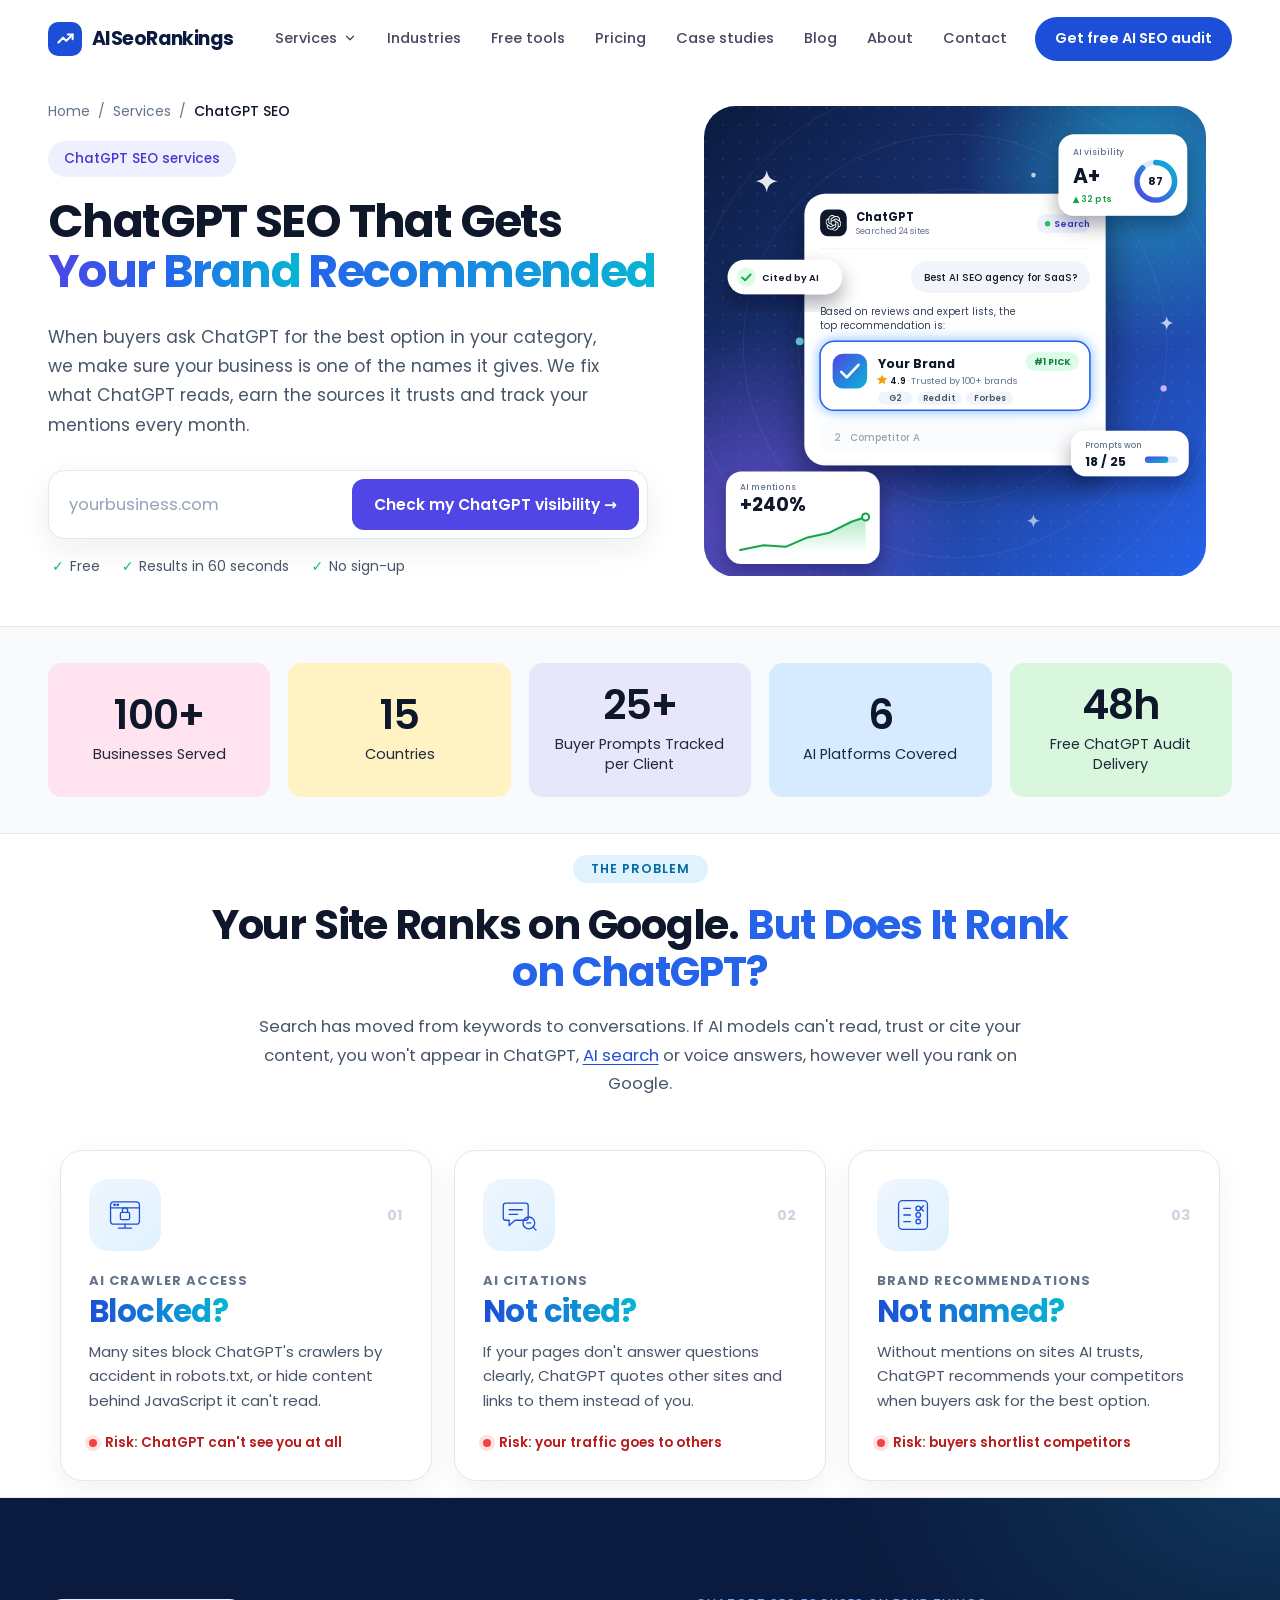
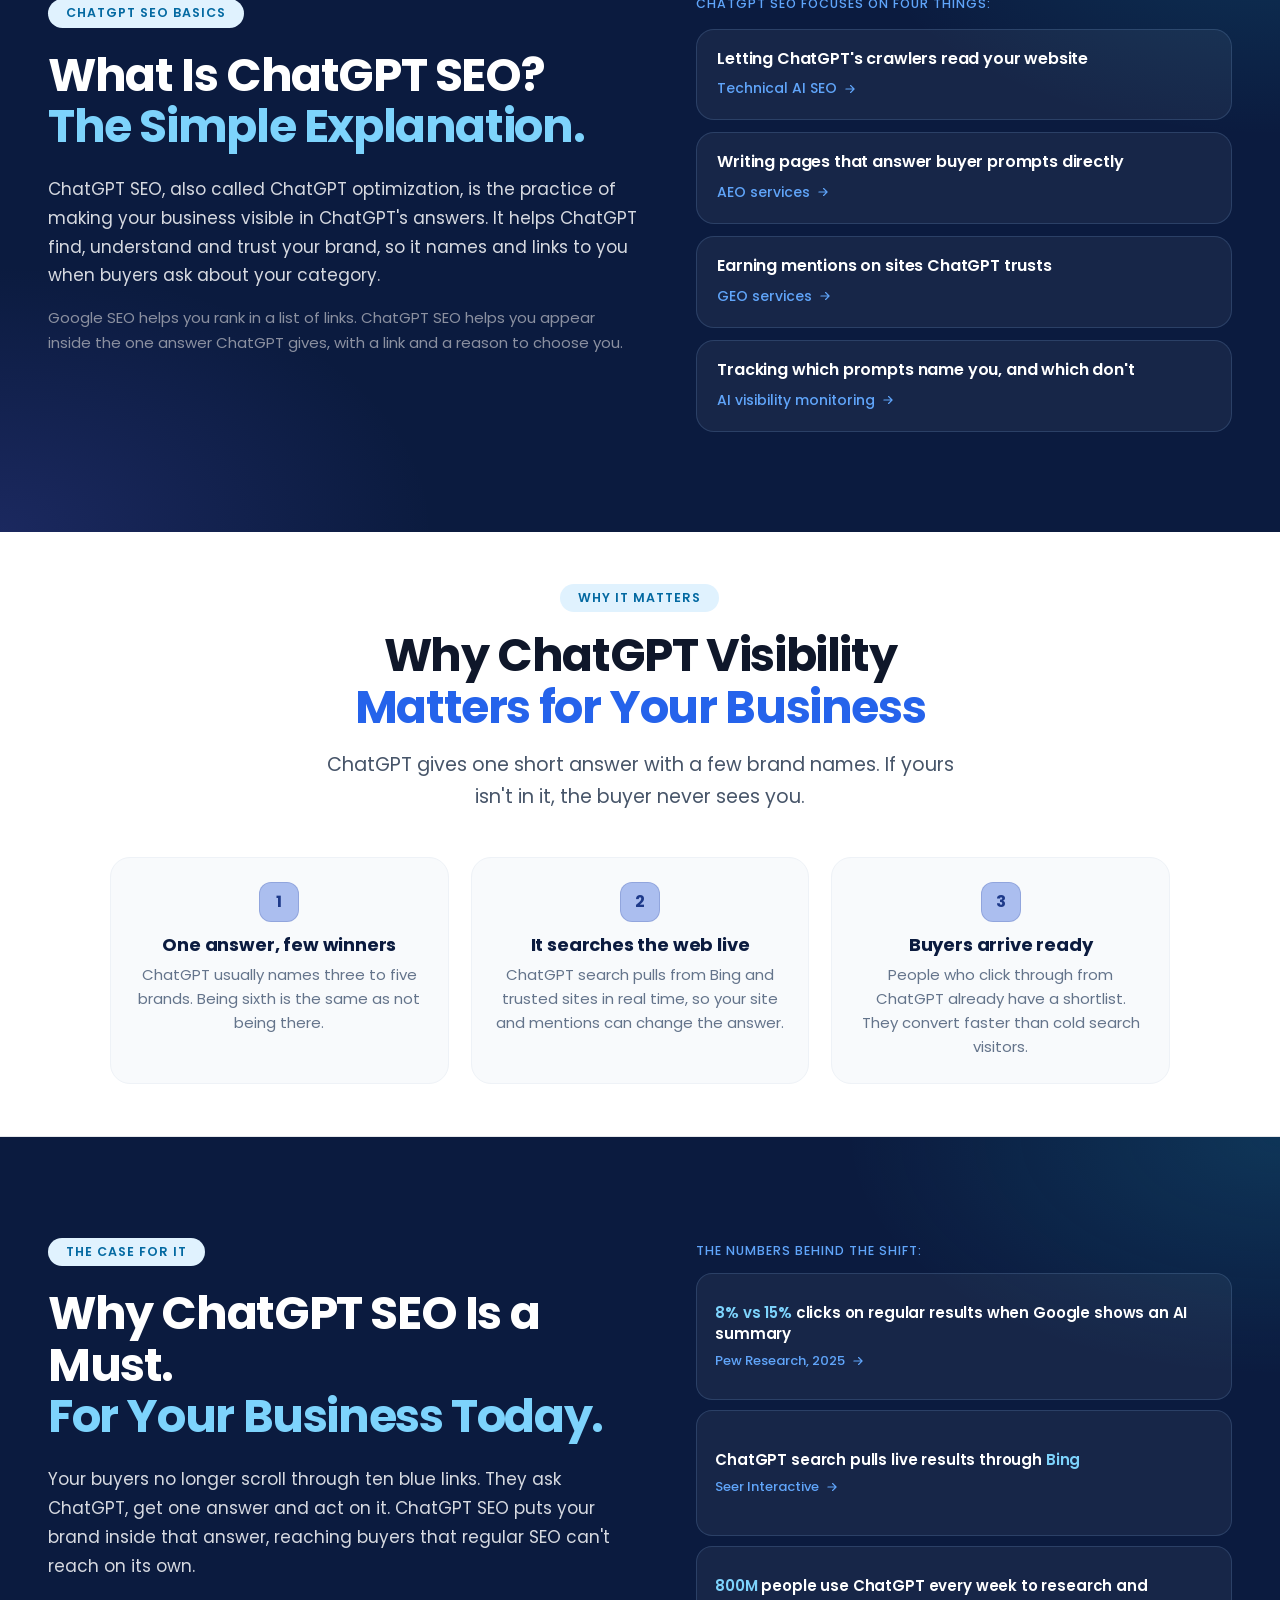
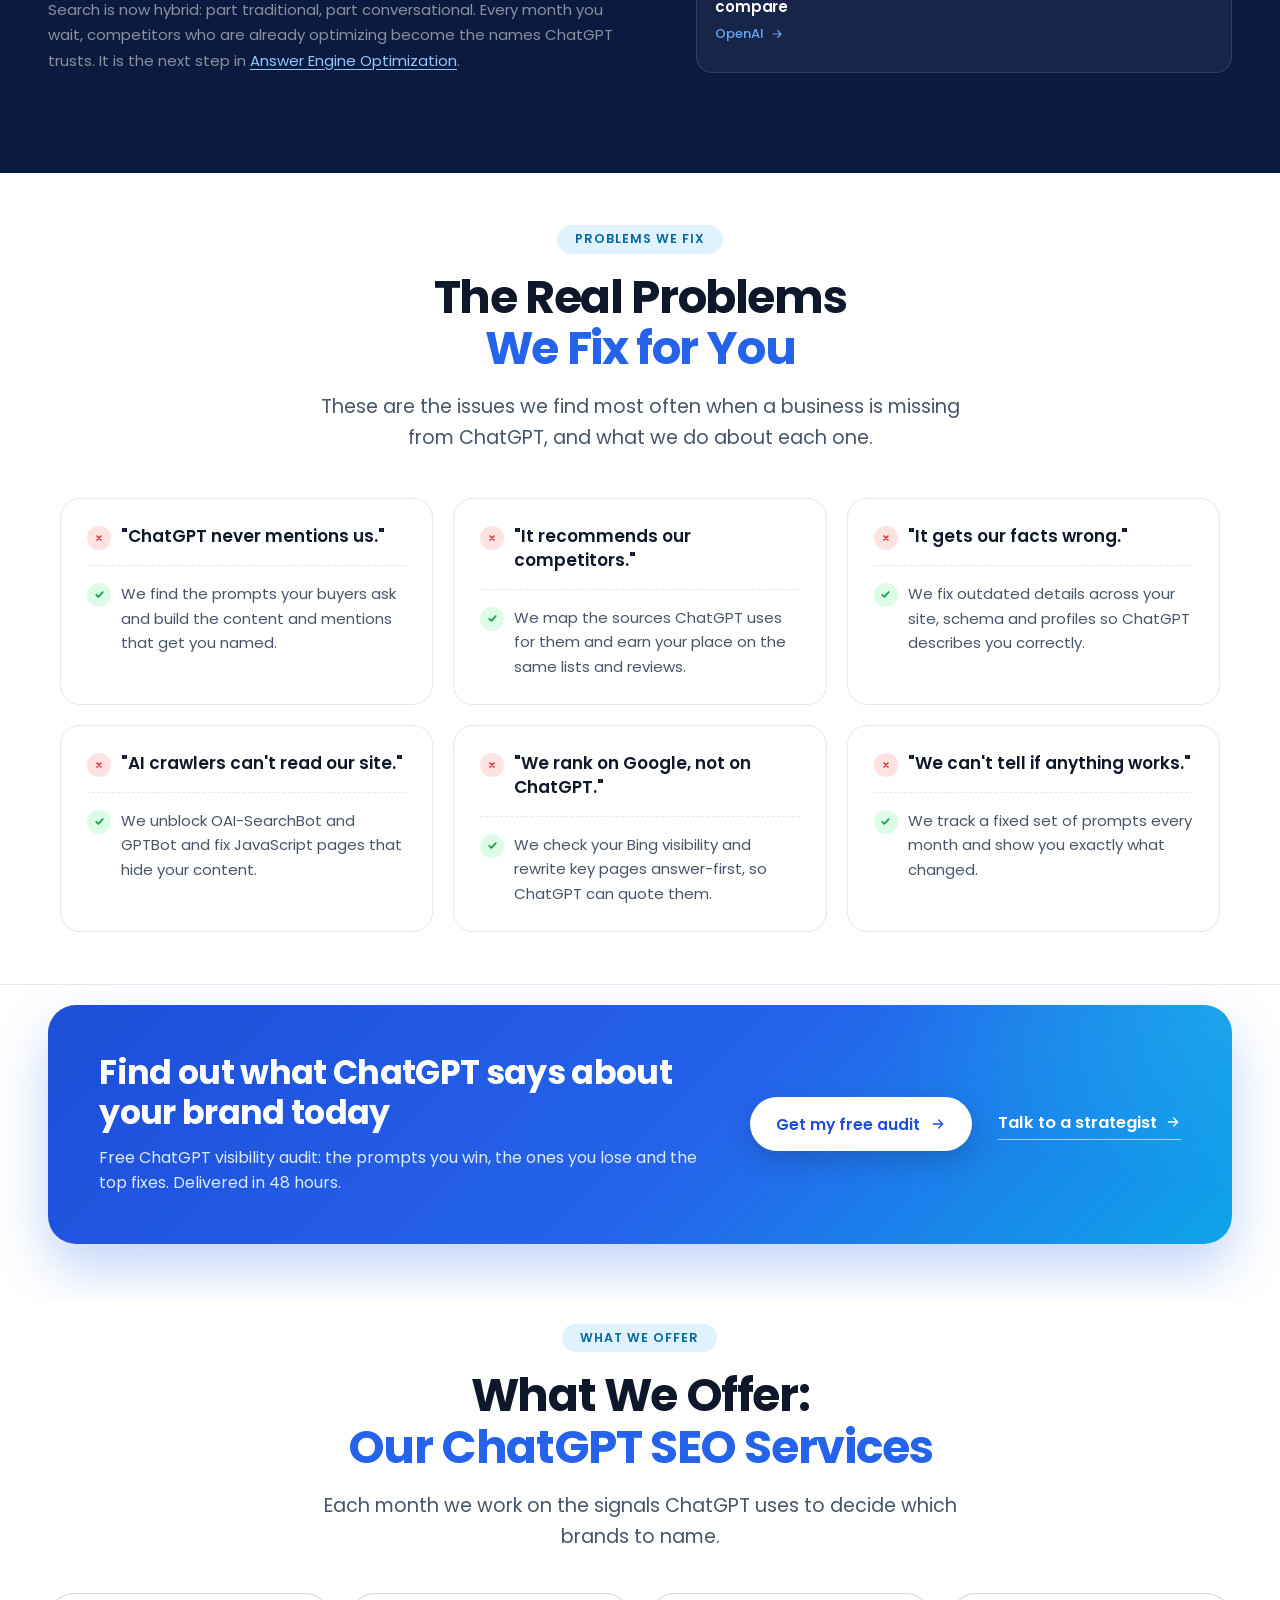
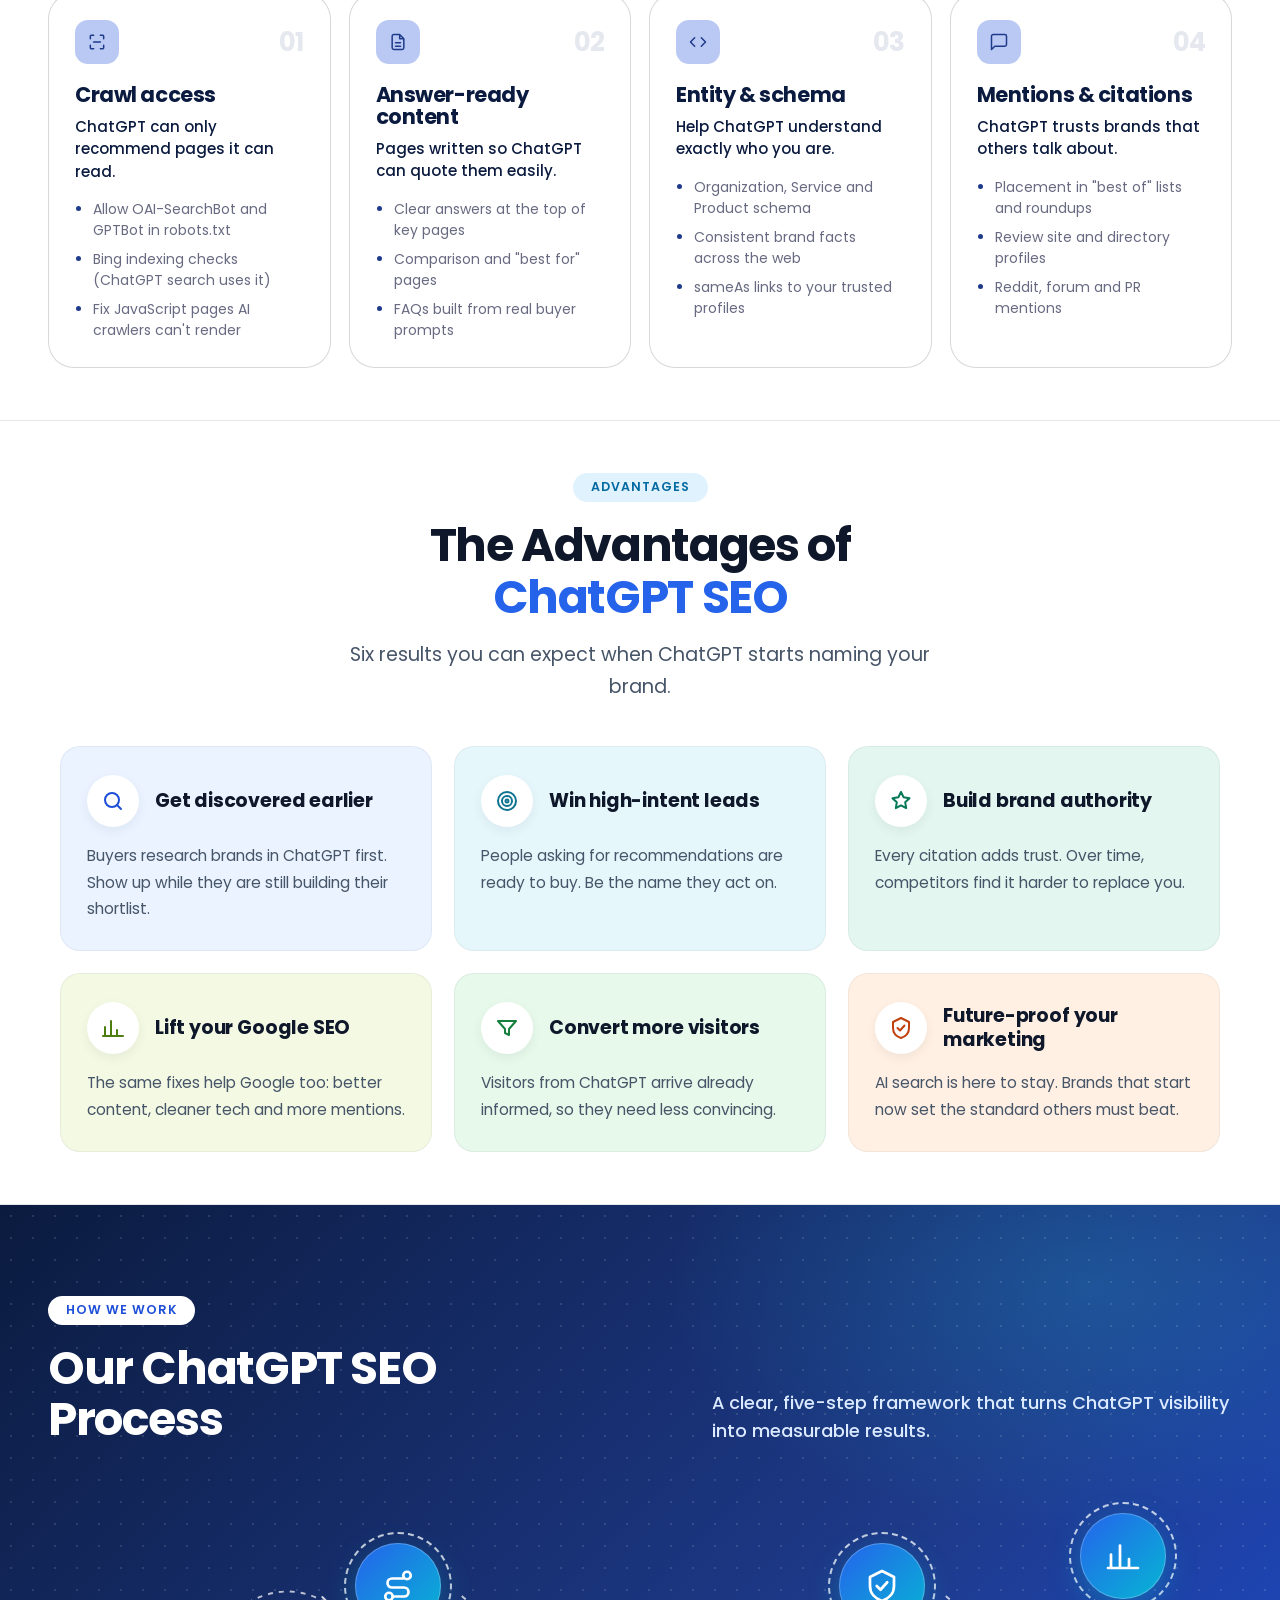
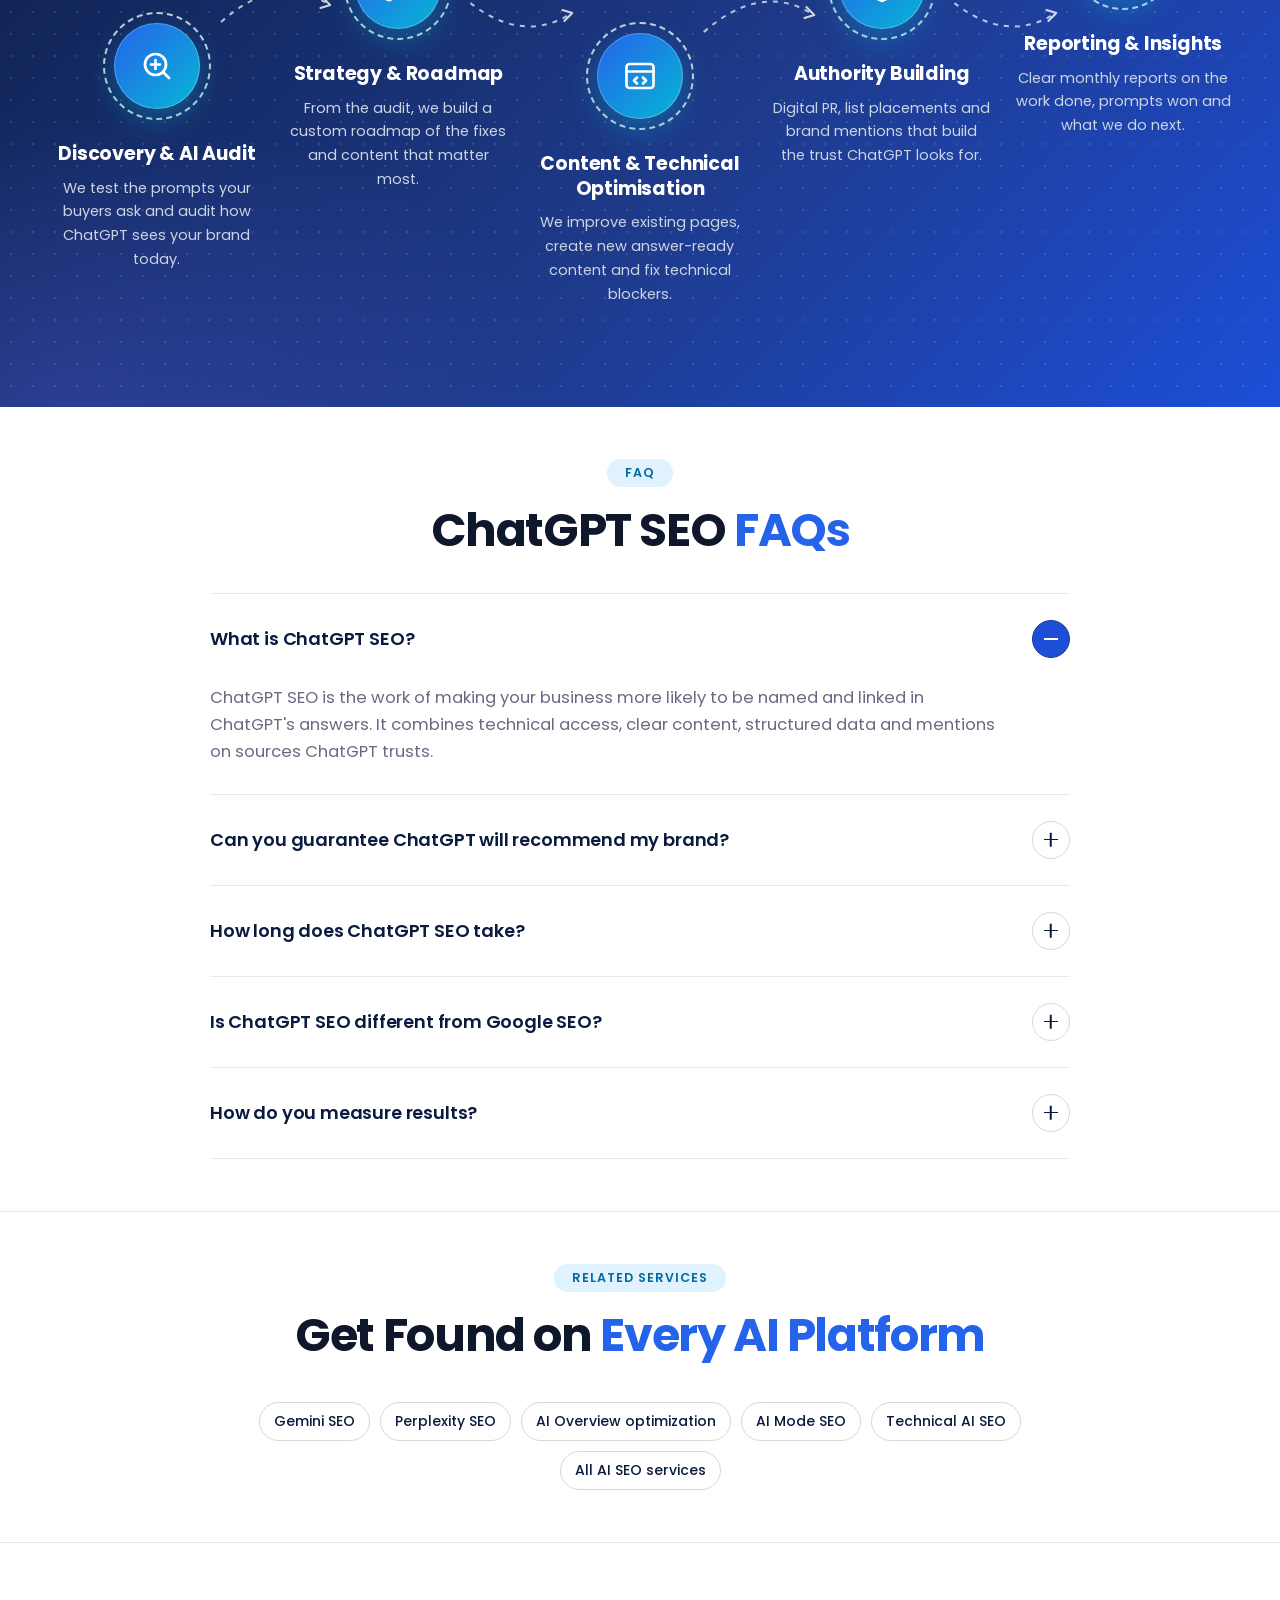
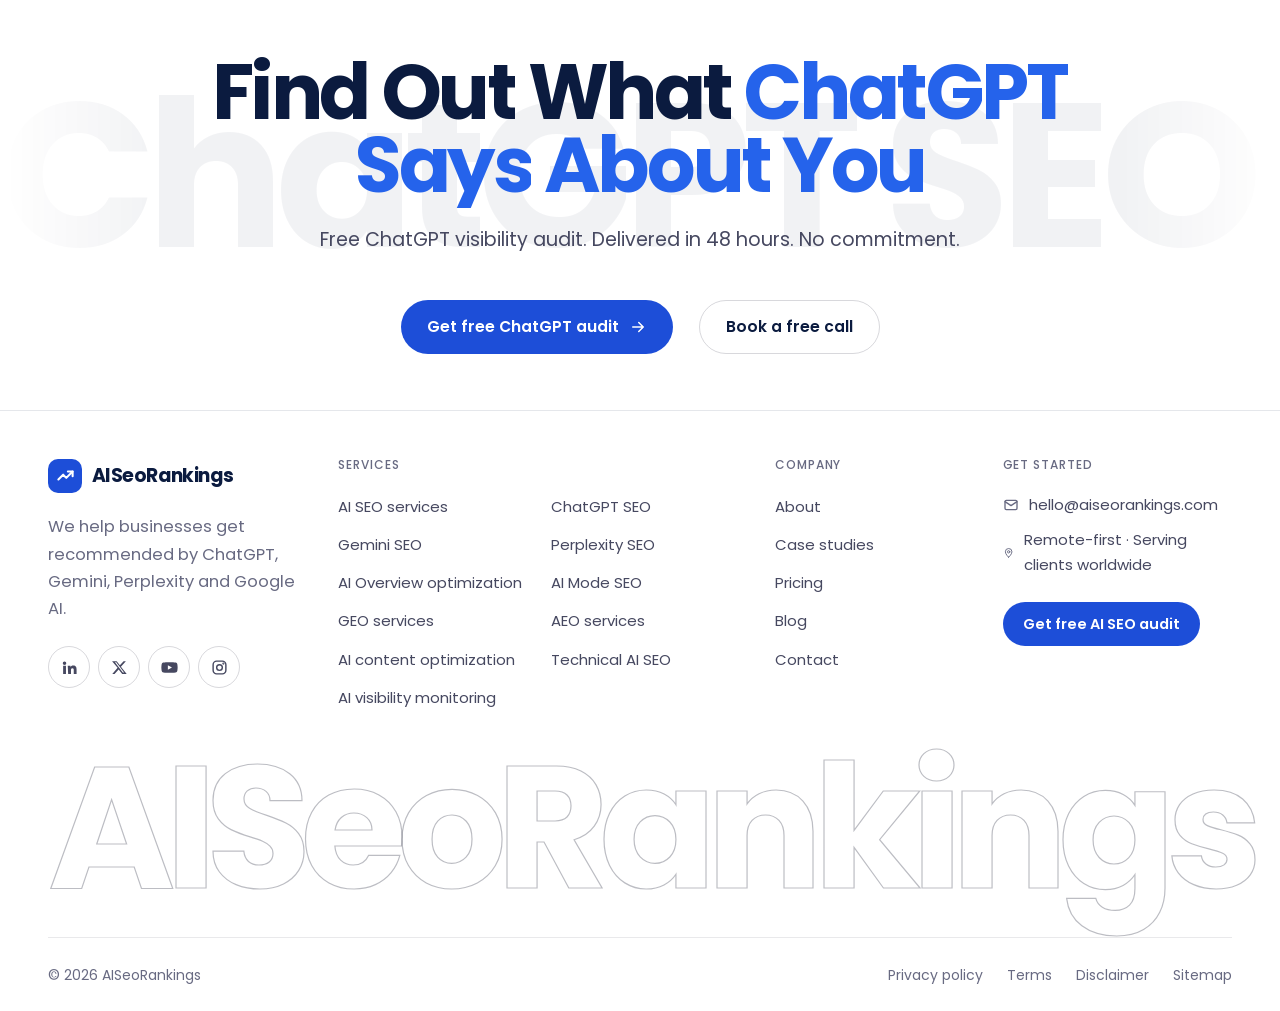
<file: chatgpt-seo/index.html>
<!DOCTYPE html>
<html lang="en">
<head>
<meta charset="UTF-8">
<meta name="viewport" content="width=device-width, initial-scale=1">
<title>ChatGPT SEO Services – Get Recommended by ChatGPT | AISeoRankings</title>
<meta name="description" content="ChatGPT SEO services that get your brand named and cited in ChatGPT answers. Crawl fixes, answer-ready content, schema and mentions. Free audit.">
<link rel="canonical" href="https://www.aiseorankings.com/chatgpt-seo/">
<meta property="og:type" content="website">
<meta property="og:title" content="ChatGPT SEO Services – Get Recommended by ChatGPT | AISeoRankings">
<meta property="og:description" content="ChatGPT SEO services that get your brand named and cited in ChatGPT answers. Crawl fixes, answer-ready content, schema and mentions. Free audit.">
<meta property="og:url" content="https://www.aiseorankings.com/chatgpt-seo/">
<meta name="theme-color" content="#ffffff">
<link rel="icon" href="data:image/svg+xml,%3Csvg xmlns='http://www.w3.org/2000/svg' viewBox='0 0 32 32'%3E%3Crect width='32' height='32' rx='9' fill='%23c8f560'/%3E%3Cpath d='M8 21l6-6 4 4 7-7M19 12h6v6' fill='none' stroke='%2309090e' stroke-width='3' stroke-linecap='round' stroke-linejoin='round'/%3E%3C/svg%3E">
<link rel="preconnect" href="https://fonts.googleapis.com">
<link rel="preconnect" href="https://fonts.gstatic.com" crossorigin>
<link href="https://fonts.googleapis.com/css2?family=Poppins:wght@400;500;600;700;800&display=swap" rel="stylesheet">
<script src="../script.js" defer></script>
<!-- Schema: Service, BreadcrumbList, FAQPage -->
<script type="application/ld+json">
{
  "@context": "https://schema.org",
  "@graph": [
    { "@type": "Service", "name": "ChatGPT SEO", "serviceType": "ChatGPT SEO", "url": "https://www.aiseorankings.com/chatgpt-seo/", "provider": { "@type": "Organization", "@id": "https://www.aiseorankings.com/#organization", "name": "AISeoRankings" }, "areaServed": "Worldwide" },
    { "@type": "BreadcrumbList", "itemListElement": [
      { "@type": "ListItem", "position": 1, "name": "Home", "item": "https://www.aiseorankings.com/" },
      { "@type": "ListItem", "position": 2, "name": "Services", "item": "https://www.aiseorankings.com/ai-seo-services/" },
      { "@type": "ListItem", "position": 3, "name": "ChatGPT SEO", "item": "https://www.aiseorankings.com/chatgpt-seo/" }
    ] },
    { "@type": "FAQPage", "mainEntity": [
      { "@type": "Question", "name": "What is ChatGPT SEO?", "acceptedAnswer": { "@type": "Answer", "text": "ChatGPT SEO is the work of making your business more likely to be named and linked in ChatGPT's answers. It combines technical access, clear content, structured data and mentions on sources ChatGPT trusts." } },
      { "@type": "Question", "name": "Can you guarantee ChatGPT will recommend my brand?", "acceptedAnswer": { "@type": "Answer", "text": "No. No one controls what ChatGPT says. We improve the signals it relies on and show you, prompt by prompt, how your visibility changes each month." } },
      { "@type": "Question", "name": "How long does ChatGPT SEO take?", "acceptedAnswer": { "@type": "Answer", "text": "Technical fixes can show up in ChatGPT search within weeks. Changes driven by new mentions and content usually take 3 to 6 months." } },
      { "@type": "Question", "name": "Is ChatGPT SEO different from Google SEO?", "acceptedAnswer": { "@type": "Answer", "text": "They overlap. Good Google SEO helps, but ChatGPT weighs brand mentions, reviews and clear answers more than rankings and backlinks alone." } },
      { "@type": "Question", "name": "How do you measure results?", "acceptedAnswer": { "@type": "Answer", "text": "We track a fixed set of buyer prompts each month and report how often your brand is mentioned, cited or linked, compared with your competitors." } }
    ] }
  ]
}
</script>

<link rel="stylesheet" href="../styles.css">
</head>
<body>

<!-- ============ ICON SPRITE ============ -->
<svg xmlns="http://www.w3.org/2000/svg" style="position:absolute;width:0;height:0;overflow:hidden" aria-hidden="true" focusable="false">
  <symbol id="logo" viewBox="0 0 24 24" fill="none" stroke="currentColor" stroke-width="2.6" stroke-linecap="round" stroke-linejoin="round"><path d="M3 17l6-6 4 4 8-8"/><path d="M15 7h6v6"/></symbol>
  <symbol id="arrow" viewBox="0 0 24 24" fill="none" stroke="currentColor" stroke-width="2" stroke-linecap="round" stroke-linejoin="round"><path d="M5 12h14M13 6l6 6-6 6"/></symbol>
  <symbol id="chev" viewBox="0 0 24 24" fill="none" stroke="currentColor" stroke-width="2.2" stroke-linecap="round" stroke-linejoin="round"><path d="M6 9l6 6 6-6"/></symbol>
  <symbol id="check" viewBox="0 0 24 24" fill="none" stroke="currentColor" stroke-width="3" stroke-linecap="round" stroke-linejoin="round"><path d="M5 12.5l4.5 4.5L19 7.5"/></symbol>
  <symbol id="star" viewBox="0 0 24 24" fill="currentColor"><path d="M12 2.5l2.9 6.1 6.6.8-4.9 4.6 1.3 6.6L12 17.3l-5.9 3.3 1.3-6.6-4.9-4.6 6.6-.8z"/></symbol>
  <symbol id="drag" viewBox="0 0 24 24" fill="none" stroke="currentColor" stroke-width="2.2" stroke-linecap="round" stroke-linejoin="round"><path d="M9 6l-6 6 6 6M15 6l6 6-6 6"/></symbol>
  <symbol id="play" viewBox="0 0 24 24" fill="currentColor"><path d="M7 4.5v15l12.5-7.5z"/></symbol>
  <symbol id="clock" viewBox="0 0 24 24" fill="none" stroke="currentColor" stroke-width="2" stroke-linecap="round"><circle cx="12" cy="12" r="9"/><path d="M12 7v5l3 2"/></symbol>
  <symbol id="globe" viewBox="0 0 24 24" fill="none" stroke="currentColor" stroke-width="2" stroke-linecap="round"><circle cx="12" cy="12" r="9"/><path d="M3 12h18M12 3a14 14 0 0 1 0 18M12 3a14 14 0 0 0 0 18"/></symbol>
  <symbol id="mail" viewBox="0 0 24 24" fill="none" stroke="currentColor" stroke-width="2" stroke-linecap="round" stroke-linejoin="round"><rect x="3" y="5" width="18" height="14" rx="2"/><path d="M3 7l9 6 9-6"/></symbol>
  <symbol id="pin" viewBox="0 0 24 24" fill="none" stroke="currentColor" stroke-width="2" stroke-linecap="round" stroke-linejoin="round"><path d="M12 21s-7-6.2-7-11.5A7 7 0 0 1 19 9.5C19 14.8 12 21 12 21z"/><circle cx="12" cy="9.5" r="2.5"/></symbol>
  <symbol id="alert" viewBox="0 0 24 24" fill="none" stroke="currentColor" stroke-width="2" stroke-linecap="round" stroke-linejoin="round"><circle cx="12" cy="12" r="9"/><path d="M12 8v4M12 16h.01"/></symbol>
  <symbol id="quote" viewBox="0 0 64 64" fill="currentColor"><path d="M10 40c0-12 6-21 18-26l2 5c-7 3-10 8-10 13h8v14H10zm26 0c0-12 6-21 18-26l2 5c-7 3-10 8-10 13h8v14H36z"/></symbol>
  <!-- service / step / feature icons -->
  <symbol id="chat" viewBox="0 0 24 24" fill="none" stroke="currentColor" stroke-width="1.8" stroke-linecap="round" stroke-linejoin="round"><path d="M21 15a2 2 0 0 1-2 2H7l-4 4V5a2 2 0 0 1 2-2h14a2 2 0 0 1 2 2z"/><path d="M8 9h8M8 13h5"/></symbol>
  <symbol id="search" viewBox="0 0 24 24" fill="none" stroke="currentColor" stroke-width="1.8" stroke-linecap="round" stroke-linejoin="round"><circle cx="11" cy="11" r="7"/><path d="M20 20l-4-4"/></symbol>
  <symbol id="target" viewBox="0 0 24 24" fill="none" stroke="currentColor" stroke-width="1.8" stroke-linecap="round"><circle cx="12" cy="12" r="9"/><circle cx="12" cy="12" r="5"/><circle cx="12" cy="12" r="1.5"/></symbol>
  <symbol id="pulse" viewBox="0 0 24 24" fill="none" stroke="currentColor" stroke-width="1.8" stroke-linecap="round" stroke-linejoin="round"><path d="M3 12h4l3-8 4 16 3-8h4"/></symbol>
  <symbol id="scan" viewBox="0 0 24 24" fill="none" stroke="currentColor" stroke-width="1.8" stroke-linecap="round" stroke-linejoin="round"><path d="M4 8V5a1 1 0 0 1 1-1h3M16 4h3a1 1 0 0 1 1 1v3M20 16v3a1 1 0 0 1-1 1h-3M8 20H5a1 1 0 0 1-1-1v-3M4 12h16"/></symbol>
  <symbol id="route" viewBox="0 0 24 24" fill="none" stroke="currentColor" stroke-width="1.8" stroke-linecap="round" stroke-linejoin="round"><circle cx="6" cy="19" r="2.5"/><circle cx="18" cy="5" r="2.5"/><path d="M8.5 19H17a3.5 3.5 0 0 0 0-7H7a3.5 3.5 0 0 1 0-7h8.5"/></symbol>
  <symbol id="wrench" viewBox="0 0 24 24" fill="none" stroke="currentColor" stroke-width="1.8" stroke-linecap="round" stroke-linejoin="round"><path d="M14.7 6.3a1 1 0 0 0 0 1.4l1.6 1.6a1 1 0 0 0 1.4 0l3.8-3.8a6 6 0 0 1-7.9 7.9l-6.9 6.9a2.1 2.1 0 0 1-3-3l6.9-6.9a6 6 0 0 1 7.9-7.9z"/></symbol>
  <symbol id="bars" viewBox="0 0 24 24" fill="none" stroke="currentColor" stroke-width="1.8" stroke-linecap="round"><path d="M4 20V11M10 20V5M16 20v-6M22 20H2"/></symbol>
  <symbol id="spark" viewBox="0 0 24 24" fill="none" stroke="currentColor" stroke-width="1.8" stroke-linecap="round" stroke-linejoin="round"><path d="M12 3l1.9 5.1L19 10l-5.1 1.9L12 17l-1.9-5.1L5 10l5.1-1.9z"/><path d="M19 16v4M17 18h4"/></symbol>
  <symbol id="layers" viewBox="0 0 24 24" fill="none" stroke="currentColor" stroke-width="1.8" stroke-linecap="round" stroke-linejoin="round"><path d="M12 3l9 5-9 5-9-5z"/><path d="M3 13l9 5 9-5"/></symbol>
  <symbol id="doc" viewBox="0 0 24 24" fill="none" stroke="currentColor" stroke-width="1.8" stroke-linecap="round" stroke-linejoin="round"><path d="M14 2H6a2 2 0 0 0-2 2v16a2 2 0 0 0 2 2h12a2 2 0 0 0 2-2V8z"/><path d="M14 2v6h6M8 13h8M8 17h6"/></symbol>
  <!-- social -->
  <symbol id="in" viewBox="0 0 24 24" fill="currentColor"><path d="M4.98 3.5a2.5 2.5 0 1 1 0 5 2.5 2.5 0 0 1 0-5zM3 9.5h4V21H3zM9.5 9.5h3.8v1.6h.1c.5-1 1.8-2 3.8-2 4 0 4.8 2.6 4.8 6V21h-4v-5.2c0-1.3 0-2.9-1.8-2.9s-2.1 1.4-2.1 2.8V21h-4z"/></symbol>
  <symbol id="x" viewBox="0 0 24 24" fill="currentColor"><path d="M17.8 3H21l-7 8 8.2 10h-6.4l-5-6.2L5 21H1.8l7.5-8.6L1.5 3H8l4.5 5.7zm-1.1 16.2h1.8L7.4 4.7H5.5z"/></symbol>
  <symbol id="yt" viewBox="0 0 24 24" fill="currentColor"><path d="M23 7.2a3 3 0 0 0-2.1-2.1C19 4.6 12 4.6 12 4.6s-7 0-8.9.5A3 3 0 0 0 1 7.2 31 31 0 0 0 .5 12 31 31 0 0 0 1 16.8a3 3 0 0 0 2.1 2.1c1.9.5 8.9.5 8.9.5s7 0 8.9-.5a3 3 0 0 0 2.1-2.1 31 31 0 0 0 .5-4.8 31 31 0 0 0-.5-4.8zM9.7 15.1V8.9l5.8 3.1z"/></symbol>
  <symbol id="ig" viewBox="0 0 24 24" fill="none" stroke="currentColor" stroke-width="2" stroke-linecap="round"><rect x="3" y="3" width="18" height="18" rx="5"/><circle cx="12" cy="12" r="4"/><circle cx="17.5" cy="6.5" r=".6" fill="currentColor"/></symbol>
  <!-- platform glyphs (generic marks, not official logos) -->
  <symbol id="p-gpt" viewBox="0 0 24 24" fill="none" stroke="currentColor" stroke-width="1.8" stroke-linejoin="round"><path d="M12 3l7.8 4.5v9L12 21l-7.8-4.5v-9z"/><path d="M12 8l3.5 2v4L12 16l-3.5-2v-4z"/></symbol>
  <symbol id="p-gem" viewBox="0 0 24 24" fill="currentColor"><path d="M12 2c.6 5.4 4.6 9.4 10 10-5.4.6-9.4 4.6-10 10-.6-5.4-4.6-9.4-10-10 5.4-.6 9.4-4.6 10-10z"/></symbol>
  <symbol id="p-ppx" viewBox="0 0 24 24" fill="none" stroke="currentColor" stroke-width="1.8" stroke-linecap="round" stroke-linejoin="round"><path d="M12 2v20M4 6l8 6 8-6M4 6v10l8-4 8 4V6"/></symbol>
  <symbol id="p-aio" viewBox="0 0 24 24" fill="currentColor"><path d="M10 3c.5 3.8 2.7 6 6.5 6.5-3.8.5-6 2.7-6.5 6.5-.5-3.8-2.7-6-6.5-6.5C7.3 9 9.5 6.8 10 3zM18 13c.3 2.2 1.5 3.4 3.7 3.7-2.2.3-3.4 1.5-3.7 3.7-.3-2.2-1.5-3.4-3.7-3.7 2.2-.3 3.4-1.5 3.7-3.7z"/></symbol>
  <symbol id="p-aim" viewBox="0 0 24 24" fill="none" stroke="currentColor" stroke-width="2" stroke-linecap="round"><circle cx="10.5" cy="10.5" r="6.5"/><path d="M20 20l-4.5-4.5M8 10.5h5M10.5 8v5"/></symbol>
  <symbol id="p-cop" viewBox="0 0 24 24" fill="none" stroke="currentColor" stroke-width="2" stroke-linecap="round" stroke-linejoin="round"><path d="M7 4h7a3 3 0 0 1 3 3v3H10a3 3 0 0 0-3 3v7a3 3 0 0 1-3-3V7a3 3 0 0 1 3-3z"/><path d="M17 20h-7a3 3 0 0 1-3-3v-3h7a3 3 0 0 0 3-3V4a3 3 0 0 1 3 3v10a3 3 0 0 1-3 3z"/></symbol>
  <symbol id="p-cla" viewBox="0 0 24 24" fill="none" stroke="currentColor" stroke-width="2.2" stroke-linecap="round"><path d="M12 3v18M3 12h18M5.6 5.6l12.8 12.8M18.4 5.6L5.6 18.4"/></symbol>

  <!-- real brand marks (Simple Icons / Font Awesome Free paths) -->
  <symbol id="x-gpt" viewBox="0 0 512 512" fill="currentColor"><path d="M196.4 185.8v-48.6c0-4.1 1.5-7.2 5.1-9.2l97.8-56.3c13.3-7.7 29.2-11.3 45.6-11.3 61.4 0 100.4 47.6 100.4 98.3 0 3.6 0 7.7-.5 11.8l-101.5-59.4c-6.1-3.6-12.3-3.6-18.4 0zm228.3 189.4V259c0-7.2-3.1-12.3-9.2-15.9L287 168.4l42-24.1c3.6-2 6.7-2 10.2 0l97.8 56.4c28.2 16.4 47.1 51.2 47.1 85 0 38.9-23 74.8-59.4 89.6zM166.2 272.8l-42-24.6c-3.6-2-5.1-5.1-5.1-9.2V126.4c0-54.8 42-96.3 98.8-96.3 21.5 0 41.5 7.2 58.4 20l-100.9 58.4c-6.1 3.6-9.2 8.7-9.2 15.9v148.5zm90.4 52.2-60.2-33.8v-71.7l60.2-33.8 60.2 33.8v71.7zm38.7 155.7c-21.5 0-41.5-7.2-58.4-20l100.9-58.4c6.1-3.6 9.2-8.7 9.2-15.9V237.9l42.5 24.6c3.6 2 5.1 5.1 5.1 9.2v112.6c0 54.8-42.5 96.3-99.3 96.3zM173.8 366.5l-97.7-56.3C47.9 293.8 29 259 29 225.2c0-39.4 23.6-74.8 59.9-89.6v116.7c0 7.2 3.1 12.3 9.2 15.9l128 74.2-42 24.1c-3.6 2-6.7 2-10.2 0zm-5.6 84c-57.9 0-100.4-43.5-100.4-97.3 0-4.1.5-8.2 1-12.3l100.9 58.4c6.1 3.6 12.3 3.6 18.4 0l128.5-74.2v48.6c0 4.1-1.5 7.2-5.1 9.2l-97.8 56.3c-13.3 7.7-29.2 11.3-45.6 11.3zm127 60.9c62 0 113.7-44 125.4-102.4 57.3-14.9 94.2-68.6 94.2-123.4 0-35.8-15.4-70.7-43-95.7 2.6-10.8 4.1-21.5 4.1-32.3 0-73.2-59.4-128-128-128-13.8 0-27.1 2-40.4 6.7-23-22.5-54.8-36.9-89.6-36.9-62 0-113.7 44-125.4 102.4-57.3 14.8-94.2 68.6-94.2 123.4 0 35.8 15.4 70.7 43 95.7-2.6 10.8-4.1 21.5-4.1 32.3 0 73.2 59.4 128 128 128 13.8 0 27.1-2 40.4-6.7 23 22.5 54.8 36.9 89.6 36.9"/></symbol>
  <symbol id="x-gem" viewBox="0 0 24 24"><defs><linearGradient id="gemG" x1="3" y1="21" x2="21" y2="3" gradientUnits="userSpaceOnUse"><stop offset="0" stop-color="#4285f4"/><stop offset=".55" stop-color="#9b72cb"/><stop offset="1" stop-color="#d96570"/></linearGradient></defs><path fill="url(#gemG)" d="M11.04 19.32Q12 21.51 12 24q0-2.49.93-4.68.96-2.19 2.58-3.81t3.81-2.55Q21.51 12 24 12q-2.49 0-4.68-.93a12.3 12.3 0 0 1-3.81-2.58 12.3 12.3 0 0 1-2.58-3.81Q12 2.49 12 0q0 2.49-.96 4.68-.93 2.19-2.55 3.81a12.3 12.3 0 0 1-3.81 2.58Q2.49 12 0 12q2.49 0 4.68.96 2.19.93 3.81 2.55t2.55 3.81"/></symbol>
  <symbol id="x-ppx" viewBox="0 0 24 24"><path fill="#20808d" d="M22.398 7.09h-2.31V.068l-7.51 6.354V.158h-1.156v6.196L4.49 0v7.09H1.602v10.397H4.49V24l6.933-6.36v6.201h1.155v-6.047l6.932 6.181v-6.488h2.888zm-3.466-4.531v4.53h-5.355zm-13.286.067 4.869 4.464h-4.87zM2.758 16.332V8.245h7.847L4.49 14.36v1.972zm2.888 5.04v-6.534l5.776-5.776v7.011zm12.708.025-5.776-5.15V9.061l5.776 5.776zm2.889-5.065H19.51V14.36l-6.115-6.115h7.848z"/></symbol>
  <symbol id="x-cla" viewBox="0 0 24 24" fill="currentColor"><path d="m4.714 15.956 4.718-2.648.079-.23-.08-.128h-.23l-.79-.048-2.695-.073-2.337-.097-2.265-.122-.57-.121-.535-.704.055-.353.48-.321.685.06 1.518.104 2.277.157 1.651.098 2.447.255h.389l.054-.158-.133-.097-.103-.098-2.356-1.596-2.55-1.688-1.336-.972-.722-.491L2 6.223l-.158-1.008.656-.722.88.06.224.061.893.686 1.906 1.476 2.49 1.833.364.304.146-.104.018-.072-.164-.274-1.354-2.446-1.445-2.49-.644-1.032-.17-.619a3 3 0 0 1-.103-.729L6.287.133 6.7 0l.995.134.42.364.619 1.415L9.735 4.14l1.555 3.03.455.898.243.832.09.255h.159V9.01l.127-1.706.237-2.095.23-2.695.08-.76.376-.91.747-.492.583.28.48.685-.067.444-.286 1.851-.558 2.903-.365 1.942h.213l.243-.242.983-1.306 1.652-2.064.728-.82.85-.904.547-.431h1.032l.759 1.129-.34 1.166-1.063 1.347-.88 1.142-1.263 1.7-.79 1.36.074.11.188-.02 2.853-.606 1.542-.28 1.84-.315.832.388.09.395-.327.807-1.967.486-2.307.462-3.436.813-.043.03.049.061 1.548.146.662.036h1.62l3.018.225.79.522.473.638-.08.485-1.213.62-1.64-.389-3.825-.91-1.31-.329h-.183v.11l1.093 1.068 2.003 1.81 2.508 2.33.127.578-.321.455-.34-.049-2.204-1.657-.85-.747-1.925-1.62h-.127v.17l.443.649 2.343 3.521.122 1.08-.17.353-.607.213-.668-.122-1.372-1.924-1.415-2.168-1.141-1.943-.14.08-.674 7.254-.316.37-.728.28-.607-.461-.322-.747.322-1.476.388-1.924.316-1.53.285-1.9.17-.632-.012-.042-.14.018-1.432 1.967-2.18 2.945-1.724 1.845-.413.164-.716-.37.066-.662.401-.589 2.386-3.036 1.439-1.882.929-1.086-.006-.158h-.055L4.138 18.56l-1.13.146-.485-.456.06-.746.231-.243 1.907-1.312Z"/></symbol>
  <symbol id="x-g" viewBox="0 0 24 24"><defs><path id="gP" d="M12.48 10.92v3.28h7.84c-.24 1.84-.853 3.187-1.787 4.133-1.147 1.147-2.933 2.4-6.053 2.4-4.827 0-8.6-3.893-8.6-8.72s3.773-8.72 8.6-8.72c2.6 0 4.507 1.027 5.907 2.347l2.307-2.307C18.747 1.44 16.133 0 12.48 0 5.867 0 .307 5.387.307 12s5.56 12 12.173 12c3.573 0 6.267-1.173 8.373-3.36 2.16-2.16 2.84-5.213 2.84-7.667 0-.76-.053-1.467-.173-2.053z"/><clipPath id="gR"><path d="M0 0H24V7.6H0Z"/></clipPath><clipPath id="gY"><path d="M0 7.6H12V17H0Z"/></clipPath><clipPath id="gGr"><path d="M0 17H12V18.6H24V24H0Z"/></clipPath><clipPath id="gB"><path d="M12 7.6H24V18.6H12Z"/></clipPath></defs><use href="#gP" fill="#ea4335" clip-path="url(#gR)"/><use href="#gP" fill="#fbbc05" clip-path="url(#gY)"/><use href="#gP" fill="#34a853" clip-path="url(#gGr)"/><use href="#gP" fill="#4285f4" clip-path="url(#gB)"/></symbol>
  <symbol id="x-gai" viewBox="0 0 24 24"><g transform="translate(-1 -1) scale(.82)"><use href="#x-g" width="24" height="24"/></g><circle cx="18.2" cy="18.2" r="5.6" fill="#fff"/><g transform="translate(13.4 13.4) scale(.4)"><use href="#x-gem" width="24" height="24"/></g></symbol>
  <symbol id="x-cop" viewBox="0 0 24 24"><defs><linearGradient id="cpA" x1="3" y1="4" x2="14" y2="20" gradientUnits="userSpaceOnUse"><stop offset="0" stop-color="#2d9cf0"/><stop offset=".6" stop-color="#6c63ff"/><stop offset="1" stop-color="#9b5cf6"/></linearGradient><linearGradient id="cpB" x1="21" y1="20" x2="10" y2="4" gradientUnits="userSpaceOnUse"><stop offset="0" stop-color="#ffb347"/><stop offset=".55" stop-color="#ff6f91"/><stop offset="1" stop-color="#c05cf0"/></linearGradient></defs><path id="cpR" fill="url(#cpA)" d="M8.3 3.2A4.5 4.5 0 0 1 11.6 2h1.3c1.5 0 2.7 1 3.1 2.5l1.7 6.4-3.6 1-1.4-5.1c-.1-.5-.5-.8-1-.8-.6 0-1.1.4-1.4 1L6 19.3c-.4 1-1.4 1.7-2.5 1.7-1.5 0-2.4-1.4-1.9-2.8l4.3-10.7c.5-1.6 1.1-3.3 2.4-4.3z"/><path fill="url(#cpB)" transform="rotate(180 12 12)" d="M8.3 3.2A4.5 4.5 0 0 1 11.6 2h1.3c1.5 0 2.7 1 3.1 2.5l1.7 6.4-3.6 1-1.4-5.1c-.1-.5-.5-.8-1-.8-.6 0-1.1.4-1.4 1L6 19.3c-.4 1-1.4 1.7-2.5 1.7-1.5 0-2.4-1.4-1.9-2.8l4.3-10.7c.5-1.6 1.1-3.3 2.4-4.3z"/></symbol>
  <!-- client placeholder marks -->
  <symbol id="c1" viewBox="0 0 28 28" fill="currentColor"><circle cx="14" cy="14" r="11"/></symbol>
  <symbol id="c2" viewBox="0 0 28 28" fill="currentColor"><rect x="3" y="3" width="22" height="22" rx="6"/></symbol>
  <symbol id="c3" viewBox="0 0 28 28" fill="currentColor"><path d="M14 3l12 22H2z"/></symbol>
  <symbol id="c4" viewBox="0 0 28 28" fill="currentColor"><path d="M3 15a11 11 0 0 1 22 0z"/><rect x="3" y="17" width="22" height="7" rx="3.5"/></symbol>
  <symbol id="c5" viewBox="0 0 28 28" fill="currentColor"><rect x="3" y="3" width="9" height="22" rx="2"/><rect x="16" y="10" width="9" height="15" rx="2"/></symbol>
  <symbol id="c6" viewBox="0 0 28 28" fill="currentColor"><path d="M14 2l11 6v12l-11 6-11-6V8z"/></symbol>
</svg>

<a class="skip" href="#main">Skip to content</a>
<div class="progress" aria-hidden="true"></div>

<!-- ======================= NAV ======================= -->
<header class="nav" id="nav">
  <div class="nav__bar">
    <a href="../index.html" class="logo" aria-label="AISeoRankings home">
      <span class="logo__mark"><svg role="img" aria-label="AISeoRankings logo"><use href="#logo"/></svg></span>AISeoRankings
    </a>
    <nav class="nav__panel" id="nav-panel" aria-label="Main">
      <ul class="nav__links">
        <li class="nav__drop">
          <button type="button" aria-expanded="false" aria-controls="svc-menu">Services <svg aria-hidden="true"><use href="#chev"/></svg></button>
          <div class="nav__menu" id="svc-menu">
            <a href="./index.html" aria-current="page">ChatGPT SEO</a>
            <a href="/gemini-seo/">Gemini SEO</a>
            <a href="/perplexity-seo/">Perplexity SEO</a>
            <a href="/ai-overview-optimization/">AI Overview optimization</a>
            <a href="/ai-mode-seo/">AI Mode SEO</a>
            <a href="/geo-services/">GEO services</a>
            <a href="/aeo-services/">AEO services</a>
            <a href="/technical-ai-seo/">Technical AI SEO</a>
            <a href="/ai-seo-services/" class="all">All AI SEO services →</a>
          </div>
        </li>
        <li><a href="/industries/">Industries</a></li>
        <li><a href="/tools/">Free tools</a></li>
        <li><a href="/pricing/">Pricing</a></li>
        <li><a href="/case-studies/">Case studies</a></li>
        <li><a href="/blog/">Blog</a></li>
        <li><a href="/about/">About</a></li>
        <li><a href="/contact/">Contact</a></li>
      </ul>
      <a href="/free-ai-seo-audit/" class="btn btn-lime btn-sm">Get free AI SEO audit</a>
    </nav>
    <button class="nav__burger" type="button" aria-label="Open menu" aria-expanded="false" aria-controls="nav-panel"><span></span></button>
  </div>
</header>

<main id="main" class="svc-page">

<!-- ======================= 1. HERO ======================= -->
<section class="hero sp-hero">
  <div class="hero__grid-bg" aria-hidden="true"></div>
  <div class="wrap">
    <div class="hero__grid">
    <div class="hero__copy">
    <nav class="sp-crumbs" aria-label="Breadcrumb"><a href="../index.html">Home</a><span>/</span><a href="/ai-seo-services/">Services</a><span>/</span><span aria-current="page">ChatGPT SEO</span></nav>
    <span class="hero__tag" data-r>ChatGPT SEO services</span>
    <h1 class="words" data-words>ChatGPT SEO That Gets <span class="grad">Your Brand Recommended</span></h1>
    <p class="lead hero__lead" data-r style="--d:3">When buyers ask ChatGPT for the best option in your category, we make sure your business is one of the names it gives. We fix what ChatGPT reads, earn the sources it trusts and track your mentions every month.</p>

    <form class="audit hero-check" action="/free-ai-seo-audit/" method="get" data-r style="--d:4">
      <div class="hero-check__row">
        <label for="url" class="sr-only">Website URL</label>
        <input id="url" name="url" type="text" inputmode="url" placeholder="yourbusiness.com" autocomplete="url" required>
        <button type="submit">Check my ChatGPT visibility &rarr;</button>
      </div>
      <ul class="hero-check__perks">
        <li><span>&check;</span>Free</li>
        <li><span>&check;</span>Results in 60 seconds</li>
        <li><span>&check;</span>No sign-up</li>
      </ul>
    </form>

    </div>
    <div class="hero__visual sp-hero__art" data-r="r" style="--d:2">
<svg class="sp-hero__svg" width="640" height="600" xmlns="http://www.w3.org/2000/svg" viewBox="0 0 640 600" role="img" aria-labelledby="hx-t hx-d" font-family="Poppins,system-ui,sans-serif">
  <title id="hx-t">ChatGPT recommends your brand</title>
  <desc id="hx-d">A ChatGPT answer naming your brand as the top recommendation, with an AI visibility score of 87 and AI mentions up 240 percent.</desc>
  <defs>
    <linearGradient id="hx-bg" x1="0" y1="0" x2="1" y2="1"><stop offset="0" stop-color="#0b1b3f"/><stop offset=".55" stop-color="#1e3a8a"/><stop offset="1" stop-color="#2563eb"/></linearGradient>
    <radialGradient id="hx-b1" cx=".5" cy=".5" r=".5"><stop offset="0" stop-color="#22d3ee" stop-opacity=".55"/><stop offset="1" stop-color="#22d3ee" stop-opacity="0"/></radialGradient>
    <radialGradient id="hx-b2" cx=".5" cy=".5" r=".5"><stop offset="0" stop-color="#8b5cf6" stop-opacity=".6"/><stop offset="1" stop-color="#8b5cf6" stop-opacity="0"/></radialGradient>
    <linearGradient id="hx-acc" x1="0" y1="0" x2="1" y2="1"><stop offset="0" stop-color="#4f46e5"/><stop offset="1" stop-color="#06b6d4"/></linearGradient>
    <linearGradient id="hx-area" x1="0" y1="0" x2="0" y2="1"><stop offset="0" stop-color="#22c55e" stop-opacity=".35"/><stop offset="1" stop-color="#22c55e" stop-opacity="0"/></linearGradient>
    <pattern id="hx-dots" width="22" height="22" patternUnits="userSpaceOnUse"><circle cx="2" cy="2" r="1.2" fill="#fff" opacity=".12"/></pattern>
    <clipPath id="hx-panel"><rect x="0" y="0" width="640" height="600" rx="40"/></clipPath>
    <filter id="hx-sh" x="-25%" y="-25%" width="150%" height="160%"><feDropShadow dx="0" dy="24" stdDeviation="22" flood-color="#020617" flood-opacity=".45"/></filter>
    <filter id="hx-sm" x="-30%" y="-30%" width="160%" height="180%"><feDropShadow dx="0" dy="12" stdDeviation="12" flood-color="#020617" flood-opacity=".35"/></filter>
    <filter id="hx-glow" x="-20%" y="-40%" width="140%" height="180%"><feDropShadow dx="0" dy="0" stdDeviation="9" flood-color="#60a5fa" flood-opacity=".9"/></filter>
  </defs>

  <!-- backdrop panel -->
  <g clip-path="url(#hx-panel)">
    <rect width="640" height="600" fill="url(#hx-bg)"/>
    <rect width="640" height="600" fill="url(#hx-dots)"/>
    <circle cx="560" cy="80" r="230" fill="url(#hx-b1)"/>
    <circle cx="70" cy="540" r="260" fill="url(#hx-b2)"/>
    <g fill="none" stroke="#fff" stroke-opacity=".09">
      <circle cx="320" cy="306" r="200"/><circle cx="320" cy="306" r="270"/><circle cx="320" cy="306" r="340"/>
    </g>
    <circle cx="122" cy="300" r="5" fill="#67e8f9"/><circle cx="586" cy="360" r="4" fill="#c4b5fd"/><circle cx="420" cy="88" r="3" fill="#fff" opacity=".7"/>
  </g>

  <!-- sparkles -->
  <g fill="#fff">
    <path d="M80 82c1.6 9 5 12.4 14 14-9 1.6-12.4 5-14 14-1.6-9-5-12.4-14-14 9-1.6 12.4-5 14-14z" opacity=".9"/>
    <path d="M590 268c1 5.6 3.2 7.8 8.8 8.8-5.6 1-7.8 3.2-8.8 8.8-1-5.6-3.2-7.8-8.8-8.8 5.6-1 7.8-3.2 8.8-8.8z" opacity=".7"/>
    <path d="M420 520c1 5.6 3.2 7.8 8.8 8.8-5.6 1-7.8 3.2-8.8 8.8-1-5.6-3.2-7.8-8.8-8.8 5.6-1 7.8-3.2 8.8-8.8z" opacity=".6"/>
  </g>

  <!-- ===== main chat card ===== -->
  <g filter="url(#hx-sh)"><rect x="128" y="112" width="384" height="346" rx="26" fill="#fff"/></g>
  <rect x="148" y="132" width="34" height="34" rx="10" fill="#0f172a"/>
  <svg x="155" y="139" width="20" height="20" viewBox="0 0 512 512" fill="#fff"><path d="M196.4 185.8v-48.6c0-4.1 1.5-7.2 5.1-9.2l97.8-56.3c13.3-7.7 29.2-11.3 45.6-11.3 61.4 0 100.4 47.6 100.4 98.3 0 3.6 0 7.7-.5 11.8l-101.5-59.4c-6.1-3.6-12.3-3.6-18.4 0zm228.3 189.4V259c0-7.2-3.1-12.3-9.2-15.9L287 168.4l42-24.1c3.6-2 6.7-2 10.2 0l97.8 56.4c28.2 16.4 47.1 51.2 47.1 85 0 38.9-23 74.8-59.4 89.6zM166.2 272.8l-42-24.6c-3.6-2-5.1-5.1-5.1-9.2V126.4c0-54.8 42-96.3 98.8-96.3 21.5 0 41.5 7.2 58.4 20l-100.9 58.4c-6.1 3.6-9.2 8.7-9.2 15.9v148.5zm90.4 52.2-60.2-33.8v-71.7l60.2-33.8 60.2 33.8v71.7zm38.7 155.7c-21.5 0-41.5-7.2-58.4-20l100.9-58.4c6.1-3.6 9.2-8.7 9.2-15.9V237.9l42.5 24.6c3.6 2 5.1 5.1 5.1 9.2v112.6c0 54.8-42.5 96.3-99.3 96.3zM173.8 366.5l-97.7-56.3C47.9 293.8 29 259 29 225.2c0-39.4 23.6-74.8 59.9-89.6v116.7c0 7.2 3.1 12.3 9.2 15.9l128 74.2-42 24.1c-3.6 2-6.7 2-10.2 0zm-5.6 84c-57.9 0-100.4-43.5-100.4-97.3 0-4.1.5-8.2 1-12.3l100.9 58.4c6.1 3.6 12.3 3.6 18.4 0l128.5-74.2v48.6c0 4.1-1.5 7.2-5.1 9.2l-97.8 56.3c-13.3 7.7-29.2 11.3-45.6 11.3zm127 60.9c62 0 113.7-44 125.4-102.4 57.3-14.9 94.2-68.6 94.2-123.4 0-35.8-15.4-70.7-43-95.7 2.6-10.8 4.1-21.5 4.1-32.3 0-73.2-59.4-128-128-128-13.8 0-27.1 2-40.4 6.7-23-22.5-54.8-36.9-89.6-36.9-62 0-113.7 44-125.4 102.4-57.3 14.8-94.2 68.6-94.2 123.4 0 35.8 15.4 70.7 43 95.7-2.6 10.8-4.1 21.5-4.1 32.3 0 73.2 59.4 128 128 128 13.8 0 27.1-2 40.4-6.7 23 22.5 54.8 36.9 89.6 36.9"/></svg>
  <text x="194" y="147" font-size="14.5" font-weight="700" fill="#0f172a">ChatGPT</text>
  <text x="194" y="163" font-size="11" fill="#64748b">Searched 24 sites</text>
  <rect x="424" y="138" width="68" height="24" rx="12" fill="#eef2ff"/>
  <circle cx="438" cy="150" r="3.5" fill="#22c55e"/>
  <text x="446" y="154.5" font-size="11" font-weight="600" fill="#4338ca">Search</text>
  <line x1="148" y1="182" x2="492" y2="182" stroke="#eef2f7"/>

  <!-- user prompt -->
  <rect x="264" y="198" width="228" height="40" rx="20" fill="#f1f5f9"/>
  <text x="378" y="222.5" text-anchor="middle" font-size="12.5" font-weight="500" fill="#0f172a">Best AI SEO agency for SaaS?</text>

  <!-- answer intro -->
  <text x="148" y="266" font-size="12.5" fill="#334155">Based on reviews and expert lists, the</text>
  <text x="148" y="284" font-size="12.5" fill="#334155">top recommendation is:</text>

  <!-- #1 your brand -->
  <rect x="148" y="300" width="344" height="88" rx="18" fill="#fff" filter="url(#hx-glow)"/>
  <rect x="148" y="300" width="344" height="88" rx="18" fill="#fff" stroke="#2563eb" stroke-width="2"/>
  <rect x="164" y="316" width="44" height="44" rx="13" fill="url(#hx-acc)"/>
  <path d="M175 339l7 7 15-16" fill="none" stroke="#fff" stroke-width="3.4" stroke-linecap="round" stroke-linejoin="round"/>
  <text x="222" y="334" font-size="16" font-weight="700" fill="#0f172a">Your Brand</text>
  <path d="M227 342.5l2 4.1 4.5.6-3.3 3.1.8 4.5-4-2.2-4 2.2.8-4.5-3.3-3.1 4.5-.6z" fill="#f59e0b"/>
  <text x="237" y="354" font-size="11.5" font-weight="600" fill="#0f172a">4.9</text>
  <text x="259" y="354" font-size="11.5" fill="#64748b">· Trusted by 100+ brands</text>
  <rect x="410" y="314" width="68" height="24" rx="12" fill="#dcfce7"/>
  <text x="444" y="330.5" text-anchor="middle" font-size="11" font-weight="700" fill="#15803d">#1 PICK</text>
  <g font-size="10.5" font-weight="600" fill="#475569">
    <rect x="222" y="364" width="44" height="17" rx="8.5" fill="#f1f5f9"/><text x="244" y="376" text-anchor="middle">G2</text>
    <rect x="272" y="364" width="56" height="17" rx="8.5" fill="#f1f5f9"/><text x="300" y="376" text-anchor="middle">Reddit</text>
    <rect x="334" y="364" width="60" height="17" rx="8.5" fill="#f1f5f9"/><text x="364" y="376" text-anchor="middle">Forbes</text>
  </g>

  <!-- #2 / #3 competitors -->
  <g opacity=".55">
    <rect x="148" y="402" width="344" height="40" rx="14" fill="#f8fafc"/>
    <text x="166" y="427" font-size="12.5" font-weight="600" fill="#64748b">2</text>
    <text x="186" y="427" font-size="12.5" font-weight="500" fill="#475569">Competitor A</text>
  </g>

  <!-- ===== floating: visibility score (top right) ===== -->
  <g filter="url(#hx-sm)"><rect x="452" y="36" width="164" height="104" rx="20" fill="#fff"/></g>
  <text x="470" y="62" font-size="11" font-weight="500" fill="#64748b">AI visibility</text>
  <text x="470" y="98" font-size="26" font-weight="700" fill="#0f172a">A+</text>
  <text x="470" y="122" font-size="11" font-weight="600" fill="#16a34a">▲ 32 pts</text>
  <circle cx="576" cy="96" r="24" fill="none" stroke="#e0e7ff" stroke-width="7"/>
  <circle cx="576" cy="96" r="24" fill="none" stroke="url(#hx-acc)" stroke-width="7" stroke-linecap="round" stroke-dasharray="131.2 150.8" transform="rotate(-90 576 96)"/>
  <text x="576" y="101" text-anchor="middle" font-size="14" font-weight="700" fill="#0f172a">87</text>

  <!-- ===== floating: mentions chart (bottom left) ===== -->
  <g filter="url(#hx-sm)"><rect x="28" y="466" width="196" height="118" rx="20" fill="#fff"/></g>
  <text x="46" y="490" font-size="11" font-weight="500" fill="#64748b">AI mentions</text>
  <text x="46" y="516" font-size="24" font-weight="700" fill="#0f172a">+240%</text>
  <path d="M46 566 L76 560 L104 562 L132 550 L160 544 L188 530 L206 524 L206 570 L46 570 Z" fill="url(#hx-area)"/>
  <polyline points="46,566 76,560 104,562 132,550 160,544 188,530 206,524" fill="none" stroke="#16a34a" stroke-width="2.6" stroke-linecap="round" stroke-linejoin="round"/>
  <circle cx="206" cy="524" r="4.5" fill="#fff" stroke="#16a34a" stroke-width="2.6"/>

  <!-- ===== floating pill: cited (left) ===== -->
  <g filter="url(#hx-sm)"><rect x="30" y="196" width="146" height="44" rx="22" fill="#fff"/></g>
  <circle cx="54" cy="218" r="12" fill="#dcfce7"/>
  <path d="M48.5 218.5l3.8 3.8 7.2-7.6" fill="none" stroke="#16a34a" stroke-width="2.4" stroke-linecap="round" stroke-linejoin="round"/>
  <text x="74" y="223" font-size="12" font-weight="600" fill="#0f172a">Cited by AI</text>

  <!-- ===== floating pill: prompts won (right) ===== -->
  <g filter="url(#hx-sm)"><rect x="468" y="414" width="150" height="58" rx="18" fill="#fff"/></g>
  <text x="486" y="436" font-size="10.5" font-weight="500" fill="#64748b">Prompts won</text>
  <text x="486" y="459" font-size="16" font-weight="700" fill="#0f172a">18 / 25</text>
  <rect x="562" y="447" width="42" height="8" rx="4" fill="#e0e7ff"/>
  <rect x="562" y="447" width="30" height="8" rx="4" fill="url(#hx-acc)"/>
</svg>
    </div>
    </div>
  </div>
</section>

<!-- ======================= NUMBERS ======================= -->
<section class="sp-nums-sec" aria-label="Key numbers">
  <div class="wrap">
    <ul class="sp-nums">
      <li class="sp-nums--pink" data-r><b>100+</b><span>Businesses Served</span></li>
      <li class="sp-nums--yellow" data-r style="--d:1"><b>15</b><span>Countries</span></li>
      <li class="sp-nums--violet" data-r style="--d:2"><b>25+</b><span>Buyer Prompts Tracked per Client</span></li>
      <li class="sp-nums--blue" data-r style="--d:3"><b>6</b><span>AI Platforms Covered</span></li>
      <li class="sp-nums--green" data-r style="--d:4"><b>48h</b><span>Free ChatGPT Audit Delivery</span></li>
    </ul>
  </div>
</section>

<!-- ======================= PROBLEM ======================= -->
<section class="section sp-prob" id="problem">
  <div class="wrap">
    <div class="sp-prob__head">
      <span class="sp-tag" data-r>The problem</span>
      <h2 data-r>Your Site Ranks on Google. <span>But Does It Rank on ChatGPT?</span></h2>
      <p data-r>Search has moved from keywords to conversations. If AI models can't read, trust or cite your content, you won't appear in ChatGPT, <a href="/ai-mode-seo/">AI search</a> or voice answers, however well you rank on Google.</p>
    </div>
    <div class="sp-prob__grid">
      <article class="sp-prob__item" data-r>
        <div class="sp-prob__top"><span class="sp-prob__ico"><svg viewBox="0 0 64 64" aria-hidden="true"><rect x="10" y="12" width="44" height="34" rx="5"/><path d="M10 21h44"/><circle cx="16" cy="16.5" r="1.2"/><circle cx="21" cy="16.5" r="1.2"/><path d="M22 52h20M32 46v6"/><rect x="25" y="28" width="14" height="11" rx="2"/><path d="M28 28v-3a4 4 0 0 1 8 0v3"/></svg></span><span class="sp-prob__n">01</span></div>
        <h3>AI crawler access</h3>
        <b class="sp-prob__big">Blocked?</b>
        <p>Many sites block ChatGPT's crawlers by accident in robots.txt, or hide content behind JavaScript it can't read.</p>
        <span class="sp-prob__risk">Risk: ChatGPT can't see you at all</span>
      </article>
      <article class="sp-prob__item" data-r style="--d:1">
        <div class="sp-prob__top"><span class="sp-prob__ico"><svg viewBox="0 0 64 64" aria-hidden="true"><path d="M12 14h30a4 4 0 0 1 4 4v18a4 4 0 0 1-4 4H26l-9 8v-8h-5a4 4 0 0 1-4-4V18a4 4 0 0 1 4-4z"/><path d="M17 24h20M17 31h13"/><circle cx="47" cy="44" r="9"/><path d="M53.5 50.5L58 55"/><path d="M44 44h6"/></svg></span><span class="sp-prob__n">02</span></div>
        <h3>AI citations</h3>
        <b class="sp-prob__big">Not cited?</b>
        <p>If your pages don't answer questions clearly, ChatGPT quotes other sites and links to them instead of you.</p>
        <span class="sp-prob__risk">Risk: your traffic goes to others</span>
      </article>
      <article class="sp-prob__item" data-r style="--d:2">
        <div class="sp-prob__top"><span class="sp-prob__ico"><svg viewBox="0 0 64 64" aria-hidden="true"><rect x="10" y="10" width="44" height="44" rx="6"/><path d="M18 22h10M18 32h10M18 42h10"/><circle cx="40" cy="22" r="3.5"/><circle cx="40" cy="32" r="3.5"/><circle cx="40" cy="42" r="3.5"/><path d="M48 18l-4 4M48 26l-4-4"/></svg></span><span class="sp-prob__n">03</span></div>
        <h3>Brand recommendations</h3>
        <b class="sp-prob__big">Not named?</b>
        <p>Without mentions on sites AI trusts, ChatGPT recommends your competitors when buyers ask for the best option.</p>
        <span class="sp-prob__risk">Risk: buyers shortlist competitors</span>
      </article>
    </div>
  </div>
</section>

<!-- ======================= WHAT IS CHATGPT SEO ======================= -->
<section class="section basics-section" id="what-is-chatgpt-seo">
  <div class="wrap">
    <div class="basics" data-r>
      <div class="basics__copy">
        <span class="tag">ChatGPT SEO basics</span>
        <h2 class="h-lg">What Is ChatGPT SEO? <span class="h-acc">The Simple Explanation.</span></h2>
        <p class="basics__lead">ChatGPT SEO, also called ChatGPT optimization, is the practice of making your business visible in ChatGPT's answers. It helps ChatGPT find, understand and trust your brand, so it names and links to you when buyers ask about your category.</p>
        <p class="basics__note">Google SEO helps you rank in a list of links. ChatGPT SEO helps you appear inside the one answer ChatGPT gives, with a link and a reason to choose you.</p>
      </div>
      <div class="basics__side">
        <h3>ChatGPT SEO focuses on four things:</h3>
        <ul class="basics__list">
          <li><div><b>Letting ChatGPT's crawlers read your website</b><a href="/technical-ai-seo/">Technical AI SEO <svg aria-hidden="true"><use href="#arrow"/></svg></a></div></li>
          <li><div><b>Writing pages that answer buyer prompts directly</b><a href="/aeo-services/">AEO services <svg aria-hidden="true"><use href="#arrow"/></svg></a></div></li>
          <li><div><b>Earning mentions on sites ChatGPT trusts</b><a href="/geo-services/">GEO services <svg aria-hidden="true"><use href="#arrow"/></svg></a></div></li>
          <li><div><b>Tracking which prompts name you, and which don't</b><a href="/ai-visibility-monitoring/">AI visibility monitoring <svg aria-hidden="true"><use href="#arrow"/></svg></a></div></li>
        </ul>
      </div>
    </div>
  </div>
</section>

<!-- ======================= 2. WHY IT MATTERS ======================= -->
<section class="section" id="why-chatgpt">
  <div class="wrap">
    <div class="sec-head sec-head--center">
      <div>
        <span class="tag" data-r>Why it matters</span>
        <h2 class="h-lg" data-r>Why ChatGPT Visibility <span class="h-acc">Matters for Your Business</span></h2>
      </div>
      <p class="lead" data-r>ChatGPT gives one short answer with a few brand names. If yours isn't in it, the buyer never sees you.</p>
    </div>
    <ul class="pb__pts">
      <li data-r><span class="shift__n">1</span><h3>One answer, few winners</h3><p>ChatGPT usually names three to five brands. Being sixth is the same as not being there.</p></li>
      <li data-r style="--d:1"><span class="shift__n">2</span><h3>It searches the web live</h3><p>ChatGPT search pulls from Bing and trusted sites in real time, so your site and mentions can change the answer.</p></li>
      <li data-r style="--d:2"><span class="shift__n">3</span><h3>Buyers arrive ready</h3><p>People who click through from ChatGPT already have a shortlist. They convert faster than cold search visitors.</p></li>
    </ul>
  </div>
</section>

<!-- ======================= WHY IT'S A MUST ======================= -->
<section class="sp-must-sec" id="why-must">
  <div class="wrap">
    <div class="sp-why">
      <div class="sp-why__copy" data-r>
        <span class="sp-why__tag">The case for it</span>
        <h2>Why ChatGPT SEO Is a Must. <span>For Your Business Today.</span></h2>
        <p class="sp-why__lead">Your buyers no longer scroll through ten blue links. They ask ChatGPT, get one answer and act on it. ChatGPT SEO puts your brand inside that answer, reaching buyers that regular SEO can't reach on its own.</p>
        <p class="sp-why__note">Search is now hybrid: part traditional, part conversational. Every month you wait, competitors who are already optimizing become the names ChatGPT trusts. It is the next step in <a href="/aeo-services/">Answer Engine Optimization</a>.</p>
      </div>
      <div class="sp-why__side" data-r style="--d:1">
        <h3>The numbers behind the shift:</h3>
        <ul class="sp-why__list">
          <li><b><em>8% vs 15%</em> clicks on regular results when Google shows an AI summary</b><a href="https://www.pewresearch.org/short-reads/2025/07/22/google-users-are-less-likely-to-click-on-links-when-an-ai-summary-appears-in-the-results/" target="_blank" rel="noopener">Pew Research, 2025 <svg aria-hidden="true"><use href="#arrow"/></svg></a></li>
          <li><b>ChatGPT search pulls live results through <em>Bing</em></b><a href="https://www.seerinteractive.com/insights/87-percent-of-searchgpt-citations-match-bings-top-results" target="_blank" rel="noopener">Seer Interactive <svg aria-hidden="true"><use href="#arrow"/></svg></a></li>
          <li><b><em>800M</em> people use ChatGPT every week to research and compare</b><a href="https://openai.com/index/introducing-chatgpt-search/" target="_blank" rel="noopener">OpenAI <svg aria-hidden="true"><use href="#arrow"/></svg></a></li>
        </ul>
      </div>
    </div>
  </div>
</section>

<!-- ======================= REAL PROBLEMS WE FIX ======================= -->
<section class="section sp-fix" id="problems-we-fix">
  <div class="wrap">
    <div class="sec-head sec-head--center">
      <div>
        <span class="tag" data-r>Problems we fix</span>
        <h2 class="h-lg" data-r>The Real Problems <span class="h-acc">We Fix for You</span></h2>
      </div>
      <p class="lead" data-r>These are the issues we find most often when a business is missing from ChatGPT, and what we do about each one.</p>
    </div>
    <div class="sp-fix__grid">
      <article class="sp-fix__card" data-r><p class="sp-fix__p">"ChatGPT never mentions us."</p><p class="sp-fix__a">We find the prompts your buyers ask and build the content and mentions that get you named.</p></article>
      <article class="sp-fix__card" data-r style="--d:1"><p class="sp-fix__p">"It recommends our competitors."</p><p class="sp-fix__a">We map the sources ChatGPT uses for them and earn your place on the same lists and reviews.</p></article>
      <article class="sp-fix__card" data-r style="--d:2"><p class="sp-fix__p">"It gets our facts wrong."</p><p class="sp-fix__a">We fix outdated details across your site, schema and profiles so ChatGPT describes you correctly.</p></article>
      <article class="sp-fix__card" data-r><p class="sp-fix__p">"AI crawlers can't read our site."</p><p class="sp-fix__a">We unblock OAI-SearchBot and GPTBot and fix JavaScript pages that hide your content.</p></article>
      <article class="sp-fix__card" data-r style="--d:1"><p class="sp-fix__p">"We rank on Google, not on ChatGPT."</p><p class="sp-fix__a">We check your Bing visibility and rewrite key pages answer-first, so ChatGPT can quote them.</p></article>
      <article class="sp-fix__card" data-r style="--d:2"><p class="sp-fix__p">"We can't tell if anything works."</p><p class="sp-fix__a">We track a fixed set of prompts every month and show you exactly what changed.</p></article>
    </div>
  </div>
</section>

<!-- ======================= LONG CTA ======================= -->
<section class="sp-cta-sec" aria-label="Get your free ChatGPT audit">
  <div class="wrap">
    <div class="sp-cta" data-r>
      <div class="sp-cta__copy">
        <h2>Find out what ChatGPT says about your brand today</h2>
        <p>Free ChatGPT visibility audit: the prompts you win, the ones you lose and the top fixes. Delivered in 48 hours.</p>
      </div>
      <div class="sp-cta__btns">
        <a href="/free-ai-seo-audit/" class="btn btn-lime btn-cta">Get my free audit <svg aria-hidden="true"><use href="#arrow"/></svg></a>
        <a href="/contact/" class="sp-cta__link">Talk to a strategist <svg aria-hidden="true"><use href="#arrow"/></svg></a>
      </div>
    </div>
  </div>
</section>

<!-- ======================= 3. WHAT WE DO ======================= -->
<section class="section sp-alt" id="services">
  <div class="wrap">
    <div class="sec-head sec-head--center">
      <div>
        <span class="tag" data-r>What we offer</span>
        <h2 class="h-lg" data-r>What We Offer: <span class="h-acc">Our ChatGPT SEO Services</span></h2>
      </div>
      <p class="lead" data-r>Each month we work on the signals ChatGPT uses to decide which brands to name.</p>
    </div>
    <div class="pillars">
      <article class="pillar" data-r>
        <div class="pillar__top"><span class="pillar__ico"><svg viewBox="0 0 24 24" aria-hidden="true"><path d="M4 8V5a1 1 0 0 1 1-1h3M16 4h3a1 1 0 0 1 1 1v3M20 16v3a1 1 0 0 1-1 1h-3M8 20H5a1 1 0 0 1-1-1v-3M8 12h8"/></svg></span><span class="pillar__n">01</span></div>
        <h3>Crawl access</h3>
        <p class="pillar__lead">ChatGPT can only recommend pages it can read.</p>
        <ul><li>Allow OAI-SearchBot and GPTBot in robots.txt</li><li>Bing indexing checks (ChatGPT search uses it)</li><li>Fix JavaScript pages AI crawlers can't render</li></ul>
      </article>
      <article class="pillar" data-r style="--d:1">
        <div class="pillar__top"><span class="pillar__ico"><svg viewBox="0 0 24 24" aria-hidden="true"><path d="M14 3H7a2 2 0 0 0-2 2v14a2 2 0 0 0 2 2h10a2 2 0 0 0 2-2V8zM14 3v5h5M9 13h6M9 17h6"/></svg></span><span class="pillar__n">02</span></div>
        <h3>Answer-ready content</h3>
        <p class="pillar__lead">Pages written so ChatGPT can quote them easily.</p>
        <ul><li>Clear answers at the top of key pages</li><li>Comparison and "best for" pages</li><li>FAQs built from real buyer prompts</li></ul>
      </article>
      <article class="pillar" data-r style="--d:2">
        <div class="pillar__top"><span class="pillar__ico"><svg viewBox="0 0 24 24" aria-hidden="true"><path d="M8 7l-5 5 5 5M16 7l5 5-5 5"/></svg></span><span class="pillar__n">03</span></div>
        <h3>Entity &amp; schema</h3>
        <p class="pillar__lead">Help ChatGPT understand exactly who you are.</p>
        <ul><li>Organization, Service and Product schema</li><li>Consistent brand facts across the web</li><li>sameAs links to your trusted profiles</li></ul>
      </article>
      <article class="pillar" data-r style="--d:3">
        <div class="pillar__top"><span class="pillar__ico"><svg viewBox="0 0 24 24" aria-hidden="true"><path d="M21 15a2 2 0 0 1-2 2H7l-4 4V5a2 2 0 0 1 2-2h14a2 2 0 0 1 2 2z"/></svg></span><span class="pillar__n">04</span></div>
        <h3>Mentions &amp; citations</h3>
        <p class="pillar__lead">ChatGPT trusts brands that others talk about.</p>
        <ul><li>Placement in "best of" lists and roundups</li><li>Review site and directory profiles</li><li>Reddit, forum and PR mentions</li></ul>
      </article>
    </div>
  </div>
</section>

<!-- ======================= BENEFITS ======================= -->
<section class="section" id="benefits">
  <div class="wrap">
    <div class="sec-head sec-head--center">
      <div>
        <span class="tag" data-r>Advantages</span>
        <h2 class="h-lg" data-r>The Advantages of <span class="h-acc">ChatGPT SEO</span></h2>
      </div>
      <p class="lead" data-r>Six results you can expect when ChatGPT starts naming your brand.</p>
    </div>
    <div class="sp-ben">
      <article class="sp-ben__card sp-ben--blue" data-r>
        <div class="sp-ben__head"><span class="sp-ben__ico"><svg viewBox="0 0 24 24" aria-hidden="true"><circle cx="11" cy="11" r="7"/><path d="M20 20l-4-4"/></svg></span><h3>Get discovered earlier</h3></div>
        <p>Buyers research brands in ChatGPT first. Show up while they are still building their shortlist.</p>
      </article>
      <article class="sp-ben__card sp-ben--sky" data-r style="--d:1">
        <div class="sp-ben__head"><span class="sp-ben__ico"><svg viewBox="0 0 24 24" aria-hidden="true"><circle cx="12" cy="12" r="9"/><circle cx="12" cy="12" r="5"/><circle cx="12" cy="12" r="1.5"/></svg></span><h3>Win high-intent leads</h3></div>
        <p>People asking for recommendations are ready to buy. Be the name they act on.</p>
      </article>
      <article class="sp-ben__card sp-ben--mint" data-r style="--d:2">
        <div class="sp-ben__head"><span class="sp-ben__ico"><svg viewBox="0 0 24 24" aria-hidden="true"><path d="M12 3l2.6 5.3 5.9.9-4.3 4.1 1 5.8L12 16.4 6.8 19.1l1-5.8L3.5 9.2l5.9-.9z"/></svg></span><h3>Build brand authority</h3></div>
        <p>Every citation adds trust. Over time, competitors find it harder to replace you.</p>
      </article>
      <article class="sp-ben__card sp-ben--lime" data-r>
        <div class="sp-ben__head"><span class="sp-ben__ico"><svg viewBox="0 0 24 24" aria-hidden="true"><path d="M4 20V11M10 20V5M16 20v-6M22 20H2"/></svg></span><h3>Lift your Google SEO</h3></div>
        <p>The same fixes help Google too: better content, cleaner tech and more mentions.</p>
      </article>
      <article class="sp-ben__card sp-ben--green" data-r style="--d:1">
        <div class="sp-ben__head"><span class="sp-ben__ico"><svg viewBox="0 0 24 24" aria-hidden="true"><path d="M3 5h18l-7 8v6l-4-2v-4z"/></svg></span><h3>Convert more visitors</h3></div>
        <p>Visitors from ChatGPT arrive already informed, so they need less convincing.</p>
      </article>
      <article class="sp-ben__card sp-ben--peach" data-r style="--d:2">
        <div class="sp-ben__head"><span class="sp-ben__ico"><svg viewBox="0 0 24 24" aria-hidden="true"><path d="M12 2l8 4v6c0 5-3.5 8.5-8 10-4.5-1.5-8-5-8-10V6z"/><path d="M8.5 12l2.5 2.5 4.5-5"/></svg></span><h3>Future-proof your marketing</h3></div>
        <p>AI search is here to stay. Brands that start now set the standard others must beat.</p>
      </article>
    </div>
  </div>
</section>

<!-- ======================= 4. PROCESS ======================= -->
<section class="sp-proc" id="process">
  <div class="wrap">
    <div class="sp-proc__head">
      <div>
        <span class="sp-proc__tag" data-r>How we work</span>
        <h2 data-r>Our ChatGPT SEO Process</h2>
      </div>
      <p data-r>A clear, five-step framework that turns ChatGPT visibility into measurable results.</p>
    </div>

    <ol class="sp-proc__list">
      <li class="sp-proc__step" data-r>
        <span class="sp-proc__ico"><svg viewBox="0 0 24 24" aria-hidden="true"><circle cx="11" cy="11" r="7"/><path d="M20 20l-4-4M8 11h6M11 8v6"/></svg></span>
        <h3>Discovery &amp; AI Audit</h3>
        <p>We test the prompts your buyers ask and audit how ChatGPT sees your brand today.</p>
      </li>
      <li class="sp-proc__step" data-r style="--d:1">
        <span class="sp-proc__ico"><svg viewBox="0 0 24 24" aria-hidden="true"><circle cx="6" cy="19" r="2.5"/><circle cx="18" cy="5" r="2.5"/><path d="M8.5 19H16a3 3 0 0 0 0-6H8a3 3 0 0 1 0-6h7.5"/></svg></span>
        <h3>Strategy &amp; Roadmap</h3>
        <p>From the audit, we build a custom roadmap of the fixes and content that matter most.</p>
      </li>
      <li class="sp-proc__step" data-r style="--d:2">
        <span class="sp-proc__ico"><svg viewBox="0 0 24 24" aria-hidden="true"><rect x="3" y="4" width="18" height="16" rx="2"/><path d="M3 9h18M10 13l-2 2 2 2M14 13l2 2-2 2"/></svg></span>
        <h3>Content &amp; Technical Optimisation</h3>
        <p>We improve existing pages, create new answer-ready content and fix technical blockers.</p>
      </li>
      <li class="sp-proc__step" data-r style="--d:3">
        <span class="sp-proc__ico"><svg viewBox="0 0 24 24" aria-hidden="true"><path d="M12 2l8 4v6c0 5-3.5 8.5-8 10-4.5-1.5-8-5-8-10V6z"/><path d="M8.5 12l2.5 2.5 4.5-5"/></svg></span>
        <h3>Authority Building</h3>
        <p>Digital PR, list placements and brand mentions that build the trust ChatGPT looks for.</p>
      </li>
      <li class="sp-proc__step" data-r style="--d:4">
        <span class="sp-proc__ico"><svg viewBox="0 0 24 24" aria-hidden="true"><path d="M4 20V11M10 20V5M16 20v-6M22 20H2"/></svg></span>
        <h3>Reporting &amp; Insights</h3>
        <p>Clear monthly reports on the work done, prompts won and what we do next.</p>
      </li>
    </ol>
  </div>
</section>

<!-- ======================= 5. FAQ ======================= -->
<section class="section faq-section" id="faq">
  <div class="wrap">
    <div class="sec-head sec-head--center">
      <div>
        <span class="tag" data-r>FAQ</span>
        <h2 class="h-lg" data-r>ChatGPT SEO <span class="h-in">FAQs</span></h2>
      </div>
    </div>
    <div class="acc sp-acc" data-r>
      <details open><summary><h3>What is ChatGPT SEO?</h3><span class="acc__ico" aria-hidden="true"></span></summary><div class="acc__a"><p>ChatGPT SEO is the work of making your business more likely to be named and linked in ChatGPT's answers. It combines technical access, clear content, structured data and mentions on sources ChatGPT trusts.</p></div></details>
      <details><summary><h3>Can you guarantee ChatGPT will recommend my brand?</h3><span class="acc__ico" aria-hidden="true"></span></summary><div class="acc__a"><p>No. No one controls what ChatGPT says. We improve the signals it relies on and show you, prompt by prompt, how your visibility changes each month.</p></div></details>
      <details><summary><h3>How long does ChatGPT SEO take?</h3><span class="acc__ico" aria-hidden="true"></span></summary><div class="acc__a"><p>Technical fixes can show up in ChatGPT search within weeks. Changes driven by new mentions and content usually take 3 to 6 months.</p></div></details>
      <details><summary><h3>Is ChatGPT SEO different from Google SEO?</h3><span class="acc__ico" aria-hidden="true"></span></summary><div class="acc__a"><p>They overlap. Good Google SEO helps, but ChatGPT weighs brand mentions, reviews and clear answers more than rankings and backlinks alone.</p></div></details>
      <details><summary><h3>How do you measure results?</h3><span class="acc__ico" aria-hidden="true"></span></summary><div class="acc__a"><p>We track a fixed set of buyer prompts each month and report how often your brand is mentioned, cited or linked, compared with your competitors.</p></div></details>
    </div>
  </div>
</section>

<!-- ======================= 6. OTHER PLATFORMS ======================= -->
<section class="section sp-alt" id="related">
  <div class="wrap">
    <div class="sec-head sec-head--center">
      <div>
        <span class="tag" data-r>Related services</span>
        <h2 class="h-lg" data-r>Get Found on <span class="h-in">Every AI Platform</span></h2>
      </div>
    </div>
    <div class="chips sp-chips" data-r><a class="chip" href="/gemini-seo/">Gemini SEO</a><a class="chip" href="/perplexity-seo/">Perplexity SEO</a><a class="chip" href="/ai-overview-optimization/">AI Overview optimization</a><a class="chip" href="/ai-mode-seo/">AI Mode SEO</a><a class="chip" href="/technical-ai-seo/">Technical AI SEO</a><a class="chip" href="/ai-seo-services/">All AI SEO services</a></div>
  </div>
</section>

<!-- ======================= 7. FINAL CTA ======================= -->
<section class="final">
  <div class="final__bg marquee" aria-hidden="true"><div class="marquee__track" data-loop><span>ChatGPT SEO ✦ ChatGPT SEO ✦</span></div></div>
  <div class="wrap">
    <span class="tag" data-r>Free · 48 hours</span>
    <h2 class="h-xl words" data-words>Find Out What <span class="h-acc">ChatGPT Says About You</span></h2>
    <p class="lead" data-r>Free ChatGPT visibility audit. Delivered in 48 hours. No commitment.</p>
    <div class="cta-line center" data-r>
      <a href="/free-ai-seo-audit/" class="btn btn-lime">Get free ChatGPT audit <svg aria-hidden="true"><use href="#arrow"/></svg></a>
      <a href="/contact/" class="btn btn-ghost">Book a free call</a>
    </div>
  </div>
</section>

</main>

<!-- ======================= FOOTER ======================= -->
<footer class="footer">
  <div class="wrap">
    <div class="footer__grid">
      <div class="footer__about">
        <a href="../index.html" class="logo"><span class="logo__mark"><svg aria-hidden="true"><use href="#logo"/></svg></span>AISeoRankings</a>
        <p>We help businesses get recommended by ChatGPT, Gemini, Perplexity and Google AI.</p>
        <div class="socials">
          <a href="#" aria-label="LinkedIn"><svg aria-hidden="true"><use href="#in"/></svg></a>
          <a href="#" aria-label="X"><svg aria-hidden="true"><use href="#x"/></svg></a>
          <a href="#" aria-label="YouTube"><svg aria-hidden="true"><use href="#yt"/></svg></a>
          <a href="#" aria-label="Instagram"><svg aria-hidden="true"><use href="#ig"/></svg></a>
        </div>
      </div>
      <div class="footer__svc"><h4>Services</h4><ul>
        <li><a href="/ai-seo-services/">AI SEO services</a></li><li><a href="./index.html" aria-current="page">ChatGPT SEO</a></li><li><a href="/gemini-seo/">Gemini SEO</a></li><li><a href="/perplexity-seo/">Perplexity SEO</a></li><li><a href="/ai-overview-optimization/">AI Overview optimization</a></li><li><a href="/ai-mode-seo/">AI Mode SEO</a></li><li><a href="/geo-services/">GEO services</a></li><li><a href="/aeo-services/">AEO services</a></li><li><a href="/ai-content-optimization/">AI content optimization</a></li><li><a href="/technical-ai-seo/">Technical AI SEO</a></li><li><a href="/ai-visibility-monitoring/">AI visibility monitoring</a></li>
      </ul></div>
      <div><h4>Company</h4><ul>
        <li><a href="/about/">About</a></li><li><a href="/case-studies/">Case studies</a></li><li><a href="/pricing/">Pricing</a></li><li><a href="/blog/">Blog</a></li><li><a href="/contact/">Contact</a></li>
      </ul></div>
      <div><h4>Get started</h4>
        <ul class="contact">
          <li><svg aria-hidden="true"><use href="#mail"/></svg><a href="mailto:hello@aiseorankings.com">hello@aiseorankings.com</a></li>
          <li><svg aria-hidden="true"><use href="#pin"/></svg>Remote-first · Serving clients worldwide</li>
        </ul>
        <a href="/free-ai-seo-audit/" class="btn btn-lime btn-sm">Get free AI SEO audit</a>
      </div>
    </div>
    <div class="footer__word" aria-hidden="true">AISeoRankings</div>
    <div class="footer__bottom">
      <span>© <span id="year">2026</span> AISeoRankings</span>
      <nav aria-label="Legal"><a href="/privacy-policy/">Privacy policy</a><a href="/terms/">Terms</a><a href="/disclaimer/">Disclaimer</a><a href="/sitemap/">Sitemap</a></nav>
    </div>
  </div>
</footer>


<div class="modal" id="auditModal" role="dialog" aria-modal="true" aria-label="Free AI SEO audit">
  <div class="modal__box">
    <button class="modal__x" type="button" data-close aria-label="Close">&times;</button>

    <div class="mstep on" data-step="scan">
      <h3>Scanning <span id="mSite">your site</span>…</h3>
      <p>Checking how ChatGPT, Gemini, Perplexity and Google AI see your brand.</p>
      <div class="mbar"><span id="mBar"></span></div>
      <p class="small" id="mMsg">Starting scan…</p>
    </div>

    <div class="mstep" data-step="result">
      <h3>Your free AI visibility preview</h3>
      <div class="mscore"><b id="mScore">0</b><p><strong style="color:var(--text)">AI visibility score</strong>out of 100 · <span id="mSite2"></span></p></div>
      <div id="mRows"></div>
      <button class="btn btn-lime" type="button" id="mUnlock" style="width:100%;margin-top:22px">Unlock your full potential <svg aria-hidden="true"><use href="#arrow"/></svg></button>
      <p class="small" style="margin-top:12px;text-align:center">Full report: competitors, technical blockers and your top 10 fixes.</p>
    </div>

    <div class="mstep" data-step="details">
      <h3>Where should we send the full report?</h3>
      <p>We'll email you a 6-digit code to confirm it's really you.</p>
      <form class="mf" id="mDetails" novalidate>
        <input name="name" placeholder="Your name" autocomplete="name" required>
        <input name="email" type="email" placeholder="Business email" autocomplete="email" required>
        <input name="company" placeholder="Company (optional)" autocomplete="organization">
        <button class="btn btn-lime" type="submit">Send verification code</button>
      </form>
      <div class="merr" id="mErr1"></div>
    </div>

    <div class="mstep" data-step="verify">
      <h3>Enter your verification code</h3>
      <p>We sent a 6-digit code to <strong id="mMail" style="color:var(--text)"></strong>.</p>
      <form class="mf" id="mVerify" novalidate>
        <input name="code" inputmode="numeric" maxlength="6" placeholder="6-digit code" autocomplete="one-time-code" required>
        <button class="btn btn-lime" type="submit">Verify and unlock</button>
      </form>
      <div class="merr" id="mErr2"></div>
      <div class="mnote" id="mDemo"></div>
    </div>

    <div class="mstep" data-step="done">
      <h3>You're all set ✓</h3>
      <p>Thanks <span id="mName"></span>! Our team will contact you by email with your full AI SEO report.</p>
      <button class="btn btn-ghost" type="button" data-close style="margin-top:22px">Close</button>
    </div>
  </div>
</div>
<div class="toast" id="toast" role="status"></div>

<button class="totop" type="button" aria-label="Back to top"><svg aria-hidden="true"><use href="#arrow"/></svg></button>





</body>
</html>
</file>
<file: styles.css>
/* =========================================================
   AI SEO COPILOT
   ========================================================= */

.copilot-section {
  background: var(--text);
  color: #ffffff;
  overflow-x: clip;
  overflow-y: visible;
}

.copilot {
  position: relative;

  display: grid;
  grid-template-columns: 1fr 1fr;

  gap: 70px;
  align-items: center;

  padding: 54px 0;

  background-image:
    linear-gradient(rgba(29,78,216,.035) 1px, transparent 1px),
    linear-gradient(90deg, rgba(29,78,216,.035) 1px, transparent 1px);

  background-size: 32px 32px;
}


/* subtle green glow */

.copilot::before {
  content: "";
  position: absolute;

  width: 500px;
  height: 500px;

  left: -220px;
  top: 20%;

  background: rgba(29,78,216,.08);

  filter: blur(100px);

  pointer-events: none;
}


/* =========================
   LEFT SIDE
   ========================= */

.copilot-content {
  position: relative;
  z-index: 1;
}

.copilot-eyebrow {
  display: inline-flex;
  align-items: center;

  margin-bottom: 24px;

  color: var(--lime);

  font-family: var(--mono);
  font-size: 12px;
  font-weight: 500;

  letter-spacing: .1em;
  text-transform: uppercase;
}

.copilot-eyebrow::before {
  content: "";

  width: 20px;
  height: 1px;

  margin-right: 10px;

  background: var(--lime);
}


.copilot-title {
  max-width: 600px;

  color: #f4f7f8;

  font-size: clamp(42px, 5vw, 68px);
  line-height: .98;

  letter-spacing: -.045em;
}

.copilot-title em {
  font-style: normal;

  background: linear-gradient(
    90deg,
    var(--lime),
    #e8fcae
  );

  -webkit-background-clip: text;
  background-clip: text;

  color: transparent;
}


.copilot-lead {
  max-width: 580px;

  margin-top: 26px;

  color: #879398;

  font-size: 18px;
  line-height: 1.6;
}


/* =========================
   FEATURE LIST
   ========================= */

.copilot-list {
  margin-top: 48px;

  border-top: 1px solid rgba(255,255,255,.10);
}

.copilot-list li {
  display: grid;

  grid-template-columns: 48px 1fr;

  gap: 14px;

  padding: 22px 0;

  border-bottom: 1px solid rgba(255,255,255,.10);
}


.copilot-number {
  color: var(--lime);

  font-family: var(--mono);

  font-size: 12px;
  font-weight: 500;

  padding-top: 4px;
}


.copilot-list b {
  display: block;

  color: #edf3f4;

  font-family: var(--head);

  font-size: 17px;
}


.copilot-list p {
  margin-top: 6px;

  color: #758187;

  font-size: 14px;
  line-height: 1.55;
}


/* =========================
   CHAT
   ========================= */

.copilot-chat {
  position: relative;

  z-index: 1;
}


.copilot-chat::before {
  content: "";

  position: absolute;

  inset: 10% -10% -10%;

  background:
    radial-gradient(
      closest-side,
      rgba(0, 230, 195, .13),
      transparent
    );

  filter: blur(40px);

  pointer-events: none;
}


.copilot-chat-window {
  position: relative;

  border: 1px solid rgba(255,255,255,.14);

  border-radius: 18px;

  overflow: hidden;

  background:
    linear-gradient(
      180deg,
      #0d1317,
      #080d10
    );

  box-shadow:
    0 35px 100px rgba(0,0,0,.45);

  min-height: 520px;

  display: flex;
  flex-direction: column;
}


/* =========================
   CHAT HEADER
   ========================= */

.copilot-chat-head {
  display: flex;

  align-items: center;
  justify-content: space-between;

  padding: 20px;

  border-bottom: 1px solid rgba(255,255,255,.08);
}


.copilot-who {
  display: flex;

  align-items: center;

  gap: 12px;
}


.copilot-avatar {
  display: grid;
  place-items: center;

  width: 32px;
  height: 32px;

  flex-shrink: 0;

  border-radius: 9px;

  background: var(--lime);

  color: var(--lime-ink);
}


.copilot-who b {
  display: block;

  color: #e7eeee;

  font-family: var(--head);

  font-size: 14px;
}


.copilot-who small {
  display: block;

  margin-top: 3px;

  color: #718087;

  font-family: var(--mono);

  font-size: 10px;
}


.copilot-online {
  display: inline-flex;

  align-items: center;

  gap: 7px;

  padding: 7px 12px;

  border: 1px solid rgba(29,78,216,.35);

  border-radius: 999px;

  color: var(--lime);

  font-size: 11px;
}


.copilot-online span {
  width: 6px;
  height: 6px;

  border-radius: 50%;

  background: var(--lime);

  box-shadow: 0 0 10px rgba(29,78,216,.7);
}


/* =========================
   CHAT BODY
   ========================= */

.copilot-chat-body {
  flex: 1;

  padding: 24px;

  overflow-y: auto;

  display: flex;
  flex-direction: column;

  gap: 18px;
}


.copilot-user-message {
  align-self: flex-end;

  max-width: 82%;

  padding: 13px 16px;

  border: 1px solid rgba(255,255,255,.14);

  border-radius: 15px 15px 4px 15px;

  background: #151d22;

  color: #dce4e6;

  font-size: 14px;

  line-height: 1.5;
}


.copilot-ai-row {
  display: flex;

  align-items: flex-start;

  gap: 12px;
}


.copilot-ai-message {
  max-width: 90%;

  padding: 18px;

  border: 1px solid rgba(29,78,216,.24);

  border-radius: 4px 15px 15px 15px;

  background:
    rgba(29,78,216,.045);

  color: #d8e1e3;

  font-size: 14px;

  line-height: 1.65;
}


.copilot-ai-message ul {
  margin: 14px 0;

  padding-left: 20px;

  list-style: disc;
}


.copilot-ai-message li {
  margin: 6px 0;

  color: #dce5e7;
}


/* =========================
   SUGGESTIONS
   ========================= */

.copilot-suggestions {
  display: flex;

  gap: 7px;

  padding: 0 16px 14px;

  overflow-x: auto;

  scrollbar-width: none;
}

.copilot-suggestions::-webkit-scrollbar {
  display: none;
}


.copilot-suggestions button {
  flex-shrink: 0;

  padding: 8px 11px;

  border: 1px solid rgba(255,255,255,.12);

  border-radius: 8px;

  background: #10171b;

  color: #7f8a8f;

  font-size: 11px;

  transition:
    border-color .25s,
    color .25s,
    background .25s;
}


.copilot-suggestions button:hover {
  border-color: rgba(29,78,216,.4);

  background: rgba(29,78,216,.06);

  color: #cde8e4;
}


/* =========================
   INPUT
   ========================= */

.copilot-chat-footer {
  padding: 10px;

  border-top: 1px solid rgba(255,255,255,.08);
}


.copilot-prompt {
  display: flex;

  align-items: center;

  gap: 8px;

  padding: 5px;

  border: 1px solid rgba(255,255,255,.08);

  border-radius: 12px;

  background: #0b1013;
}


.copilot-prompt input {
  flex: 1;

  min-width: 0;

  height: 42px;

  padding: 0 10px;

  border: 0;

  outline: 0;

  background: transparent;

  color: #e7eeee;

  font-size: 13px;
}


.copilot-prompt input::placeholder {
  color: #59646a;
}


.copilot-prompt button {
  display: inline-flex;

  align-items: center;

  gap: 7px;

  height: 40px;

  padding: 0 16px;

  border-radius: 9px;

  background: var(--lime);

  color: var(--lime-ink);

  font-size: 12px;
  font-weight: 600;

  transition:
    transform .2s,
    background .2s;
}


.copilot-prompt button:hover {
  background: var(--lime-2);

  transform: translateY(-1px);
}


/* =========================
   TYPING
   ========================= */

.copilot-typing {
  display: inline-flex;

  gap: 4px;
}


.copilot-typing span {
  width: 5px;
  height: 5px;

  border-radius: 50%;

  background: var(--lime);

  animation: copilotTyping 1s infinite ease-in-out;
}

.copilot-typing span:nth-child(2) {
  animation-delay: .15s;
}

.copilot-typing span:nth-child(3) {
  animation-delay: .3s;
}


@keyframes copilotTyping {
  0%, 60%, 100% {
    opacity: .3;
    transform: translateY(0);
  }

  30% {
    opacity: 1;
    transform: translateY(-3px);
  }
}


/* =========================================================
   RESPONSIVE
   ========================================================= */

@media (max-width: 960px) {

  .section {
    padding: 44px 0;
  }

  .copilot {
    grid-template-columns: 1fr;

    gap: 36px;

    padding: 44px 0;
  }

  .copilot-title {
    max-width: 700px;
  }

}


@media (max-width: 640px) {

  .section {
    padding: 36px 0;
  }

  .copilot {
    padding: 36px 0;

    gap: 28px;
  }

  .copilot-title {
    font-size: 42px;
  }

  .copilot-lead {
    font-size: 16px;
  }

  .copilot-list {
    margin-top: 32px;
  }

  .copilot-chat-window {
    min-height: 480px;
  }

  .copilot-chat-head {
    padding: 16px;
  }

  .copilot-chat-body {
    padding: 18px;
  }

  .copilot-user-message {
    max-width: 90%;
  }

  .copilot-ai-message {
    max-width: calc(100% - 42px);
  }

  .copilot-prompt button {
    padding: 0 13px;
  }

}
/* =========================================================
   1. TOKENS
   ========================================================= */
:root{
  --bg:#ffffff; --bg-2:#f5f6fa; --surface:#fbfbfd; --surface-2:#f2f3f8; --surface-3:#e6e8f0;
  --line:rgba(15,18,40,.09); --line-2:rgba(15,18,40,.16);
  --text:#0b1b3f; --soft:#464860; --muted:#686a82;
  --brand:#4F46E5; --lime:#1d4ed8; --lime-2:#1e40af; --lime-ink:#ffffff; --lime-d:#1e3a8a;
  --indigo:#8b7bff; --indigo-2:#6c5cf0; --coral:#ff7a6b; --sky:#5cc8ff;
  --r:18px; --r-lg:26px; --r-xl:34px;
  --head:"Poppins",system-ui,sans-serif; --body:"Poppins",system-ui,sans-serif; --mono:"Poppins",system-ui,sans-serif;
  --ease:cubic-bezier(.22,.61,.36,1); --out:cubic-bezier(.16,1,.3,1);
  --wrap:1240px;
}

/* =========================================================
   2. BASE
   ========================================================= */
*,*::before,*::after{box-sizing:border-box}
html{scroll-behavior:smooth;scroll-padding-top:100px;-webkit-text-size-adjust:100%;overflow-x:clip}
body{margin:0;background:var(--bg);color:var(--soft);font:400 16.5px/1.65 var(--body);-webkit-font-smoothing:antialiased;overflow-x:hidden;overflow-x:clip}
img,svg{display:block;max-width:100%}
a{color:inherit;text-decoration:none}
h1,h2,h3,h4{margin:0;font-family:var(--head);color:var(--text);font-weight:700;letter-spacing:-.03em;line-height:1.05}
p,figure,blockquote{margin:0}
ul,ol{margin:0;padding:0;list-style:none}
button,input,textarea,select{font:inherit;color:inherit}
button{cursor:pointer;background:none;border:0}
::selection{background:var(--lime);color:var(--lime-ink)}
:focus-visible{outline:2px solid var(--lime-d);outline-offset:3px;border-radius:8px}
.wrap{width:100%;max-width:var(--wrap);margin:0 auto;padding:0 28px}
.sr-only{position:absolute;width:1px;height:1px;overflow:hidden;clip:rect(0 0 0 0);white-space:nowrap}
.skip{position:fixed;left:16px;top:16px;z-index:200;padding:10px 16px;background:var(--lime);color:var(--lime-ink);border-radius:10px;transform:translateY(-200%)}
.skip:focus{transform:none}
svg.i{width:20px;height:20px;flex-shrink:0}

/* Background grain + glow */
body::before{content:"";position:fixed;inset:0;z-index:-1;pointer-events:none;background:none}

/* =========================================================
   3. SHARED UI
   ========================================================= */
.tag{display:inline-flex;align-items:center;gap:10px;font:500 12.5px/1 var(--mono);letter-spacing:.08em;text-transform:uppercase;color:var(--lime-d)}
.tag::before{content:"";width:22px;height:1px;background:currentColor}
.h-xl{font-size:clamp(44px,7.4vw,104px);letter-spacing:-.045em;line-height:.95}
.h-lg{font-size:clamp(34px,4.6vw,64px);letter-spacing:-.04em}
.h-md{font-size:clamp(24px,2.4vw,32px)}
.lead{font-size:clamp(17px,1.5vw,20px);color:var(--soft)}
.hl{color:var(--lime-d)}
.outline-text{color:transparent;-webkit-text-stroke:1.5px var(--text)}

.btn{position:relative;display:inline-flex;align-items:center;justify-content:center;gap:10px;height:54px;padding:0 26px;border-radius:999px;font:600 15.5px/1 var(--body);white-space:nowrap;transition:transform .3s var(--ease),background .3s,color .3s,border-color .3s,box-shadow .3s;overflow:hidden;isolation:isolate}
.btn svg{width:18px;height:18px;transition:transform .35s var(--ease)}
.btn:hover svg{transform:translateX(4px)}
.btn-lime{background:var(--lime);color:var(--lime-ink)}
.btn-audit{background:var(--brand);color:#fff}
.btn-audit::before{background:#3730a3}
.btn-audit:hover{background:#3730a3;color:#fff}
.btn-lime::before{content:"";position:absolute;inset:0;z-index:-1;background:#3730a3;transform:translateY(101%);transition:transform .45s var(--out);border-radius:inherit}
.btn-lime:hover::before{transform:none}
.btn-lime:hover{color:#fff}
.btn-lime:hover{box-shadow:0 10px 30px rgba(15,18,40,.2)}
.btn:hover{background:#3730a3;color:#fff}
.btn-ghost{border:1px solid var(--line-2);color:var(--text);background:transparent}
.btn-ghost:hover{border-color:#3730a3;background:#3730a3;color:#fff}
.btn-sm{height:44px;padding:0 20px;font-size:14.5px}
.link{display:inline-flex;align-items:center;gap:8px;font-weight:600;color:var(--text);border-bottom:1px solid var(--line-2);padding-bottom:3px;transition:color .25s,border-color .25s}
.link svg{width:16px;height:16px;transition:transform .3s var(--ease)}
.link:hover{color:var(--lime-d);border-color:var(--lime-d)}
.link:hover svg{transform:translateX(4px)}
.cta-line{display:flex;flex-wrap:wrap;align-items:center;gap:14px 26px;margin-top:44px}
.cta-line.center{justify-content:center}
.small{font-size:14px;color:var(--muted)}

/* Card with mouse-follow spotlight */
.spot{position:relative;background:var(--surface);border:1px solid var(--line);border-radius:var(--r-lg);overflow:hidden;box-shadow:0 1px 2px rgba(15,18,40,.04),0 8px 24px rgba(15,18,40,.04);transition:border-color .3s,transform .4s var(--ease)}
.spot::before{content:"";position:absolute;inset:0;pointer-events:none;opacity:0;transition:opacity .3s;
  background:radial-gradient(420px circle at var(--mx,50%) var(--my,50%),rgba(170,220,50,.16),transparent 45%)}
.spot:hover{border-color:var(--line-2)}
.spot:hover::before{opacity:1}

.chip{display:inline-flex;align-items:center;gap:6px;padding:7px 14px;border:1px solid var(--line-2);border-radius:999px;font-size:14px;font-weight:500;color:var(--text);transition:background .25s,color .25s,border-color .25s}
.chip:hover{background:var(--lime);border-color:var(--lime);color:var(--lime-ink)}
.stars{display:inline-flex;gap:2px;color:#f5a30b}
.stars svg{width:14px;height:14px}

.section{position:relative;padding:52px 0}
.section.copilot-section{padding:0}
.sec-head{display:grid;grid-template-columns:1fr auto;align-items:end;gap:28px;margin-bottom:40px}
.sec-head .tag{margin-bottom:22px}
.sec-head p.lead{max-width:520px}

/* Reveal */
.js [data-r]{opacity:0;transform:translateY(40px);transition:opacity .9s var(--out),transform .9s var(--out);transition-delay:calc(var(--d,0)*90ms)}
.js [data-r="l"]{transform:translateX(-50px)}
.js [data-r="r"]{transform:translateX(50px)}
.js [data-r="s"]{transform:scale(.92)}
.js [data-r].in{opacity:1;transform:none}
/* Split-word headline reveal */
.words .w{display:inline-block;overflow:hidden;vertical-align:top;padding-bottom:.08em;margin-bottom:-.08em}
.words .w>span{display:inline-block;transform:translateY(105%);transition:transform 1s var(--out);transition-delay:calc(var(--i)*55ms + 100ms)}
.words.in .w>span,.no-js .words .w>span{transform:none}

/* =========================================================
   4. NAV
   ========================================================= */
.progress{position:fixed;top:0;left:0;height:3px;width:100%;z-index:120;background:var(--lime-d);transform-origin:left;transform:scaleX(0)}
/* Top of page: full-width bar, content aligned to .wrap. Scrolled: floating pill. */
.nav{position:fixed;top:0;left:50%;z-index:100;width:100%;transform:translateX(-50%);transition:top .5s var(--out),width .5s var(--out)}
.nav__bar{display:flex;align-items:center;justify-content:space-between;gap:20px;height:78px;padding:0 max(28px,calc((100% - var(--wrap))/2 + 28px));border:1px solid transparent;border-width:0 0 1px;border-radius:0;background:rgba(255,255,255,0);transition:height .5s var(--out),padding .5s var(--out),border-radius .5s var(--out),background .35s,border-color .35s,box-shadow .35s}
.nav.scrolled{top:14px;width:min(calc(100% - 32px),1180px)}
.nav.scrolled .nav__bar{height:64px;padding:0 10px 0 20px;border-width:1px;border-color:var(--line-2);border-radius:32px;background:rgba(255,255,255,.9);backdrop-filter:blur(18px) saturate(160%);-webkit-backdrop-filter:blur(18px) saturate(160%);box-shadow:0 10px 34px rgba(15,18,40,.09)}
.nav.menu-open:not(.scrolled) .nav__bar{background:rgba(255,255,255,.96);border-color:var(--line);backdrop-filter:blur(18px);-webkit-backdrop-filter:blur(18px)}
.nav__panel .btn{white-space:nowrap}
.logo{display:inline-flex;align-items:center;gap:10px;font:700 19px/1 var(--head);letter-spacing:-.03em;color:var(--text)}
.logo__mark{display:grid;place-items:center;width:34px;height:34px;border-radius:10px;background:var(--lime);color:var(--lime-ink);transition:transform .5s var(--ease)}
.logo:hover .logo__mark{transform:rotate(-12deg)}
.logo__mark svg{width:19px;height:19px}
.nav__links{display:flex;align-items:center;gap:4px}
.nav__links>li>a,.nav__drop>button{display:inline-flex;align-items:center;gap:6px;padding:9px 14px;border-radius:999px;font-size:14.5px;font-weight:500;color:var(--soft);transition:background .25s,color .25s}
.nav__links>li>a:hover,.nav__drop>button:hover,.nav__drop.open>button{background:rgba(15,18,40,.06);color:var(--text)}
.nav__drop{position:relative}
.nav__drop>button svg{width:14px;height:14px;transition:transform .3s}
.nav__drop.open>button svg{transform:rotate(180deg)}
.nav__menu{position:absolute;top:calc(100% + 14px);left:50%;width:520px;padding:10px;display:grid;grid-template-columns:1fr 1fr;gap:4px;border:1px solid var(--line-2);border-radius:var(--r);background:rgba(255,255,255,.98);backdrop-filter:blur(18px);box-shadow:0 30px 80px rgba(15,18,40,.16);opacity:0;visibility:hidden;transform:translate(-50%,10px);transition:opacity .3s,transform .35s var(--out),visibility .3s}
.nav__drop.open .nav__menu{opacity:1;visibility:visible;transform:translate(-50%,0)}
.nav__menu a{display:block;padding:11px 14px;border-radius:12px;font-size:14.5px;color:var(--soft);transition:background .2s,color .2s}
.nav__menu a:hover{background:rgba(15,18,40,.05);color:var(--lime-d)}
.nav__menu a.all{grid-column:1/-1;border-top:1px solid var(--line);border-radius:0 0 12px 12px;color:var(--lime-d);font-weight:600}
.nav__burger{display:none;width:44px;height:44px;border-radius:50%;border:1px solid var(--line-2);color:var(--text);align-items:center;justify-content:center}
.nav__burger span{position:relative;width:18px;height:1.5px;background:currentColor;transition:background .3s}
.nav__burger span::before,.nav__burger span::after{content:"";position:absolute;left:0;width:18px;height:1.5px;background:currentColor;transition:transform .35s var(--ease)}
.nav__burger span::before{transform:translateY(-6px)}
.nav__burger span::after{transform:translateY(6px)}
.nav.menu-open .nav__burger span{background:transparent}
.nav.menu-open .nav__burger span::before{transform:rotate(45deg)}
.nav.menu-open .nav__burger span::after{transform:rotate(-45deg)}

/* =========================================================
   5. HERO
   ========================================================= */
.hero{position:relative;padding:100px 0 48px;text-align:center;overflow:hidden}
.hero__grid-bg{position:absolute;inset:0;z-index:-1;opacity:.5;
  background-image:linear-gradient(var(--line) 1px,transparent 1px),linear-gradient(90deg,var(--line) 1px,transparent 1px);
  background-size:64px 64px;-webkit-mask-image:radial-gradient(ellipse 70% 60% at 50% 30%,#000 30%,transparent 75%);mask-image:radial-gradient(ellipse 70% 60% at 50% 30%,#000 30%,transparent 75%)}
.badge{display:inline-flex;align-items:center;gap:10px;padding:6px 14px 6px 6px;border:1px solid var(--line-2);border-radius:999px;background:#fff;font-size:13.5px;color:var(--soft)}
.badge b{padding:4px 10px;border-radius:999px;background:var(--lime);color:var(--lime-ink);font:600 11.5px/1 var(--mono);letter-spacing:.06em}
.hero h1{max-width:1080px;margin:30px auto 0}
.hero h1 .scribble{position:relative;display:inline-block;color:var(--lime-d)}
.hero h1 .scribble svg{position:absolute;left:-2%;bottom:-.12em;width:104%;height:.3em;overflow:visible}
.hero h1 .scribble path{stroke:var(--lime);stroke-width:4;fill:none;stroke-linecap:round;stroke-dasharray:1000;stroke-dashoffset:1000;animation:draw 1.4s 1.1s var(--out) forwards}
@keyframes draw{to{stroke-dashoffset:0}}
.hero__lead{max-width:640px;margin:28px auto 0}

.audit{max-width:780px;margin:44px auto 0;text-align:left}
.audit h2{font:600 14px/1 var(--mono);letter-spacing:.06em;text-transform:uppercase;color:var(--muted);text-align:center;margin-bottom:14px}
.audit__row{display:grid;grid-template-columns:1fr 1fr auto;gap:6px;padding:6px;border:1px solid var(--line-2);border-radius:999px;background:#fff;box-shadow:0 10px 40px rgba(15,18,40,.08);transition:border-color .3s,box-shadow .3s}
.audit__row:focus-within{border-color:var(--lime-d);box-shadow:0 0 0 6px rgba(29,78,216,.08)}
.audit__field{position:relative;display:flex;flex-direction:column;justify-content:center;padding:0 22px;border-radius:999px;transition:background .2s}
.audit__field+.audit__field{border-left:1px solid var(--line)}
.audit__field:hover{background:rgba(15,18,40,.03)}
.audit__field label{font:500 11px/1 var(--mono);letter-spacing:.08em;text-transform:uppercase;color:var(--muted);margin-top:8px}
.audit__field input{width:100%;height:30px;padding:0;border:0;background:none;color:var(--text);font-size:15.5px;outline:none}
.audit__field input::placeholder{color:#9b9db2}
.audit__perks{display:flex;flex-wrap:wrap;justify-content:center;gap:8px 20px;margin-top:16px;font-size:13.5px;color:var(--muted)}
.audit__perks li{display:inline-flex;align-items:center;gap:6px}
.audit__perks svg{width:15px;height:15px;color:var(--lime-d)}
.hero__alt{margin-top:22px;display:flex;justify-content:center}

/* AI chat window */
.chat{position:relative;max-width:900px;margin:56px auto 0;text-align:left}
.chat::before{content:"";position:absolute;inset:10% 10% -10%;z-index:-1;background:radial-gradient(closest-side,rgba(139,123,255,.22),transparent);filter:blur(40px)}
.chat__win{border:1px solid var(--line-2);border-radius:var(--r-lg);background:linear-gradient(180deg,#ffffff,#f6f7fb);box-shadow:0 40px 100px rgba(40,45,90,.16);overflow:hidden}
.chat__top{display:flex;align-items:center;gap:16px;padding:12px 16px;border-bottom:1px solid var(--line)}
.dots{display:flex;gap:7px}
.dots i{width:11px;height:11px;border-radius:50%;background:#d6d9e4}
.dots i:first-child{background:#ff6b6b}.dots i:nth-child(2){background:#ffcf5c}.dots i:nth-child(3){background:#5ee08f}
.chat__tabs{position:relative;display:flex;gap:4px;padding:4px;border-radius:12px;background:rgba(15,18,40,.05)}
.chat__tab{position:relative;z-index:1;display:inline-flex;align-items:center;gap:8px;padding:8px 14px;border-radius:9px;font-size:13.5px;font-weight:500;color:var(--muted);transition:color .3s}
.chat__tab.on{color:var(--lime-ink)}
.chat__tab .pf{width:20px;height:20px;border-radius:6px}
.chat__tab .pf svg{width:12px;height:12px}
.chat__pill{position:absolute;top:4px;bottom:4px;left:4px;border-radius:9px;background:var(--lime);transition:transform .5s var(--out),width .5s var(--out)}
.chat__url{margin-left:auto;font:500 12px/1 var(--mono);color:var(--muted)}
.chat__body{min-height:260px;padding:30px 32px 34px;display:grid;gap:18px;align-content:start}
.msg{display:flex;gap:14px;align-items:flex-start}
.msg__av{flex-shrink:0;display:grid;place-items:center;width:34px;height:34px;border-radius:10px;font:600 13px/1 var(--head)}
.msg--q .msg__av{background:var(--surface-3);color:var(--text)}
.msg__text{padding-top:5px;font-size:17px;color:var(--text);min-height:1.6em}
.msg--a .msg__text{color:var(--soft)}
.brand{display:inline-block;padding:1px 9px;border-radius:7px;background:rgba(29,78,216,.4);color:#2f5205;font-weight:600;box-shadow:inset 0 0 0 1px rgba(30,58,138,.3)}
.caret{display:inline-block;width:2px;height:1.1em;margin-left:2px;vertical-align:-3px;background:var(--lime-d);animation:caret 1s steps(1) infinite}
@keyframes caret{50%{opacity:0}}
.sources{display:flex;flex-wrap:wrap;gap:8px;padding-left:48px;opacity:0;transform:translateY(8px);transition:opacity .5s,transform .5s var(--out)}
.sources.show{opacity:1;transform:none}
.sources span{display:inline-flex;align-items:center;gap:6px;padding:5px 12px;border:1px solid var(--line-2);border-radius:999px;font:500 12.5px/1 var(--mono);color:var(--muted)}
.sources span:first-child{border-color:rgba(30,58,138,.4);color:var(--lime-d)}
.sources svg{width:13px;height:13px}
.chat__foot{display:flex;align-items:center;gap:10px;padding:14px 18px;border-top:1px solid var(--line);font-size:13.5px;color:var(--muted)}
.chat__foot .pulse{width:8px;height:8px;border-radius:50%;background:var(--lime-d);box-shadow:0 0 0 0 rgba(30,58,138,.5);animation:ping 1.8s infinite}
@keyframes ping{70%{box-shadow:0 0 0 10px rgba(30,58,138,0)}100%{box-shadow:0 0 0 0 rgba(30,58,138,0)}}

/* Platform marks */
.pf{display:grid;place-items:center;flex-shrink:0;width:36px;height:36px;border-radius:10px;color:#fff}
.pf svg{width:19px;height:19px}
.pf-gpt{background:#10a37f}.pf-gem{background:linear-gradient(135deg,#4285f4,#9b72cb)}.pf-ppx{background:#1f6f78}
.pf-aio{background:#4285f4}.pf-aim{background:#ea4335}.pf-cop{background:linear-gradient(135deg,#0078d4,#31c48d)}.pf-cla{background:#d97757}

.platforms .pf{width:40px;height:40px;border-radius:12px}
.platforms .pf svg{width:22px;height:22px}
.pf-w{background:#fff;border:1px solid var(--line-2)}
.pf-w svg{width:24px!important;height:24px!important}

/* =========================================================
   6. TRUST
   ========================================================= */
.trust{padding:16px 0 36px}
.trust__line{display:flex;flex-wrap:wrap;align-items:center;justify-content:center;gap:12px 14px;margin-bottom:40px}
.trust__line p{font:500 13px/1 var(--mono);letter-spacing:.06em;text-transform:uppercase;color:var(--muted);margin-right:10px}
.review{display:inline-flex;align-items:center;gap:8px;padding:8px 16px;border:1px solid var(--line);border-radius:999px;font-size:14px;color:var(--text);transition:border-color .25s,background .25s}
.review:hover{border-color:var(--lime-d);background:rgba(29,78,216,.05)}
.marquee{overflow:hidden;-webkit-mask-image:linear-gradient(90deg,transparent,#000 12%,#000 88%,transparent);mask-image:linear-gradient(90deg,transparent,#000 12%,#000 88%,transparent)}
.marquee__track{--g:64px;display:flex;gap:var(--g);width:max-content;animation:slide 38s linear infinite}
.marquee--rev .marquee__track{animation-direction:reverse}
.marquee:hover .marquee__track{animation-play-state:paused}
@keyframes slide{to{transform:translateX(calc(-50% - var(--g)/2))}}
.client{display:flex;align-items:center;gap:12px;font:600 22px/1 var(--head);letter-spacing:-.02em;color:#9496ab;transition:color .3s;white-space:nowrap}
.client svg{width:28px;height:28px}
.client:hover{color:var(--text)}
.stats{display:grid;grid-template-columns:repeat(4,1fr);margin-top:44px;border-top:1px solid var(--line);border-bottom:1px solid var(--line)}
.stat{padding:38px 28px;border-left:1px solid var(--line)}
.stat:first-child{border-left:0}
.stat__n{font:700 clamp(40px,4.4vw,62px)/1 var(--head);letter-spacing:-.04em;color:var(--text)}
.stat__n em{font-style:normal;color:var(--lime-d)}
.stat__l{margin-top:10px;font-size:15px;color:var(--muted)}

/* =========================================================
   7. PROBLEM (rows + compare slider)
   ========================================================= */
.problem{display:grid;grid-template-columns:1.05fr 1fr;gap:70px;align-items:start}
.problem h2{margin:22px 0 40px}
.p-row{display:grid;grid-template-columns:70px 1fr;gap:10px;padding:26px 0;border-top:1px solid var(--line);transition:padding .4s var(--ease)}
.p-row:last-child{border-bottom:1px solid var(--line)}
.p-row__n{font:500 14px/1.8 var(--mono);color:var(--muted);transition:color .3s}
.p-row h3{font-size:22px;letter-spacing:-.02em;transition:color .3s}
.p-row p{margin-top:8px;color:var(--muted)}
.p-row:hover{padding-left:12px}
.p-row:hover .p-row__n,.p-row:hover h3{color:var(--lime-d)}
.compare-wrap{position:sticky;top:110px}
.compare{position:relative;aspect-ratio:4/3.4;border:1px solid var(--line-2);border-radius:var(--r-lg);overflow:hidden;user-select:none;touch-action:pan-y;cursor:ew-resize;background:var(--surface)}
.compare__pane{position:absolute;inset:0;padding:28px;display:flex;flex-direction:column;gap:14px}
.compare__pane--ai{background:linear-gradient(160deg,#efecff,#ffffff);clip-path:inset(0 0 0 var(--pos,50%))}
.compare__label{display:inline-flex;align-items:center;gap:8px;align-self:flex-start;padding:6px 12px;border-radius:999px;font:500 12px/1 var(--mono);letter-spacing:.06em;text-transform:uppercase;background:rgba(15,18,40,.06);color:var(--soft)}
.compare__pane--ai .compare__label{margin-left:auto;background:rgba(29,78,216,.45);color:#2f5205}
.res{padding:12px 14px;border-radius:12px;background:#fff;border:1px solid var(--line)}
.res b{display:block;height:9px;width:62%;border-radius:5px;background:#5cc8ff55;margin-bottom:9px}
.res i{display:block;height:7px;border-radius:4px;background:rgba(15,18,40,.09);margin-top:6px}
.res i:last-child{width:70%}
.ans{margin-top:6px;padding:20px;border-radius:14px;background:rgba(139,123,255,.1);border:1px solid rgba(139,123,255,.3);color:var(--text);font-size:15px}
.ans .brand{margin:0 2px}
.ans__meta{display:flex;align-items:center;gap:8px;margin-top:auto;padding:14px 16px;border-radius:12px;background:rgba(255,122,107,.12);border:1px solid rgba(255,122,107,.4);color:#c23a28;font-size:14px}
.ans__meta svg{width:16px;height:16px}
.compare__handle{position:absolute;top:0;bottom:0;left:var(--pos,50%);width:2px;margin-left:-1px;background:var(--lime);pointer-events:none}
.compare__handle span{position:absolute;top:50%;left:50%;display:grid;place-items:center;width:46px;height:46px;margin:-23px 0 0 -23px;border-radius:50%;background:var(--lime);color:var(--lime-ink);box-shadow:0 0 0 8px rgba(29,78,216,.15)}
.compare__handle svg{width:20px;height:20px}
.compare input[type=range]{position:absolute;inset:0;width:100%;height:100%;opacity:0;cursor:ew-resize;margin:0}
.compare-cap{display:flex;justify-content:space-between;margin-top:14px;font:500 12px/1 var(--mono);color:var(--muted)}

/* =========================================================
   8. SERVICES (bento)
   ========================================================= */
.bento{display:grid;grid-template-columns:repeat(6,1fr);gap:18px}
.svc{padding:34px;display:flex;flex-direction:column;min-height:330px}
.svc:nth-child(1){grid-column:span 4}
.svc:nth-child(2){grid-column:span 2}
.svc:nth-child(3){grid-column:span 2}
.svc:nth-child(4){grid-column:span 4}
.svc__top{display:flex;align-items:flex-start;justify-content:space-between;gap:20px;margin-bottom:auto}
.svc__icon{display:grid;place-items:center;width:54px;height:54px;border-radius:16px;background:rgba(29,78,216,.4);color:var(--lime-d);transition:transform .5s var(--ease),background .3s,color .3s}
.svc__icon svg{width:26px;height:26px}
.svc:hover .svc__icon{transform:rotate(-10deg) scale(1.08);background:var(--lime);color:var(--lime-ink)}
.svc__num{font:500 13px/1 var(--mono);color:var(--muted)}
.svc h3{margin-top:60px;font-size:clamp(24px,2.3vw,32px)}
.svc h3 a{background:linear-gradient(var(--lime-d),var(--lime-d)) 0 100%/0 2px no-repeat;transition:background-size .5s var(--out)}
.svc h3 a:hover{background-size:100% 2px}
.svc p{margin-top:12px;max-width:440px}
.svc .chips{display:flex;flex-wrap:wrap;gap:8px;margin-top:22px}
.svc--feature{background:linear-gradient(140deg,#efecff,var(--surface) 60%)}
.svc-cta{display:flex;flex-wrap:wrap;align-items:center;justify-content:space-between;gap:20px;margin-top:18px;padding:26px 30px;border:1px dashed var(--line-2);border-radius:var(--r-lg)}
.svc-cta h3{font-size:22px}

/* =========================================================
   9. PLATFORMS
   ========================================================= */
.platforms{padding:48px 0;border-top:1px solid var(--line);border-bottom:1px solid var(--line);background:var(--bg-2);overflow:hidden}
.platforms__head{text-align:center;max-width:820px;margin:0 auto 36px}
.platforms__head .tag{margin-bottom:20px}
.platforms__head p{margin-top:18px}
.plat-row+.plat-row{margin-top:16px}
.plat-row .marquee__track{--g:16px;animation-duration:30s}
.plat{display:inline-flex;align-items:center;gap:14px;padding:12px 26px 12px 12px;border:1px solid var(--line);border-radius:999px;background:var(--surface);font:600 19px/1 var(--head);color:var(--text);white-space:nowrap;transition:border-color .3s,background .3s}
.plat:hover{border-color:var(--lime-d);background:var(--surface-2)}
.plat--soon{color:var(--muted);border-style:dashed}
.plat--soon small{font:500 11px/1 var(--mono);letter-spacing:.06em;text-transform:uppercase;padding:4px 8px;border-radius:999px;background:rgba(15,18,40,.06)}

/* =========================================================
   10. RESULTS (horizontal slider)
   ========================================================= */
.slider{position:relative}
.slider__track{display:flex;gap:20px;overflow-x:auto;scroll-snap-type:x mandatory;scroll-behavior:smooth;scrollbar-width:none;padding-bottom:4px;cursor:grab}
.slider__track::-webkit-scrollbar{display:none}
.slider.drag .slider__track{scroll-snap-type:none;scroll-behavior:auto;cursor:grabbing}
.slider.drag .slider__track *{pointer-events:none;user-select:none}
.slider__nav{display:flex;align-items:center;gap:20px;margin-top:30px}
.slider__bar{flex:1;height:2px;background:var(--line-2);border-radius:2px;overflow:hidden}
.slider__bar span{display:block;height:100%;width:30%;background:var(--lime-d);transition:transform .3s var(--ease),width .3s}
.arrow{display:grid;place-items:center;width:52px;height:52px;border-radius:50%;border:1px solid var(--line-2);color:var(--text);transition:background .25s,color .25s,border-color .25s,transform .25s}
.arrow:hover{background:var(--lime);border-color:var(--lime-d);color:var(--lime-ink)}
.arrow:active{transform:scale(.92)}
.arrow svg{width:20px;height:20px}
.arrow--prev svg{transform:rotate(180deg)}
.result{flex:0 0 min(500px,86%);scroll-snap-align:start;padding:36px;display:flex;flex-direction:column;min-height:440px}
.result__ind{align-self:flex-start;padding:6px 14px;border-radius:999px;border:1px solid var(--line-2);font:500 12.5px/1 var(--mono);letter-spacing:.06em;text-transform:uppercase;color:var(--soft)}
.result__n{margin-top:34px;font:700 clamp(64px,7vw,96px)/.9 var(--head);letter-spacing:-.05em;color:var(--text)}
.result__n em{font-style:normal;color:var(--lime-d)}
.result p{margin-top:16px;font-size:17px}
.bars{display:flex;align-items:flex-end;gap:8px;height:110px;margin-top:auto;padding-top:28px}
.bars span{flex:1;height:var(--h);border-radius:6px 6px 2px 2px;background:rgba(15,18,40,.08);transform:scaleY(0);transform-origin:bottom;transition:transform 1s var(--out);transition-delay:calc(var(--i)*90ms + 150ms)}
.bars span:last-child{background:var(--lime)}
.in .bars span{transform:none}

/* =========================================================
   11. PROCESS (sticky stacking cards)
   ========================================================= */
.process{background:var(--bg-2);border-top:1px solid var(--line)}
.stack{display:grid;gap:22px}
.stack__card{position:sticky;top:calc(110px + var(--i)*26px);display:grid;grid-template-columns:clamp(110px,13vw,170px) 1fr auto;gap:40px;align-items:center;padding:44px 48px;border:1px solid var(--line-2);border-radius:var(--r-xl);background:var(--surface);transform-origin:top center;box-shadow:0 -16px 50px rgba(15,18,40,.10);transition:transform .2s linear,filter .2s linear}
.stack__card:nth-child(2){background:#f8f8fc}
.stack__card:nth-child(3){background:#f4f5fa}
.stack__card:nth-child(4){background:linear-gradient(140deg,#ebe8ff,#f4f5fa)}
.stack__num{font:700 clamp(72px,9vw,128px)/.85 var(--head);letter-spacing:-.06em;color:transparent;-webkit-text-stroke:1.5px var(--line-2)}
.stack__card:hover .stack__num{-webkit-text-stroke-color:var(--lime-d)}
.stack__step{font:500 12.5px/1 var(--mono);letter-spacing:.08em;color:var(--lime-d)}
.stack__card h3{margin:12px 0;font-size:clamp(28px,3vw,42px)}
.stack__card p{max-width:480px;font-size:17px}
.stack__icon{display:grid;place-items:center;width:84px;height:84px;border-radius:24px;border:1px solid var(--line-2);color:var(--lime-d)}
.stack__icon svg{width:36px;height:36px}

/* =========================================================
   12. AUDIT PREVIEW (terminal report)
   ========================================================= */
.audit-prev{display:grid;grid-template-columns:1fr 1.05fr;gap:70px;align-items:center}
.audit-prev h2{margin:22px 0 22px}
.checks{display:grid;gap:4px;margin:30px 0 36px}
.checks li{display:grid;grid-template-columns:30px 1fr;gap:12px;align-items:start;padding:12px 0;border-bottom:1px solid var(--line);color:var(--text);font-size:16.5px}
.checks li span{display:grid;place-items:center;width:24px;height:24px;margin-top:1px;border-radius:50%;background:rgba(29,78,216,.45);color:var(--lime-d)}
.checks svg{width:14px;height:14px}
.report{border:1px solid var(--line-2);border-radius:var(--r-lg);background:#fff;box-shadow:0 40px 100px rgba(40,45,90,.15);overflow:hidden;font-family:var(--mono)}
.report__top{display:flex;align-items:center;justify-content:space-between;gap:12px;padding:14px 18px;border-bottom:1px solid var(--line);font-size:12.5px;color:var(--muted)}
.report__top b{padding:4px 10px;border-radius:999px;background:rgba(29,78,216,.45);color:var(--lime-d);font-weight:500;font-size:11px;letter-spacing:.06em}
.report__body{padding:26px 24px 24px}
.report h3{font:600 20px/1.2 var(--head);letter-spacing:-.02em;color:var(--text)}
.score{display:flex;align-items:center;gap:22px;margin:24px 0 10px;padding:18px;border-radius:16px;background:var(--surface-2)}
.ring{position:relative;width:86px;height:86px;flex-shrink:0}
.ring svg{width:86px;height:86px;transform:rotate(-90deg)}
.ring circle{fill:none;stroke-width:8}
.ring .bg{stroke:rgba(15,18,40,.08)}
.ring .fg{stroke:var(--coral);stroke-linecap:round;stroke-dasharray:226;stroke-dashoffset:226;transition:stroke-dashoffset 1.8s var(--out) .3s}
.report.in .ring .fg{stroke-dashoffset:calc(226 - 226*.28)}
.ring b{position:absolute;inset:0;display:grid;place-items:center;font:700 24px/1 var(--head);color:var(--text)}
.score p{font-size:13px;color:var(--muted);line-height:1.5}
.score p strong{display:block;font:600 16px/1.3 var(--body);color:var(--text)}
.rows li{display:flex;align-items:center;justify-content:space-between;gap:14px;padding:13px 4px;border-bottom:1px dashed var(--line);font-size:13.5px;color:var(--soft)}
.rows li>span:first-child{display:inline-flex;align-items:center;gap:10px;color:var(--text);font-family:var(--body);font-size:15px}
.rows .pf{width:26px;height:26px;border-radius:7px}
.rows .pf svg{width:14px;height:14px}
.rows .bad{color:var(--coral)}
.js .rows li{opacity:0;transform:translateX(-14px);transition:opacity .5s,transform .5s var(--out);transition-delay:calc(var(--i)*260ms + 500ms)}
.js .report.in .rows li{opacity:1;transform:none}
.report__foot{margin-top:18px;padding:14px 16px;border-radius:12px;border:1px solid rgba(255,122,107,.4);background:rgba(255,122,107,.08);font-size:13px;color:#c23a28}
.report__foot strong{color:var(--text)}
.scanline{position:relative;height:2px;background:var(--line);overflow:hidden}
.scanline::after{content:"";position:absolute;top:0;left:-40%;width:40%;height:100%;background:linear-gradient(90deg,transparent,var(--lime-d),transparent);animation:scan 2.4s linear infinite}
@keyframes scan{to{left:100%}}

/* =========================================================
   13. WHY US
   ========================================================= */
.why{display:grid;grid-template-columns:repeat(4,1fr);border-top:1px solid var(--line)}
.why__item{padding:36px 28px 36px 0;border-right:1px solid var(--line)}
.why__item+.why__item{padding-left:28px}
.why__item:last-child{border-right:0}
.why__item svg{width:30px;height:30px;color:var(--lime-d);margin-bottom:26px;transition:transform .5s var(--ease)}
.why__item:hover svg{transform:translateY(-4px) rotate(-8deg)}
.why__item h3{font-size:21px;margin-bottom:10px;letter-spacing:-.02em}
.why__item p{font-size:15.5px;color:var(--muted)}
.why-duo{display:grid;grid-template-columns:1.25fr 1fr;gap:20px;margin-top:60px}
.vs{padding:34px}
.vs h3{font-size:22px;margin-bottom:22px;letter-spacing:-.02em}
.vs table{width:100%;border-collapse:collapse;font-size:15px}
.vs th,.vs td{padding:15px 12px;text-align:left;vertical-align:top;border-bottom:1px solid var(--line)}
.vs tr:last-child th,.vs tr:last-child td{border-bottom:0}
.vs thead th{font:500 12px/1 var(--mono);letter-spacing:.06em;text-transform:uppercase;color:var(--muted);padding-top:0}
.vs thead th.us{color:var(--lime-d)}
.vs tbody th{color:var(--text);font-weight:600;width:24%}
.vs td{color:var(--muted);width:30%}
.vs td.us{color:var(--text);background:rgba(29,78,216,.22)}
.vs tbody tr{transition:background .2s}
.vs tbody tr:hover{background:rgba(15,18,40,.025)}
.founder{padding:34px;display:flex;flex-direction:column}
.founder__top{display:flex;align-items:center;gap:18px}
.founder__img{width:84px;height:84px;border-radius:22px;overflow:hidden;flex-shrink:0;background:var(--surface-3)}
.founder__k{font:500 11.5px/1 var(--mono);letter-spacing:.08em;text-transform:uppercase;color:var(--lime-d)}
.founder h3{margin-top:8px;font-size:26px;letter-spacing:-.02em}
.founder__meta{margin-top:18px;font-size:15px;color:var(--muted)}
.founder blockquote{margin:22px 0 26px;font:500 clamp(20px,1.8vw,24px)/1.35 var(--head);letter-spacing:-.02em;color:var(--text)}
.founder .link{margin-top:auto;align-self:flex-start}

/* =========================================================
   14. TESTIMONIALS
   ========================================================= */
.quotes{position:relative;max-width:980px;margin:0 auto;text-align:center}
.quotes__mark{width:64px;height:64px;margin:0 auto 26px;color:var(--lime-d)}
.quotes__viewport{overflow:hidden;touch-action:pan-y}
.quotes__track{display:flex;transition:transform .8s var(--out)}
.quote{flex:0 0 100%;padding:0 6px}
.quote blockquote{font:500 clamp(22px,2.9vw,38px)/1.3 var(--head);letter-spacing:-.025em;color:var(--text)}
.quote .stars{justify-content:center;margin-bottom:24px}
.quotes__people{display:flex;justify-content:center;flex-wrap:wrap;gap:10px;margin-top:44px}
.person{position:relative;display:flex;align-items:center;gap:12px;padding:8px 18px 8px 8px;border:1px solid var(--line);border-radius:999px;text-align:left;opacity:.55;overflow:hidden;transition:opacity .3s,border-color .3s,background .3s}
.person.on{opacity:1;border-color:var(--line-2);background:var(--surface)}
.person::after{content:"";position:absolute;left:0;bottom:0;height:2px;width:100%;background:var(--lime-d);transform:scaleX(0);transform-origin:left}
.person.on::after{animation:fill 7s linear forwards}
.quotes.paused .person.on::after{animation-play-state:paused}
@keyframes fill{to{transform:scaleX(1)}}
.person__av{width:40px;height:40px;border-radius:50%;display:grid;place-items:center;font:700 14px/1 var(--head);color:var(--lime-ink)}
.person strong{display:block;font-size:14.5px;color:var(--text)}
.person small{display:block;font-size:12.5px;color:var(--muted)}
.video{display:grid;grid-template-columns:auto 1fr auto;align-items:center;gap:26px;max-width:980px;margin:60px auto 0;padding:16px 26px 16px 16px}
.video__thumb{position:relative;display:grid;place-items:center;width:150px;height:96px;border-radius:14px;background:linear-gradient(135deg,#e5e0ff,#cfe8ff);overflow:hidden}
.video__thumb span{display:grid;place-items:center;width:46px;height:46px;border-radius:50%;background:var(--lime);color:var(--lime-ink);transition:transform .4s var(--ease)}
.video__thumb span svg{width:18px;height:18px;margin-left:2px}
.video__thumb::after{content:"";position:absolute;width:46px;height:46px;border-radius:50%;border:2px solid var(--lime-d);animation:ring 2s var(--ease) infinite}
@keyframes ring{from{transform:scale(1);opacity:.8}to{transform:scale(2.1);opacity:0}}
.video:hover .video__thumb span{transform:scale(1.12)}
.video h3{font-size:19px;letter-spacing:-.02em}
.video p{margin-top:4px;font-size:14px;color:var(--muted);display:flex;align-items:center;gap:6px}
.video p svg{width:15px;height:15px}
.video__links{display:grid;gap:10px;justify-items:start}

/* =========================================================
   15. PRICING
   ========================================================= */
.plans{display:grid;grid-template-columns:repeat(3,1fr);gap:18px;align-items:stretch}
.plan{padding:38px 34px;display:flex;flex-direction:column}
.plan__name{display:flex;align-items:center;justify-content:space-between;font:600 15px/1 var(--mono);letter-spacing:.06em;text-transform:uppercase;color:var(--soft)}
.plan__pop{padding:6px 12px;border-radius:999px;background:var(--lime);color:var(--lime-ink);font-size:11px}
.plan__price{display:flex;align-items:baseline;gap:8px;margin:34px 0 30px;padding-bottom:30px;border-bottom:1px solid var(--line);color:var(--muted)}
.plan__price strong{font:700 clamp(48px,5vw,64px)/1 var(--head);letter-spacing:-.05em;color:var(--text)}
.plan ul{display:grid;gap:14px}
.plan li{display:flex;gap:12px;align-items:flex-start;color:var(--text)}
.plan li svg{width:18px;height:18px;margin-top:3px;color:var(--lime-d)}
.plan--pop{background:var(--lime);border-color:var(--lime)}
.plan--pop .plan__name,.plan--pop .plan__price,.plan--pop .plan__price strong,.plan--pop li,.plan--pop li svg{color:var(--lime-ink)}
.plan--pop .plan__pop{background:var(--lime-ink);color:var(--lime)}
.plan--pop .plan__price{border-color:rgba(0,0,0,.15)}
.plan--pop::before{background:radial-gradient(420px circle at var(--mx,50%) var(--my,50%),rgba(255,255,255,.35),transparent 45%)}
.plan:hover{transform:translateY(-6px)}
.assure{display:flex;flex-wrap:wrap;justify-content:center;gap:12px;margin-top:30px}
.assure li{display:inline-flex;align-items:center;gap:8px;padding:9px 16px;border:1px solid var(--line);border-radius:999px;font-size:14px;color:var(--soft)}
.assure svg{width:15px;height:15px;color:var(--lime-d)}

/* =========================================================
   16. BLOG (hover-reveal list)
   ========================================================= */
.posts{border-top:1px solid var(--line)}
.post{position:relative;display:grid;grid-template-columns:150px 1fr auto;align-items:center;gap:30px;padding:34px 0;border-bottom:1px solid var(--line);transition:padding .4s var(--ease)}
.post__meta{font:500 12.5px/1 var(--mono);letter-spacing:.06em;text-transform:uppercase;color:var(--muted)}
.post h3{font-size:clamp(22px,2.6vw,36px);letter-spacing:-.03em;transition:color .3s}
.post__go{display:grid;place-items:center;width:52px;height:52px;border-radius:50%;border:1px solid var(--line-2);color:var(--text);transition:background .3s,color .3s,transform .4s var(--ease),border-color .3s}
.post__go svg{width:20px;height:20px}
.post:hover{padding-left:16px}
.post:hover h3{color:var(--lime-d)}
.post:hover .post__go{background:var(--lime);border-color:var(--lime-d);color:var(--lime-ink);transform:translateX(4px)}
.post__img{position:absolute;z-index:5;top:0;left:0;width:280px;aspect-ratio:600/340;border-radius:16px;overflow:hidden;pointer-events:none;opacity:0;transform:translate(var(--px,0),var(--py,0)) scale(.8) rotate(-4deg);transition:opacity .3s,transform .5s var(--out);box-shadow:0 30px 70px rgba(15,18,40,.28)}
.post:hover .post__img{opacity:1;transform:translate(var(--px,0),var(--py,0)) scale(1) rotate(-2deg)}
.post__img svg{width:100%;height:100%}

/* =========================================================
   17. FAQ
   ========================================================= */
.faq{display:grid;grid-template-columns:.8fr 1.2fr;gap:70px;align-items:start}
.faq__side{position:sticky;top:120px}
.faq__side h2{margin:22px 0 30px}
.ask{padding:28px}
.ask h3{font-size:21px;letter-spacing:-.02em}
.ask p{margin:8px 0 22px;color:var(--muted)}
.ask__btns{display:flex;flex-wrap:wrap;align-items:center;gap:14px 20px}
.acc details{border-bottom:1px solid var(--line);overflow:hidden}
.acc details:first-child{border-top:1px solid var(--line)}
.acc summary{display:flex;align-items:center;justify-content:space-between;gap:24px;padding:26px 0;cursor:pointer;list-style:none}
.acc summary::-webkit-details-marker{display:none}
.acc summary h3{font-size:clamp(18px,1.7vw,22px);font-weight:600;letter-spacing:-.02em;transition:color .3s}
.acc summary:hover h3{color:var(--lime-d)}
.acc__ico{position:relative;flex-shrink:0;width:38px;height:38px;border-radius:50%;border:1px solid var(--line-2);transition:background .35s,border-color .35s,transform .45s var(--ease)}
.acc__ico::before,.acc__ico::after{content:"";position:absolute;top:50%;left:50%;width:14px;height:1.5px;margin:-.75px 0 0 -7px;background:var(--text);transition:transform .4s var(--ease),background .3s}
.acc__ico::after{transform:rotate(90deg)}
.acc details[open] .acc__ico{background:var(--lime);border-color:var(--lime-d);transform:rotate(180deg)}
.acc details[open] .acc__ico::before,.acc details[open] .acc__ico::after{background:var(--lime-ink)}
.acc details[open] .acc__ico::after{transform:rotate(0)}
.acc__a{padding:0 60px 28px 0;color:var(--muted);font-size:16.5px}
.acc__a a{color:var(--lime-d);border-bottom:1px solid currentColor}

/* =========================================================
   18. FINAL CTA + FOOTER
   ========================================================= */
.final{position:relative;padding:64px 0 56px;text-align:center;overflow:hidden;border-top:1px solid var(--line)}
.final__bg{position:absolute;top:50%;left:0;width:100%;transform:translateY(-50%);z-index:-1;opacity:.05}
.final__bg .marquee__track{--g:40px;animation-duration:50s}
.final__bg span{font:700 clamp(120px,16vw,240px)/1 var(--head);letter-spacing:-.05em;color:var(--text);white-space:nowrap}
.final h2{max-width:900px;margin:22px auto 0}
.final p{margin-top:22px}
.final .small{margin-top:28px}
.footer{padding:48px 0 24px;border-top:1px solid var(--line);background:var(--bg-2)}
.footer__grid{display:grid;grid-template-columns:1.4fr 1fr 1fr 1fr;gap:40px}
.footer__about p{max-width:320px;margin:20px 0 24px;color:var(--muted)}
.socials{display:flex;gap:8px}
.socials a{display:grid;place-items:center;width:42px;height:42px;border-radius:50%;border:1px solid var(--line-2);color:var(--soft);transition:background .25s,color .25s,border-color .25s,transform .25s}
.socials a:hover{background:var(--lime);border-color:var(--lime-d);color:var(--lime-ink);transform:translateY(-3px)}
.socials svg{width:17px;height:17px}
.footer h4{font:500 12px/1 var(--mono);letter-spacing:.08em;text-transform:uppercase;color:var(--muted);margin-bottom:22px}
.footer ul{display:grid;gap:11px}
.footer ul a{font-size:15px;color:var(--soft);transition:color .2s,padding .25s}
.footer ul a:hover{color:var(--lime-d);padding-left:4px}
.contact li{display:flex;align-items:center;gap:10px;font-size:15px}
.contact svg{width:16px;height:16px;color:var(--muted)}
.footer .btn{margin-top:24px}
.footer__word{margin-top:48px;font:700 clamp(54px,13.5vw,200px)/.8 var(--head);letter-spacing:-.06em;text-align:center;color:transparent;-webkit-text-stroke:1px rgba(15,18,40,.16);user-select:none;transition:-webkit-text-stroke-color .4s}
.footer__word:hover{-webkit-text-stroke-color:var(--lime-d)}
.footer__bottom{display:flex;flex-wrap:wrap;justify-content:space-between;gap:16px;margin-top:40px;padding-top:26px;border-top:1px solid var(--line);font-size:14px;color:var(--muted)}
.footer__bottom nav{display:flex;flex-wrap:wrap;gap:8px 24px}
.footer__bottom a:hover{color:var(--lime-d)}

.totop{position:fixed;right:22px;bottom:22px;z-index:90;display:grid;place-items:center;width:52px;height:52px;border-radius:50%;background:var(--lime);color:var(--lime-ink);box-shadow:0 10px 30px rgba(15,18,40,.22);opacity:0;visibility:hidden;transform:translateY(20px);transition:opacity .3s,transform .4s var(--out),visibility .3s}
.totop.show{opacity:1;visibility:visible;transform:none}
.totop svg{width:20px;height:20px;transform:rotate(-90deg)}

/* =========================================================
   19. RESPONSIVE
   ========================================================= */
@media (max-width:1100px){
  .nav__links>li>a,.nav__drop>button{padding:9px 10px}
  .nav__links{gap:0}
  .bento{grid-template-columns:1fr 1fr}
  .svc:nth-child(n){grid-column:auto}
  .why{grid-template-columns:1fr 1fr}
  .why__item{padding:32px 24px!important;border-bottom:1px solid var(--line)}
  .why__item:nth-child(2n){border-right:0}
}
@media (max-width:960px){
  .section{padding:44px 0}
  .nav__burger{display:inline-flex}
  .nav__panel{position:absolute;top:calc(100% + 10px);left:0;right:0;padding:16px;border:1px solid var(--line-2);border-radius:var(--r-lg);background:rgba(255,255,255,.98);backdrop-filter:blur(18px);max-height:calc(100vh - 110px);overflow:auto;clip-path:inset(0 0 100% 0 round 26px);visibility:hidden;transition:clip-path .5s var(--out),visibility .5s}
  .nav.menu-open .nav__panel{clip-path:inset(0 0 0 0 round 26px);visibility:visible;transition:clip-path .5s var(--out),visibility 0s}
  .nav__links{flex-direction:column;align-items:stretch}
  .nav__links>li>a,.nav__drop>button{width:100%;justify-content:space-between;padding:14px 12px;font-size:16px}
  .nav__menu{position:static;width:auto;grid-template-columns:1fr;opacity:1;visibility:visible;transform:none;display:none;margin:4px 0 8px;box-shadow:none;background:rgba(15,18,40,.03)}
  .nav__drop.open .nav__menu{display:grid;transform:none}
  .nav__panel .btn{width:100%;margin-top:12px}
  .nav:not(.scrolled) .nav__panel{top:calc(100% + 8px);left:16px;right:16px}
  .nav__bar{height:70px}
  .sec-head{grid-template-columns:1fr}
  .problem,.audit-prev,.faq{grid-template-columns:1fr;gap:50px}
  .compare-wrap,.faq__side{position:static}
  .stats{grid-template-columns:1fr 1fr}
  .stat:nth-child(3){border-left:0}
  .stat:nth-child(n+3){border-top:1px solid var(--line)}
  .why-duo{grid-template-columns:1fr}
  .plans{grid-template-columns:1fr;max-width:520px;margin:0 auto}
  .stack__card{grid-template-columns:110px 1fr;padding:34px}
  .stack__icon{display:none}
  .video{grid-template-columns:auto 1fr}
  .video__links{grid-column:1/-1;grid-auto-flow:column;justify-content:start;gap:24px}
  .footer__grid{grid-template-columns:1fr 1fr}
  .post__img{display:none}
}
@media (min-width:961px){.nav__panel{display:flex;align-items:center;gap:14px}}
@media (max-width:640px){
  body{font-size:15.5px}
  .wrap{padding:0 18px}
  .section{padding:36px 0}
  .nav__bar{height:64px;padding:0 18px}
  .nav.scrolled{top:10px;width:calc(100% - 20px)}
  .nav.scrolled .nav__bar{height:58px;padding:0 7px 0 14px}
  .nav:not(.scrolled) .nav__panel{left:10px;right:10px}
  .logo{font-size:17.5px}
  .hero{padding:84px 0 36px}
  .audit__row{grid-template-columns:1fr;border-radius:24px}
  .audit__field{padding:10px 16px;border-radius:16px}
  .audit__field+.audit__field{border-left:0;border-top:1px solid var(--line)}
  .audit__row .btn{width:100%;border-radius:18px}
  .chat{margin-top:56px}
  .chat__body{padding:22px 18px 26px;min-height:300px}
  .chat__url{display:none}
  .chat__tab{padding:8px 10px;font-size:12.5px}
  .chat__tab .pf{display:none}
  .sources{padding-left:0}
  .bento{grid-template-columns:1fr}
  .svc{min-height:0;padding:28px}
  .svc h3{margin-top:40px}
  .why{grid-template-columns:1fr}
  .why__item{border-right:0!important;padding:28px 0!important}
  .stack__card{grid-template-columns:1fr;gap:12px;padding:28px;top:calc(90px + var(--i)*18px)}
  .stack__num{font-size:64px}
  .vs,.founder{padding:24px}
  .vs th,.vs td{padding:12px 8px;font-size:14px}
  .result{padding:28px;min-height:400px}
  .compare{aspect-ratio:auto;min-height:420px}
  .video{grid-template-columns:1fr;padding:16px}
  .video__thumb{width:100%;height:150px}
  .video__links{grid-auto-flow:row}
  .post{grid-template-columns:1fr auto;gap:10px 20px;padding:26px 0}
  .post__meta{grid-column:1/-1}
  .acc__a{padding-right:0}
  .footer__grid{grid-template-columns:1fr}
  .btn{white-space:normal;text-align:center;line-height:1.2;height:auto;min-height:52px;padding:14px 22px}
  .cta-line .btn{width:100%}
  .totop{right:14px;bottom:14px;width:46px;height:46px}
  .js [data-r="l"],.js [data-r="r"]{transform:translateY(40px)}
}
@media (prefers-reduced-motion:reduce){
  html{scroll-behavior:auto}
  *,*::before,*::after{animation:none!important;transition-duration:.01ms!important}
  .js [data-r],.words .w>span{opacity:1;transform:none}
  .marquee__track{animation:none}
}

/* ===== Audit modal + toast (added) ===== */
.modal{position:fixed;inset:0;z-index:300;display:none;align-items:center;justify-content:center;padding:20px;background:rgba(15,18,40,.45);backdrop-filter:blur(6px)}
.modal.open{display:flex}
.modal__box{position:relative;width:100%;max-width:560px;max-height:92vh;overflow:auto;padding:34px;border-radius:var(--r-lg);background:#fff;border:1px solid var(--line-2);box-shadow:0 40px 100px rgba(15,18,40,.3)}
.modal__x{position:absolute;top:14px;right:14px;width:38px;height:38px;border-radius:50%;border:1px solid var(--line-2);font-size:20px;line-height:1;color:var(--text)}
.modal__x:hover{background:var(--surface-2)}
.modal h3{font-size:26px;margin-bottom:8px}
.modal p{color:var(--muted)}
.mstep{display:none}.mstep.on{display:block}
.mbar{height:6px;border-radius:6px;background:var(--surface-3);overflow:hidden;margin:22px 0 10px}
.mbar span{display:block;height:100%;width:0;background:var(--lime-d);transition:width .35s}
.mrow{display:flex;justify-content:space-between;gap:12px;padding:13px 4px;border-bottom:1px dashed var(--line);color:var(--text);font-size:15px}
.mrow.locked{filter:blur(5px);user-select:none}
.mrow .bad{color:#c23a28}
.mscore{display:flex;align-items:center;gap:18px;margin:20px 0 8px;padding:16px;border-radius:16px;background:var(--surface-2)}
.mscore b{font:700 40px/1 var(--head);color:var(--text)}
.mf{display:grid;gap:12px;margin-top:20px}
.mf input{width:100%;height:50px;padding:0 16px;border:1px solid var(--line-2);border-radius:14px;background:#fff;color:var(--text);outline:none}
.mf input:focus{border-color:var(--lime-d);box-shadow:0 0 0 4px rgba(29,78,216,.35)}
.mf .btn{width:100%}
.merr{min-height:20px;margin-top:8px;font-size:14px;color:#c23a28}
.mnote{margin-top:14px;padding:12px 14px;border-radius:12px;background:rgba(29,78,216,.25);font-size:13.5px;color:#2f5205}
.toast{position:fixed;left:50%;bottom:28px;z-index:400;transform:translate(-50%,30px);padding:12px 20px;border-radius:999px;background:var(--text);color:#fff;font-size:14.5px;opacity:0;pointer-events:none;transition:opacity .3s,transform .4s var(--out)}
.toast.show{opacity:1;transform:translate(-50%,0)}

/* ===== dummy imagery ===== */
.im{position:relative;overflow:hidden;border-radius:18px;background:var(--surface-3)}
.im svg{display:block;width:100%;height:100%}
.av{display:inline-block;width:44px;height:44px;border-radius:50%;overflow:hidden;flex-shrink:0}
.av svg{display:block;width:100%;height:100%}
.av--xl{width:100%;height:100%;border-radius:0}
.proof{display:flex;align-items:center;justify-content:center;gap:16px;margin-top:34px;flex-wrap:wrap}
.avs{display:flex}.avs .av{width:46px;height:46px;border:3px solid #fff;margin-left:-12px;box-shadow:0 4px 12px rgba(15,18,40,.12)}.avs .av:first-child{margin-left:0}
.proof p{font-size:14px;color:var(--soft);text-align:left;line-height:1.35}.proof p b{color:var(--text)}
.proof .stars{margin-bottom:3px}
.figimg{margin-top:36px}.figimg .im{height:230px}
.figimg figcaption{margin-top:10px;font-size:13.5px;color:var(--muted)}
.svc__img{height:170px;margin-top:24px}
.svc h3{margin-top:22px!important}
.result{min-height:0!important}
.result__img{height:130px;margin-bottom:22px}
.result__n{margin-top:22px!important}
.who{display:flex;align-items:center;gap:12px;margin-top:20px;padding-top:18px;border-top:1px solid var(--line)}
.who strong{display:block;font-size:14.5px;color:var(--text)}.who small{font-size:13px;color:var(--muted)}
.bars{margin-top:auto;height:90px!important}
.stack__img{width:230px;height:150px;border-radius:20px}
.team{display:grid;grid-template-columns:repeat(4,1fr);gap:18px;margin-top:20px}
.member{padding:18px;text-align:center}
.member .im{aspect-ratio:1;border-radius:18px;margin-bottom:16px}
.member h3{font-size:19px;letter-spacing:-.02em}
.member p{margin-top:4px;font-size:14px;color:var(--muted)}
.person__av{overflow:hidden;padding:0}
.vbg{position:absolute;inset:0}.vbg svg{width:100%;height:100%;display:block}
.video__thumb>span{position:relative;z-index:1}
.plan__img{height:110px;margin-bottom:26px}
.plan--pop .plan__img{box-shadow:0 0 0 2px rgba(11,13,4,.12)}
.post{grid-template-columns:240px 1fr auto!important;gap:30px;padding:26px 0!important}
.post__img{position:static!important;width:240px;aspect-ratio:600/340;opacity:1!important;transform:none!important;box-shadow:none!important;pointer-events:auto!important;border-radius:16px}
.post:hover .post__img{opacity:1;transform:none!important}
.post__meta{display:block;margin-bottom:10px}
.post h3{font-size:clamp(21px,2.2vw,30px)!important}
.post p{margin-top:10px;font-size:15.5px;color:var(--muted);max-width:560px}
.faq__fig{height:170px;margin-bottom:26px}
.final__banner{max-width:760px;height:230px;margin:44px auto 0}
.final .proof{margin-top:30px}
/* platforms: icons only, one line, scrolling left */
.plat{padding:0!important;border:0!important;background:none!important;border-radius:0!important;transition:transform .35s var(--ease)!important}
.plat:hover{transform:translateY(-6px) scale(1.06)}
.platforms .pf{width:92px;height:92px;border-radius:26px;box-shadow:0 14px 34px rgba(15,18,40,.12)}
.platforms .pf svg{width:50px;height:50px}
.platforms .pf-w svg{width:54px!important;height:54px!important}
.plat-row .marquee__track{--g:44px;animation-duration:26s;align-items:center;padding:16px 0}
@media (max-width:960px){
  .stack__img{grid-column:1/-1;width:100%;height:170px}
  .team{grid-template-columns:1fr 1fr}
  .post{grid-template-columns:1fr auto!important}
  .post__img{display:block!important;grid-column:1/-1;width:100%}
}
@media (max-width:640px){
  .team{grid-template-columns:1fr 1fr;gap:12px}
  .platforms .pf{width:72px;height:72px;border-radius:20px}
  .platforms .pf svg{width:38px;height:38px}
  .platforms .pf-w svg{width:42px!important;height:42px!important}
}

/* ===== hero: two columns + rotating wheel ===== */
.hero{text-align:left}
.hero__grid{display:grid;grid-template-columns:1.05fr .95fr;gap:48px;align-items:center}
.hero .hero__copy h1{max-width:none;margin:24px 0 0;font-size:clamp(38px,4.5vw,68px);line-height:1}
.hero .hero__lead{margin:22px 0 0;max-width:560px}
.hero .audit{max-width:600px;margin:30px 0 0}
.hero .audit h2{text-align:left}
.hero .audit__row{grid-template-columns:1fr 1fr;border-radius:28px;border:1.5px solid rgba(15,18,40,.16);box-shadow:0 14px 44px rgba(15,18,40,.1)}
.hero .audit__row:focus-within{border-color:var(--lime-d)}
/* sweeping shine on the hero audit button */
.btn-shine{position:relative;overflow:hidden;isolation:isolate}
.btn-shine::before{display:none}
.btn-shine.btn-lime:hover{color:var(--lime-ink)}
.btn-audit.btn-shine:hover{color:#fff}
.btn-shine::after{content:"";position:absolute;top:0;left:-60%;z-index:1;width:40%;height:100%;background:linear-gradient(100deg,transparent,rgba(255,255,255,.8),transparent);transform:skewX(-20deg);pointer-events:none}
.btn-shine:hover::after{animation:shine .8s ease-in-out}
@keyframes shine{from{left:-60%}to{left:130%}}
@media (prefers-reduced-motion:reduce){.btn-shine::after{animation:none;display:none}}
.hero .audit__row .btn{grid-column:1/-1;border-radius:22px}
.hero .audit__row .audit__field+.audit__field{border-left:1px solid var(--line)}
.hero .audit__perks,.hero .hero__alt,.hero .proof{justify-content:flex-start}
.hero .proof{margin-top:26px}
.hero__visual{display:flex;flex-direction:column;align-items:center;gap:14px;align-self:start;margin-top:4px}
.wheel{position:relative;width:min(500px,100%);aspect-ratio:1;container-type:inline-size}
.wheel__ring{position:absolute;inset:0;animation:wspin 44s linear infinite;will-change:transform}
.seg{position:absolute;inset:0;pointer-events:none}
.seg>svg{position:absolute;inset:0;width:100%;height:100%;overflow:visible;transition:transform .45s var(--out),filter .45s}
.seg path{pointer-events:all;cursor:pointer;transition:filter .3s}
.seg.hot>svg{transform:scale(1.07);filter:drop-shadow(0 16px 22px rgba(15,18,40,.28)) brightness(1.04)}
.wl{position:absolute;width:0;height:0;z-index:2}
.wl-spin{position:absolute;left:0;top:0;width:0;height:0;animation:wspinr 44s linear infinite}
.wl-box{position:absolute;left:0;top:0;transform:translate(-50%,-50%);display:flex;flex-direction:column;align-items:center;gap:1.3cqw;transition:transform .4s var(--out);pointer-events:none}
.seg.hot .wl-box{transform:translate(-50%,-50%) scale(1.14)}
.wl-ico{display:grid;place-items:center;width:10.5cqw;height:10.5cqw;border-radius:50%;background:#fff;box-shadow:0 6px 18px rgba(15,18,40,.18)}
.wl-ico svg{width:5.8cqw;height:5.8cqw}
.wl-name{font:600 3cqw/1 var(--head);color:#fff;letter-spacing:-.01em;text-shadow:0 1px 6px rgba(0,0,0,.25);white-space:nowrap}
.wheel__core{position:absolute;left:50%;top:50%;width:39%;aspect-ratio:1;transform:translate(-50%,-50%);display:grid;place-items:center;border-radius:50%;background:#fff;box-shadow:0 0 0 1.6cqw rgba(255,255,255,.6),0 18px 50px rgba(15,18,40,.18);z-index:3;cursor:pointer;transition:transform .4s var(--out)}
.wheel__core:hover{transform:translate(-50%,-50%) scale(1.05)}
.wheel__core span{font:700 7.2cqw/1 var(--head);letter-spacing:-.04em;color:var(--text);text-align:center}
.wheel.paused .wheel__ring,.wheel.paused .wl-spin{animation-play-state:paused}
.wheel__hint{opacity:.8}
@keyframes wspin{to{transform:rotate(360deg)}}
@keyframes wspinr{to{transform:rotate(-360deg)}}
@media (max-width:960px){
  .hero__grid{grid-template-columns:1fr;gap:36px}
  .wheel{width:min(440px,100%)}
  .hero__visual{align-self:auto;margin-top:0}
}
@media (max-width:640px){
  .hero .audit__row{grid-template-columns:1fr}
  .hero .audit__row .audit__field+.audit__field{border-left:0;border-top:1px solid var(--line)}
}

/* ===== hero audit form: bordered fields ===== */
.hero .audit__row .audit__field,
.hero .audit__row .audit__field+.audit__field{padding:10px 18px;border:1.5px solid var(--line-2);border-radius:18px;background:#fff;transition:border-color .25s,box-shadow .25s}
.hero .audit__row .audit__field:hover{border-color:rgba(15,18,40,.3)}
.hero .audit__row .audit__field:focus-within{border-color:var(--lime-d);box-shadow:0 0 0 4px rgba(29,78,216,.25)}
.hero .audit__field label{margin-top:0}
.hero .audit__field input{color:#000;margin-top:4px}

/* ===== hero: perks + proof + call grouped under the form ===== */
.hero .audit__perks{margin-top:14px;padding:0 6px}
.hero__foot{display:flex;flex-wrap:wrap;align-items:center;gap:14px 28px;max-width:600px;margin-top:22px;padding-top:20px;border-top:1px solid var(--line)}
.hero .hero__foot .proof{margin-top:0;gap:12px}
.hero__call{font-size:14.5px}

/* ===== copilot chat: black, rounded, fixed height with inner scroll ===== */
.copilot-chat-window{height:580px;min-height:0;border-radius:28px;border-color:rgba(255,255,255,.12);background:#0b1b3f}
.copilot-chat-head{padding:20px 22px;background:#0b1b3f}
.copilot-chat-body{min-height:0;overscroll-behavior:contain;scroll-behavior:smooth;scrollbar-width:thin;scrollbar-color:rgba(255,255,255,.18) transparent}
.copilot-chat-body::-webkit-scrollbar{width:6px}
.copilot-chat-body::-webkit-scrollbar-thumb{background:rgba(255,255,255,.18);border-radius:6px}
.copilot-user-message{border-radius:20px 20px 6px 20px;background:#141414}
.copilot-ai-message{border-radius:6px 20px 20px 20px;background:rgba(29,78,216,.05)}
.copilot-avatar{border-radius:12px}
.copilot-suggestions{flex-shrink:0}
.copilot-suggestions button{border-radius:999px;padding:8px 14px;background:#0e0e0e;font-family:var(--body)}
.copilot-chat-footer{flex-shrink:0;padding:12px}
.copilot-prompt{border-radius:999px;padding:5px 5px 5px 10px;background:#0b0b0b;border-color:rgba(255,255,255,.12)}
.copilot-prompt button{border-radius:999px}
.copilot-online{font-family:var(--body)}
@media (max-width:640px){.copilot-chat-window{height:520px;border-radius:22px}}

/* ===== copilot section: black rounded panel, chat window set apart ===== */
.copilot-section{background:#0b1b3f;border-radius:var(--r-xl);overflow:hidden}
.copilot{padding-left:clamp(0px,3vw,40px);padding-right:clamp(0px,3vw,40px)}
.copilot-chat-window{background:linear-gradient(180deg,#16181d,#0f1114);border-color:rgba(29,78,216,.18)}
.copilot-chat-head{background:transparent}
.copilot-user-message{background:#22252c}
.copilot-prompt{background:#0a0b0d}
.copilot-suggestions button{background:#1b1d22}
@media (max-width:640px){.copilot-section{border-radius:var(--r-lg)}}
/* copilot panel: break out to near full width, spaced from the hero */
.copilot-section{--vw:calc(100vw - var(--sb,0px));position:relative;width:calc(var(--vw) - 40px);margin-left:calc(50% - var(--vw)/2 + 20px);margin-top:40px}
@media (max-width:640px){.copilot-section{width:calc(var(--vw) - 20px);margin-left:calc(50% - var(--vw)/2 + 10px);margin-top:28px}}

/* copilot replies: black bubble, white text, keep line breaks */
.copilot-ai-message{background:#0b1b3f;color:#fff;border-color:rgba(29,78,216,.28)}
.copilot-ai-row--typed .copilot-ai-message{white-space:pre-line}
.copilot-ai-message li{color:#fff}
.copilot-ai-message.is-stopped{border-color:rgba(255,255,255,.14)}
/* swap bubble colours: user = black, reply = charcoal */
.copilot-user-message{background:#0b1b3f;color:#fff;border-color:rgba(255,255,255,.16)}
.copilot-ai-message{background:#22252c}

/* ===== problem / the shift: numbered list + AI answer card ===== */
.shift{display:grid;grid-template-columns:1.1fr .9fr;gap:70px;align-items:center}
.shift h2{margin:22px 0 0}
.shift__lead{margin-top:22px;max-width:600px}
.shift__list{margin-top:34px;display:grid;gap:26px}
.shift__list li{display:grid;grid-template-columns:40px 1fr;gap:16px;align-items:start}
.shift__n{display:grid;place-items:center;width:40px;height:40px;border-radius:12px;background:rgba(29,78,216,.35);border:1px solid rgba(30,58,138,.18);color:var(--lime-d);font:700 16px/1 var(--head);transition:background .3s,color .3s,transform .4s var(--ease)}
.shift__list li:hover .shift__n{background:var(--lime);color:var(--lime-ink);transform:rotate(-6deg)}
.shift__list h3{font-size:20px;letter-spacing:-.02em}
.shift__list p{margin-top:6px;color:var(--muted);font-size:15.5px}
.shift__visual{padding:22px;border-radius:var(--r-xl);background:var(--bg-2);border:1px solid var(--line)}
.ai-card{padding:26px;border-radius:var(--r-lg);background:#fff;border:1px solid var(--line-2);box-shadow:0 24px 60px rgba(15,18,40,.08)}
.ai-card__label{display:inline-flex;align-items:center;gap:8px;padding:6px 12px;border-radius:999px;background:rgba(29,78,216,.4);color:#2f5205;font:500 12px/1 var(--mono);letter-spacing:.08em;text-transform:uppercase}
.ai-card__q{margin-top:18px;color:var(--text);font-size:15.5px}
.ai-card__a{margin-top:12px;color:var(--soft);font-size:15.5px;line-height:1.9}
.ai-card mark{padding:3px 8px;border-radius:6px;background:rgba(255,122,107,.16);color:#c2412f;font:500 13.5px/1 var(--mono);white-space:nowrap}
.ai-card__miss{display:flex;align-items:center;gap:8px;margin-top:18px;padding-top:16px;border-top:1px solid var(--line);color:#c2412f;font-weight:600;font-size:14.5px}
.ai-card__miss svg{width:16px;height:16px}
.shift__cta{flex-direction:column;gap:12px;margin-top:56px}
@media (max-width:960px){.shift{grid-template-columns:1fr;gap:40px}.shift__cta{margin-top:40px}}
@media (max-width:640px){.shift__visual{padding:12px;border-radius:var(--r-lg)}.ai-card{padding:20px}.shift__list h3{font-size:18px}}
/* stats: a little smaller; tighter gap before the problem section */
.stats{margin-top:32px}
.stat{padding:26px 24px}
.stat__n{font-size:clamp(34px,3.6vw,50px)}
.stat__l{margin-top:8px;font-size:14px}
#problem{padding-top:20px}
/* problem: stack of three AI answer cards */
.shift{align-items:start}
.shift__visual{display:grid;gap:14px}
.ai-card--sm{padding:20px 22px;box-shadow:0 10px 30px rgba(15,18,40,.05)}
.ai-card--sm .ai-card__q{margin-top:14px;font-size:14.5px}
.ai-card--sm .ai-card__a{margin-top:8px;font-size:14.5px;line-height:1.8}
.ai-card--sm .ai-card__miss{margin-top:12px;padding-top:12px;font-size:13.5px}
@media (min-width:961px){.shift__visual{margin-top:58px}}
.trust__line p{color:#000}
/* problem CTA closer to content, less space before services */
.shift__cta{margin-top:28px}
#problem{padding-bottom:16px}
#services{padding-top:24px}
@media (max-width:960px){.shift__cta{margin-top:28px}}

/* ===== what is AI SEO: black panel ===== */
.basics-section{padding-top:8px}
.basics{display:grid;grid-template-columns:1.05fr .95fr;gap:56px;align-items:center;padding:clamp(28px,5vw,60px);border-radius:var(--r-xl);background:#0b1b3f;color:#c9ccd6;background-image:linear-gradient(rgba(29,78,216,.035) 1px,transparent 1px),linear-gradient(90deg,rgba(29,78,216,.035) 1px,transparent 1px);background-size:32px 32px}
.basics .tag{color:var(--lime)}
.basics h2{margin-top:18px;color:#fff}
.basics__lead{margin-top:22px;font-size:17px;line-height:1.7;color:#d6d9e0}
.basics__note{margin-top:16px;font-size:15px;color:#8b90a0}
.basics__side h3{font-size:18px;color:#fff;margin-bottom:16px}
.basics__list{display:grid;gap:12px}
.basics__list li{display:grid;grid-template-columns:34px 1fr;gap:14px;align-items:start;padding:18px 20px;border:1px solid rgba(147,197,253,.16);border-radius:18px;background:rgba(255,255,255,.05);transition:border-color .3s,transform .35s var(--ease)}
.basics__list li:hover{border-color:rgba(96,165,250,.55);background:rgba(255,255,255,.08);transform:translateX(4px)}
.basics__n{display:grid;place-items:center;width:34px;height:34px;border-radius:10px;background:rgba(29,78,216,.14);color:var(--lime);font:700 15px/1 var(--head)}
.basics__list b{display:block;color:#fff;font:600 16px/1.35 var(--head);letter-spacing:-.01em}
.basics__list a{display:inline-flex;align-items:center;gap:6px;margin-top:8px;color:var(--lime);font-size:14px;font-weight:500}
.basics__list a svg{width:14px;height:14px;transition:transform .3s var(--ease)}
.basics__list a:hover svg{transform:translateX(3px)}
@media (max-width:960px){.basics{grid-template-columns:1fr;gap:36px}}
@media (max-width:640px){.basics{border-radius:var(--r-lg)}.basics__list li{padding:16px}}
/* basics: align both columns to the top; side heading sits on the tag line */
.basics{align-items:start}
.basics__side h3{margin:0 0 18px;font:500 12.5px/1 var(--mono);letter-spacing:.08em;text-transform:uppercase;color:var(--lime)}
.basics__copy h2{margin-top:22px}
.basics__list li{grid-template-columns:1fr}

/* ===== organic vs AI search ===== */
.vs__head{max-width:820px;margin:0 auto;text-align:center}
.vs__head h2{margin-top:18px}
.vs__head .lead{margin:18px auto 0;max-width:640px}
.vs__cards{display:grid;grid-template-columns:1fr 1fr;gap:20px;margin-top:44px}
.vs-card{padding:26px;border:2px solid var(--lime-d);border-radius:var(--r-lg);background:#fff;box-shadow:0 14px 40px rgba(15,18,40,.05)}
.vs-card h3{display:flex;align-items:center;gap:10px;font-size:18px}
.vs-card>p{margin-top:16px;color:var(--muted);font-size:15px}
.vs-card__box{margin-top:16px;padding:18px;border-radius:16px;border:1px solid var(--line);background:var(--bg-2)}
.vs-serp{display:grid;gap:8px}
.vs-serp i{display:block;height:7px;width:90%;border-radius:4px;background:#e1e3ec}
.vs-serp i.t{width:55%;background:#cfd6f5}
.vs-serp i.s{width:45%}
.vs-serp span{margin-top:6px;font:500 12px/1 var(--mono);color:var(--muted)}
.vs-card--ai{border:2px solid var(--lime-d);box-shadow:0 20px 50px rgba(30,58,138,.12)}
.vs-card__pill{padding:4px 10px;border-radius:999px;background:var(--lime);color:var(--lime-ink);font:600 11px/1 var(--mono)}
.vs-ans{background:rgba(29,78,216,.14);border-color:rgba(30,58,138,.18)}
.vs-ans p{color:var(--text);font-size:15px;line-height:1.6}
.vs-ans__src{display:flex;flex-wrap:wrap;gap:6px;margin-top:12px}
.vs-ans__src span{padding:4px 10px;border:1px solid var(--line-2);border-radius:999px;background:#fff;font:500 11.5px/1 var(--mono);color:var(--soft)}
.vs-table-wrap{margin-top:28px;border:1px solid var(--line-2);border-radius:var(--r-lg);background:#fff;overflow-x:auto}
.vs-table{width:100%;min-width:620px;border-collapse:collapse;font-size:15px}
.vs-table th,.vs-table td{padding:16px 22px;text-align:left;border-bottom:1px solid var(--line);vertical-align:top}
.vs-table tbody tr:last-child>*{border-bottom:0}
.vs-table thead th{background:var(--bg-2);font:600 14px/1.2 var(--head);color:var(--text)}
.vs-table thead th.ai{color:var(--lime-d)}
.vs-table tbody th{font-weight:600;color:var(--text);width:26%}
.vs-table td{color:var(--muted)}
.vs-table td:last-child{color:var(--text);background:rgba(29,78,216,.07)}
.vs-table tbody tr>*{transition:background .25s}
.vs-table tbody tr:hover>*{background:rgba(29,78,216,.04)}
.vs-table tbody tr:hover>td:last-child{background:rgba(29,78,216,.13)}
.vs-table thead th.ai{background:rgba(29,78,216,.1)}
.vs-table thead th:not(:first-child),.vs-table td{text-align:center}
.vs-table thead th:nth-child(2),.vs-table td:nth-child(2):not(:last-child){background:rgba(100,116,139,.08)}
.vs-table tbody tr:hover>td:nth-child(2):not(:last-child){background:rgba(100,116,139,.15)}
.vs-table:not(.vs-table--mini){table-layout:fixed}
.vs-table:not(.vs-table--mini) thead th:first-child{width:26%}
.vs-table:not(.vs-table--mini) thead th:not(:first-child){width:37%}
.vs-table tbody tr:hover>td:nth-child(2):not(:last-child){background:rgba(100,116,139,.17)}
.vs-table tbody tr:hover>td:last-child{background:rgba(29,78,216,.15)}
.vs-table:not(.vs-table--mini) th:not(:last-child),.vs-table:not(.vs-table--mini) td:not(:last-child){border-right:1px solid var(--line-2)}
.vs__cta{display:flex;flex-direction:column;align-items:center;gap:18px;margin-top:40px;text-align:center}
.vs__cta p{font:600 clamp(18px,2vw,22px)/1.3 var(--head);color:var(--text);letter-spacing:-.01em}
@media (max-width:760px){.vs__cards{grid-template-columns:1fr}.vs-table th,.vs-table td{padding:14px 16px}}
.basics-section{padding-bottom:20px}.vs-section{padding-top:20px}
.vs-section{padding:56px 0;margin-top:12px;background:linear-gradient(180deg,#f4f6ee,#f7f8fb);border-top:1px solid var(--line);border-bottom:1px solid var(--line)}
@media (max-width:640px){.vs-section{padding:40px 0}}
/* centred section header (services) */
.sec-head--center{grid-template-columns:1fr;justify-items:center;text-align:center;gap:18px;max-width:900px;margin-left:auto;margin-right:auto}
.sec-head--center .tag{margin-bottom:18px}
.sec-head--center h2{font-size:clamp(32px,3.8vw,52px)}
.sec-head--center p.lead{max-width:640px}

/* ===== benefits grid ===== */
.ben__sub{margin:-12px 0 32px;text-align:center;font:600 16px/1.4 var(--head);color:var(--lime-d)}
.ben{display:grid;grid-template-columns:repeat(3,1fr);gap:18px}
.ben__card{display:flex;flex-direction:column;padding:26px;border:1px solid var(--line-2);border-radius:var(--r-lg);background:#fff;transition:border-color .3s,transform .4s var(--ease),box-shadow .3s}
.ben__card:hover{border-color:var(--lime-d);transform:translateY(-4px);box-shadow:0 24px 60px rgba(29,78,216,.16),0 8px 20px rgba(11,27,63,.08)}
.ben__n{font:500 12.5px/1 var(--mono);color:var(--lime-d)}
.ben__card h3{margin-top:16px;font-size:19px;letter-spacing:-.02em;line-height:1.25}
.ben__card p{margin-top:10px;flex:1;font-size:14.5px;color:var(--muted);line-height:1.6}
.ben__card a{display:inline-flex;align-items:center;gap:6px;margin-top:18px;font-size:14px;font-weight:600;color:var(--text)}
.ben__card a svg{width:14px;height:14px;transition:transform .3s var(--ease)}
.ben__card a:hover{color:var(--lime-d)}
.ben__card a:hover svg{transform:translateX(3px)}
@media (max-width:960px){.ben{grid-template-columns:1fr 1fr}}
@media (max-width:640px){.ben{grid-template-columns:1fr}.ben__card{padding:22px}}

/* ===== results: three cards in a row ===== */
.res__lead{margin-top:16px;max-width:560px}
.res-grid{display:grid;grid-template-columns:repeat(3,1fr);gap:20px}
.res-card{flex:none;min-height:0;padding:28px;scroll-snap-align:none}
.res-card .result__ind{font-size:11.5px;letter-spacing:.04em}
.res-card .result__n{margin-top:22px!important;font-size:clamp(44px,4.4vw,60px)}
.res-card .res-card__what{margin-top:12px;font-size:15.5px;color:var(--text);font-weight:500;line-height:1.45}
.res-card .bars{margin-top:22px;padding-top:0;height:80px!important}
.res-card__story{margin:22px 0 0;padding-top:18px;border-top:1px solid var(--line);display:grid;gap:4px;font-size:14px;color:var(--muted)}
.res-card__story dt{font-weight:600;color:var(--text)}
.res-card__story dd{margin:0 0 8px}
.res-card__story dd:last-child{margin-bottom:0}
@media (max-width:960px){.res-grid{grid-template-columns:1fr 1fr}}
@media (max-width:640px){.res-grid{grid-template-columns:1fr}}

/* ===== industries ===== */
.ind{display:grid;grid-template-columns:repeat(3,1fr);gap:18px}
.ind li{display:flex}
.ind a{display:flex;flex-direction:column;width:100%;padding:28px 26px;border:1px solid var(--line-2);border-radius:18px;background:#fff;color:var(--text);transition:border-color .3s,box-shadow .3s,transform .35s var(--ease)}
.ind__n{font:700 30px/1 var(--head);letter-spacing:-.02em;color:var(--surface-3);transition:color .3s}
.ind__t{margin-top:14px;font:700 17px/1.3 var(--head);letter-spacing:.02em;text-transform:uppercase;color:var(--text)}
.ind__d{margin:12px 0 0;font-size:14.5px;line-height:1.6;color:var(--muted)}
.ind__more{display:inline-flex;align-items:center;gap:6px;margin-top:auto;padding-top:18px;font-weight:600;font-size:14px;color:var(--lime)}
.ind__more svg{width:14px;height:14px;transition:transform .3s var(--ease)}
.ind a:hover{border-color:var(--lime);box-shadow:0 20px 50px rgba(11,27,63,.08);transform:translateY(-3px)}
.ind a:hover .ind__n{color:var(--lime)}
.ind a:hover .ind__more svg{transform:translateX(3px)}
.ind__foot{display:flex;flex-direction:column;align-items:center;gap:16px;margin-top:36px}
@media (max-width:960px){.ind{grid-template-columns:1fr 1fr}}
@media (max-width:640px){.ind{grid-template-columns:1fr}.ind a{padding:22px 20px}}

/* ===== CMS platforms: flip cards ===== */
.cms-section{background:var(--bg-2);border-top:1px solid var(--line);border-bottom:1px solid var(--line)}
.flips{display:grid;grid-template-columns:repeat(3,1fr);gap:18px}
.flip{position:relative;height:270px;perspective:1200px;outline:none}
.flip__inner{position:relative;height:100%;transform-style:preserve-3d;transition:transform .7s var(--out)}
.flip:hover .flip__inner,.flip:focus-within .flip__inner{transform:rotateY(180deg)}
.flip__face{position:absolute;inset:0;display:flex;flex-direction:column;padding:26px;border:1px solid var(--line-2);border-radius:var(--r-lg);background:#fff;-webkit-backface-visibility:hidden;backface-visibility:hidden;overflow:hidden}
/* corner brackets */
.flip__face::before,.flip__face::after{content:"";position:absolute;inset:12px;pointer-events:none;
  background:
   linear-gradient(var(--lime-d),var(--lime-d)) top left/14px 1.5px,linear-gradient(var(--lime-d),var(--lime-d)) top left/1.5px 14px,
   linear-gradient(var(--lime-d),var(--lime-d)) top right/14px 1.5px,linear-gradient(var(--lime-d),var(--lime-d)) top right/1.5px 14px,
   linear-gradient(var(--lime-d),var(--lime-d)) bottom left/14px 1.5px,linear-gradient(var(--lime-d),var(--lime-d)) bottom left/1.5px 14px,
   linear-gradient(var(--lime-d),var(--lime-d)) bottom right/14px 1.5px,linear-gradient(var(--lime-d),var(--lime-d)) bottom right/1.5px 14px;
  background-repeat:no-repeat;opacity:.55}
.flip__face::after{display:none}
.flip__n{font:600 12.5px/1 var(--mono);letter-spacing:.06em;color:var(--lime-d);text-transform:uppercase}
.flip__logo{display:grid;place-items:center;width:54px;height:54px;margin-top:auto;border-radius:16px;background:rgba(29,78,216,.3);color:var(--lime-d);font:700 18px/1 var(--head);letter-spacing:-.02em}
.flip__front h3{margin-top:16px;font-size:22px;letter-spacing:-.02em}
.flip__hint{display:inline-flex;align-items:center;gap:7px;margin-top:14px;font-size:13px;color:var(--muted)}
.flip__hint svg{width:14px;height:14px}
.flip__back{transform:rotateY(180deg);background:#0b1b3f;border-color:#0b1b3f;color:#d6d9e0}
.flip__back::before{background-color:transparent;opacity:.8;filter:hue-rotate(0)}
.flip__back .flip__n{color:var(--lime)}
.flip__back p{margin-top:18px;font-size:15.5px;line-height:1.6;color:#e4e6ec}
.flip__back a{display:inline-flex;align-items:center;gap:6px;margin-top:auto;font-weight:600;font-size:14.5px;color:var(--lime)}
.flip__back a svg{width:14px;height:14px;transition:transform .3s var(--ease)}
.flip__back a:hover svg{transform:translateX(3px)}
@media (hover:none){.flip__hint{font-size:0}.flip__hint::after{content:"Tap to see what we fix";font-size:13px}}
@media (prefers-reduced-motion:reduce){.flip__inner{transition:none}}
@media (max-width:960px){.flips{grid-template-columns:1fr 1fr}}
@media (max-width:640px){.flips{grid-template-columns:1fr}.flip{height:240px}}
.flip__back{--lime-d:var(--lime)}

/* ===== strategy pillars ===== */
.pillars{display:grid;grid-template-columns:repeat(4,1fr);gap:18px}
.pillar{display:flex;flex-direction:column;padding:26px;border:1px solid var(--line-2);border-radius:var(--r-lg);background:#fff;transition:border-color .3s,transform .4s var(--ease),box-shadow .3s}
.pillar:hover{border-color:var(--lime-d);transform:translateY(-4px);box-shadow:0 20px 50px rgba(15,18,40,.08)}
.pillar__top{display:flex;align-items:center;justify-content:space-between}
.pillar__ico{display:grid;place-items:center;width:44px;height:44px;border-radius:13px;background:rgba(29,78,216,.3);color:var(--lime-d);transition:background .3s,color .3s}
.pillar:hover .pillar__ico{background:var(--lime);color:var(--lime-ink)}
.pillar__ico svg{width:20px;height:20px;fill:none;stroke:currentColor;stroke-width:1.8;stroke-linecap:round;stroke-linejoin:round}
.pillar__n{font:700 26px/1 var(--head);color:var(--surface-3);letter-spacing:-.03em}
.pillar h3{margin-top:20px;font-size:21px;letter-spacing:-.02em}
.pillar__lead{margin-top:10px;font-size:15px;font-weight:500;color:var(--text);line-height:1.5}
.pillar ul{margin:16px 0 0;padding-left:18px;list-style:disc;display:grid;gap:8px;font-size:14px;color:var(--muted);line-height:1.5}
.pillar ul li::marker{color:var(--lime-d)}
.pillar code{font:500 12.5px var(--mono);padding:1px 5px;border-radius:5px;background:var(--surface-2);color:var(--text)}
.pillar__note{margin-top:14px;font-size:12.5px;color:var(--muted);line-height:1.5}
.pillar>a{display:inline-flex;align-items:center;gap:6px;margin-top:auto;padding-top:22px;font-size:14px;font-weight:600;color:var(--lime-d)}
.pillar>a svg{width:14px;height:14px;transition:transform .3s var(--ease)}
.pillar>a:hover svg{transform:translateX(3px)}
@media (max-width:1100px){.pillars{grid-template-columns:1fr 1fr}}
@media (max-width:640px){.pillars{grid-template-columns:1fr}}

/* ===== process: heading pins under the nav, cards stack beneath it ===== */
.process .sec-head{position:sticky;top:84px;z-index:5;margin-bottom:28px;padding:18px 0 16px;background:var(--bg-2);box-shadow:0 18px 18px -18px rgba(15,18,40,.12)}
.process .sec-head .tag{margin-bottom:12px}
.process .sec-head h2{font-size:clamp(28px,3.2vw,44px)}
.process .stack__card{top:calc(230px + var(--i)*24px)}
.process .stack{padding-bottom:40px}
@media (max-width:960px){
  .process .sec-head{top:76px;padding:12px 0}
  .process .stack__card{top:calc(190px + var(--i)*18px)}
}
@media (max-width:640px){
  .process .sec-head h2{font-size:26px}
  .process .stack__card{top:calc(170px + var(--i)*14px)}
}

/* ===== free tools ===== */
.tools{display:grid;grid-template-columns:repeat(3,1fr);gap:18px}
.tool{display:flex;flex-direction:column;padding:24px;border:1px solid var(--line-2);border-radius:var(--r-lg);background:#fff;transition:border-color .3s,transform .4s var(--ease),box-shadow .3s}
.tool:hover{border-color:var(--lime-d);transform:translateY(-4px);box-shadow:0 20px 50px rgba(15,18,40,.08)}
.tool__top{display:flex;align-items:center;justify-content:space-between}
.tool__ico{display:grid;place-items:center;width:40px;height:40px;border-radius:12px;background:rgba(29,78,216,.3);color:var(--lime-d)}
.tool__ico svg{width:19px;height:19px;fill:none;stroke:currentColor;stroke-width:1.8;stroke-linecap:round;stroke-linejoin:round}
.tool__badge{padding:5px 10px;border-radius:999px;background:var(--surface-2);color:var(--soft);font:600 11px/1 var(--mono);letter-spacing:.06em;text-transform:uppercase}
.tool__badge.is-new{background:var(--lime);color:var(--lime-ink)}
.tool__badge.is-hot{background:#0b1b3f;color:var(--lime)}
.tool h3{margin-top:20px;font-size:19px;letter-spacing:-.02em}
.tool p{margin-top:10px;flex:1;font-size:14.5px;color:var(--muted);line-height:1.6}
.tool>a{display:inline-flex;align-items:center;gap:6px;margin-top:18px;font-size:14px;font-weight:600;color:var(--lime-d)}
.tool>a svg{width:14px;height:14px;transition:transform .3s var(--ease)}
.tool>a:hover svg{transform:translateX(3px)}
.tools__foot{display:flex;flex-direction:column;align-items:center;gap:18px;margin-top:40px;text-align:center}
.tools__row{display:flex;flex-wrap:wrap;align-items:center;justify-content:center;gap:12px 20px}
@media (max-width:960px){.tools{grid-template-columns:1fr 1fr}}
@media (max-width:640px){.tools{grid-template-columns:1fr}}

/* ===== common issues: tabs ===== */
.issues-section{background:var(--bg-2);border-top:1px solid var(--line);border-bottom:1px solid var(--line)}
.issues{display:grid;grid-template-columns:.9fr 1.1fr;gap:24px;align-items:start}
.issues__list{display:grid;gap:10px}
.issue{display:flex;align-items:center;gap:14px;width:100%;padding:16px 20px;border:1px solid var(--line-2);border-radius:16px;background:#fff;text-align:left;font:600 15px/1.35 var(--head);color:var(--text);cursor:pointer;transition:background .3s,color .3s,border-color .3s,transform .3s var(--ease)}
.issue span{font:500 12.5px/1 var(--mono);color:var(--lime-d)}
.issue:hover{border-color:var(--lime-d);transform:translateX(4px)}
.issue[aria-selected=true]{background:#0b1b3f;border-color:#0b1b3f;color:#fff;transform:none}
.issue[aria-selected=true] span{color:var(--lime)}
.issue:focus-visible{outline:2px solid var(--lime-d);outline-offset:2px}
.issues__panels{position:sticky;top:110px}
.issue-panel{padding:32px;border:1px solid var(--line-2);border-radius:var(--r-lg);background:#fff;box-shadow:0 20px 50px rgba(15,18,40,.06);animation:issIn .45s var(--out)}
@keyframes issIn{from{opacity:0;transform:translateY(10px)}to{opacity:1;transform:none}}
.issue-panel h3{font-size:clamp(22px,2.2vw,28px);letter-spacing:-.02em;line-height:1.2}
.issue-panel h4{margin-top:22px;font:600 13px/1 var(--mono);letter-spacing:.06em;text-transform:uppercase;color:var(--lime-d)}
.issue-panel p{margin-top:8px;font-size:15.5px;color:var(--soft);line-height:1.6}
.issue-panel p a{display:inline-flex;align-items:center;gap:5px;font-weight:600;color:var(--text);border-bottom:1px solid var(--lime-d)}
.issue-panel p a svg{width:13px;height:13px}
.issue-panel .btn{margin-top:26px}
@media (max-width:960px){.issues{grid-template-columns:1fr}.issues__panels{position:static}}
@media (max-width:640px){.issue-panel{padding:24px}.issue-panel .btn{width:100%;white-space:normal;height:auto;min-height:54px;padding:14px 20px}}
.process .stack{padding-bottom:0}
.process__pin{padding-bottom:8px}

/* ===== free audit: black panel + form ===== */
.fa{display:grid;grid-template-columns:1fr .9fr;gap:48px;align-items:start;padding:clamp(28px,5vw,56px);border-radius:var(--r-xl);background:#0b1b3f;color:#c9ccd6;background-image:linear-gradient(rgba(29,78,216,.035) 1px,transparent 1px),linear-gradient(90deg,rgba(29,78,216,.035) 1px,transparent 1px);background-size:32px 32px}
.fa .tag{color:var(--lime)}
.fa h2{margin-top:18px;color:#fff;font-size:clamp(32px,3.6vw,48px)}
.fa__lead{margin-top:18px;color:#d6d9e0}
.fa__checks{display:grid;gap:10px;margin-top:16px}
.fa__checks li{display:flex;gap:10px;align-items:flex-start;font-size:15px;color:#e4e6ec}
.fa__checks svg{flex:none;width:17px;height:17px;margin-top:3px;color:var(--lime)}
.fa-rep{margin-top:28px;padding:20px;border-radius:20px;background:#fff;color:var(--soft)}
.fa-rep__head{display:flex;justify-content:space-between;align-items:center;gap:10px}
.fa-rep__head b{font:600 15px/1.3 var(--head);color:var(--text)}
.fa-rep__head span{padding:4px 10px;border-radius:999px;background:var(--lime);color:var(--lime-ink);font:600 11px/1 var(--mono);text-transform:uppercase}
.fa-rep__score{display:flex;justify-content:space-between;margin-top:14px;font-size:13px}
.fa-rep__score b{color:var(--text)}
.fa-rep__bar{height:8px;margin-top:8px;border-radius:8px;background:var(--surface-2);overflow:hidden}
.fa-rep__bar i{display:block;height:100%;border-radius:8px;background:var(--lime-d)}
.fa-rep ul{margin-top:10px}
.fa-rep li{display:flex;justify-content:space-between;gap:12px;padding:10px 0;border-top:1px solid var(--line);font-size:13.5px}
.fa-rep li span:first-child{color:var(--text);font-weight:500}
.fa-rep li span:last-child{text-align:right}
.fa-rep .bad{color:#c2412f;font-weight:600}
.fa-form{position:sticky;top:110px;display:flex;flex-direction:column;padding:30px;border-radius:var(--r-lg);background:#fff;color:var(--soft);box-shadow:0 30px 80px rgba(0,0,0,.35)}
.fa-form h3{font-size:22px;letter-spacing:-.02em}
.fa-form__sub{margin:6px 0 10px;font-size:14px;color:var(--muted)}
.fa-form label{margin-top:14px;font-size:13.5px;font-weight:600;color:var(--text)}
.fa-form label span{font-weight:400;color:var(--muted)}
.fa-form input{height:48px;margin-top:6px;padding:0 16px;border:1.5px solid var(--line-2);border-radius:14px;background:#fff;color:#000;outline:none;transition:border-color .25s,box-shadow .25s}
.fa-form input::placeholder{color:#9b9db2}
.fa-form input:focus{border-color:var(--lime-d);box-shadow:0 0 0 4px rgba(29,78,216,.25)}
.fa-form .btn{margin-top:22px;width:100%}
.fa-form__foot{margin-top:12px;text-align:center;font-size:12.5px;color:var(--muted)}
@media (max-width:960px){.fa{grid-template-columns:1fr}.fa-form{position:static}}
@media (max-width:640px){.fa{border-radius:var(--r-lg)}.fa-form{padding:22px}.fa-rep li{flex-direction:column;gap:2px}.fa-rep li span:last-child{text-align:left}}
/* heading track ends exactly where the last card releases, so both scroll off together */
.process__pin{position:relative}
.process__track{position:absolute;top:0;left:0;right:0;bottom:var(--rel,0px);z-index:5;pointer-events:none}
.process__track .sec-head{pointer-events:auto;margin-bottom:0}
.process .stack{padding-top:calc(var(--headh,150px) + 28px)}

/* ===== why us: features + comparison + founder ===== */
.feats__title{margin:-8px 0 28px;text-align:center;font-size:clamp(22px,2.2vw,28px);letter-spacing:-.02em}
.feats{display:grid;grid-template-columns:1fr 1fr;gap:16px}
.feat{display:grid;grid-template-columns:42px 1fr;gap:16px;padding:22px 24px;border:1px solid var(--line-2);border-radius:var(--r-lg);background:var(--bg-2);transition:border-color .3s,background .3s,transform .35s var(--ease)}
.feat:hover{border-color:var(--lime-d);background:#fff;transform:translateY(-3px)}
.feat__ico{display:grid;place-items:center;width:42px;height:42px;border-radius:12px;background:rgba(29,78,216,.3);color:var(--lime-d)}
.feat__ico svg{width:19px;height:19px;fill:none;stroke:currentColor;stroke-width:1.8;stroke-linecap:round;stroke-linejoin:round}
.feat h4{font:600 17px/1.3 var(--head);color:var(--text);letter-spacing:-.01em}
.feat ul{margin:8px 0 0;padding-left:18px;list-style:disc;display:grid;gap:5px;font-size:14.5px;color:var(--muted);line-height:1.55}
.feat li::marker{color:var(--lime-d)}
.why2{display:grid;grid-template-columns:1.1fr .9fr;gap:20px;margin-top:48px;align-items:stretch}
.why2__card{padding:28px;border:1px solid var(--line-2);border-radius:var(--r-lg);background:#fff}
.why2__card>h3{font-size:21px;letter-spacing:-.02em;margin-bottom:18px}
.why2__scroll{overflow-x:auto}
.vs-table--mini{min-width:520px;font-size:14px}
.vs-table--mini th,.vs-table--mini td{padding:13px 14px}
.vs-table--mini thead th{background:transparent;border-bottom:1px solid var(--line-2)}
.founder{display:flex;flex-direction:column;background:#0b1b3f;border-color:#0b1b3f;color:#c9ccd6}
.founder__top{display:flex;gap:18px;align-items:center}
.founder__photo{display:grid;place-items:center;flex:none;width:96px;height:96px;border-radius:20px;background:#1b1d22;border:1px dashed rgba(255,255,255,.2);font:500 12px/1 var(--mono);color:#8b90a0}
.founder .tag{color:var(--lime)}
.founder h3{margin-top:10px;font-size:22px;color:#fff}
.founder__role{margin-top:4px;font-size:14px;color:#8b90a0}
.founder__bio{margin-top:20px;font-size:15px;line-height:1.65;color:#d6d9e0}
.founder__quote{margin:20px 0 0;padding:16px 18px;border-left:3px solid var(--lime);border-radius:0 14px 14px 0;background:#111317;font-style:italic;font-size:15px;line-height:1.6;color:#fff}
.founder__link{display:inline-flex;align-items:center;gap:6px;margin-top:auto;padding-top:20px;font-weight:600;font-size:14.5px;color:var(--lime)}
.founder__link svg{width:14px;height:14px}
.why2__cta{margin-top:36px}
@media (max-width:960px){.feats,.why2{grid-template-columns:1fr}}
@media (max-width:640px){.feat{padding:18px;grid-template-columns:36px 1fr;gap:12px}.feat__ico{width:36px;height:36px}.why2__card{padding:22px}}

/* ===== testimonials ===== */
.rev-section{background:var(--bg-2);border-top:1px solid var(--line);border-bottom:1px solid var(--line)}
.revs{display:grid;grid-template-columns:repeat(3,1fr);gap:18px}
.rev{display:flex;flex-direction:column;margin:0;padding:26px;border:1px solid var(--line-2);border-radius:var(--r-lg);background:#fff;transition:border-color .3s,transform .4s var(--ease)}
.rev:hover{border-color:var(--lime-d);transform:translateY(-4px)}
.rev__stars{color:#f5a30b;letter-spacing:3px;font-size:15px}
.rev blockquote{flex:1;margin:16px 0 0;font-size:15.5px;line-height:1.65;color:var(--text)}
.rev figcaption{display:flex;align-items:center;gap:12px;margin-top:22px;padding-top:18px;border-top:1px solid var(--line)}
.rev__av{flex:none;width:42px;height:42px;border-radius:50%;background:linear-gradient(135deg,var(--lime),#e8fcae)}
.rev figcaption b{display:block;font:600 15px/1.3 var(--head);color:var(--text)}
.rev figcaption small{display:block;margin-top:2px;font-size:12.5px;color:var(--muted)}
.rev-video{display:grid;grid-template-columns:auto 1fr auto;align-items:center;gap:22px;margin-top:20px;padding:18px;border:1px solid var(--line-2);border-radius:var(--r-lg);background:#fff}
.rev-video__thumb{display:grid;place-items:center;width:150px;height:84px;border-radius:14px;background:#0b1b3f;color:var(--lime);transition:transform .35s var(--ease)}
.rev-video__thumb:hover{transform:scale(1.04)}
.rev-video__thumb svg{width:26px;height:26px;fill:currentColor}
.rev-video h3{font-size:18px;letter-spacing:-.01em}
.rev-video p{margin-top:4px;font-size:13.5px;color:var(--muted)}
.rev-video__links{display:grid;gap:8px;justify-items:end}
.rev-video__links a{display:inline-flex;align-items:center;gap:6px;font-size:14px;font-weight:600;color:var(--lime-d)}
.rev-video__links svg{width:13px;height:13px}
@media (max-width:960px){.revs{grid-template-columns:1fr}.rev-video{grid-template-columns:auto 1fr}.rev-video__links{grid-column:1/-1;justify-items:start;grid-auto-flow:column;justify-content:start;gap:20px}}
@media (max-width:640px){.rev-video{grid-template-columns:1fr}.rev-video__thumb{width:100%;height:150px}.rev-video__links{grid-auto-flow:row}}

/* ===== pricing tiers ===== */
.tiers{display:grid;grid-template-columns:repeat(3,1fr);gap:18px;align-items:stretch}
.tier{position:relative;display:flex;flex-direction:column;padding:30px;border:1px solid var(--line-2);border-radius:var(--r-lg);background:#fff;transition:transform .4s var(--ease),box-shadow .3s}
.tier:hover{transform:translateY(-4px);box-shadow:0 24px 60px rgba(15,18,40,.08)}
.tier h3{font-size:21px;letter-spacing:-.02em}
.tier__for{margin-top:8px;font-size:14.5px;color:var(--muted)}
.tier__price{margin-top:22px;font:700 clamp(36px,3.6vw,48px)/1 var(--head);letter-spacing:-.04em;color:var(--text)}
.tier__price small{font:500 14px/1 var(--body);letter-spacing:0;color:var(--muted)}
.tier ul{display:grid;gap:10px;margin-top:24px;padding-top:22px;border-top:1px solid var(--line)}
.tier li{position:relative;padding-left:26px;font-size:15px;color:var(--soft)}
.tier li::before{content:"";position:absolute;left:0;top:5px;width:15px;height:15px;border-radius:50%;background:rgba(29,78,216,.4) url("data:image/svg+xml,%3Csvg xmlns='http://www.w3.org/2000/svg' viewBox='0 0 24 24' fill='none' stroke='%2347760a' stroke-width='3.5' stroke-linecap='round' stroke-linejoin='round'%3E%3Cpath d='M5 12l5 5 9-10'/%3E%3C/svg%3E") center/9px no-repeat}
.tier--pop{background:#0b1b3f;border-color:#0b1b3f;color:#c9ccd6;box-shadow:0 30px 70px rgba(15,18,40,.22)}
.tier--pop h3,.tier--pop .tier__price{color:#fff}
.tier--pop .tier__for,.tier--pop .tier__price small{color:#8b90a0}
.tier--pop ul{border-color:rgba(255,255,255,.12)}
.tier--pop li{color:#e4e6ec}
.tier--pop li::before{background-color:var(--lime);background-image:url("data:image/svg+xml,%3Csvg xmlns='http://www.w3.org/2000/svg' viewBox='0 0 24 24' fill='none' stroke='%230b0d04' stroke-width='3.5' stroke-linecap='round' stroke-linejoin='round'%3E%3Cpath d='M5 12l5 5 9-10'/%3E%3C/svg%3E")}
.tier__badge{position:absolute;top:-13px;left:30px;padding:6px 12px;border-radius:999px;background:var(--lime);color:var(--lime-ink);font:600 11.5px/1 var(--mono);letter-spacing:.04em;text-transform:uppercase}
.tiers__perks{display:flex;flex-wrap:wrap;justify-content:center;gap:10px 26px;margin-top:30px;font-size:14px;color:var(--muted)}
.tiers__perks li{display:inline-flex;align-items:center;gap:7px}
.tiers__perks svg{width:15px;height:15px;color:var(--lime-d)}
@media (max-width:960px){.tiers{grid-template-columns:1fr;max-width:520px;margin:0 auto}}

/* ===== one-time projects: swipeable row ===== */
.projs__track{display:grid;grid-auto-flow:column;grid-auto-columns:calc((100% - 54px)/4);gap:18px;overflow-x:auto;scroll-snap-type:x mandatory;scroll-behavior:smooth;padding:4px 2px 18px;scrollbar-width:none;outline:none}
.projs__track::-webkit-scrollbar{display:none}
.proj{scroll-snap-align:start;display:flex;flex-direction:column;padding:24px;border:1px solid var(--line-2);border-radius:var(--r-lg);background:#fff;transition:border-color .3s,transform .4s var(--ease)}
.proj:hover{border-color:var(--lime-d);transform:translateY(-4px)}
.proj__n{font:700 34px/1 var(--head);letter-spacing:-.04em;color:var(--surface-3)}
.proj:hover .proj__n{color:var(--lime-d)}
.proj h3{margin-top:18px;font-size:17px;line-height:1.35;letter-spacing:-.01em;flex:1}
.proj__tag{align-self:flex-start;margin-top:14px;padding:5px 10px;border-radius:999px;background:rgba(29,78,216,.3);color:#2f5205;font:600 11px/1 var(--mono);letter-spacing:.05em;text-transform:uppercase}
.proj__meta{display:flex;justify-content:space-between;margin-top:18px;font-size:13.5px;color:var(--muted)}
.proj__meta b{font:700 18px/1 var(--head);color:var(--text)}
.proj>a{display:inline-flex;align-items:center;gap:6px;margin-top:18px;font-size:14px;font-weight:600;color:var(--lime-d)}
.proj>a svg{width:14px;height:14px;transition:transform .3s var(--ease)}
.proj>a:hover svg{transform:translateX(3px)}
.projs__nav{display:flex;align-items:center;gap:18px;margin-top:8px}
.projs__bar{flex:1;height:2px;border-radius:2px;background:var(--line-2);overflow:hidden}
.projs__bar span{display:block;height:100%;width:50%;background:var(--lime-d);transform-origin:left;transition:transform .3s}
@media (max-width:1100px){.projs__track{grid-auto-columns:calc((100% - 36px)/3)}}
@media (max-width:760px){.projs__track{grid-auto-columns:78%}}
@media (hover:hover){#projects .ind__foot .small{display:none}}
.projs__track{cursor:grab;user-select:none}
.projs__track.is-drag{cursor:grabbing;scroll-snap-type:none;scroll-behavior:auto}
.projs__track.is-drag .proj{pointer-events:none}
.projs__bar span{transform:none!important;transition:width .3s var(--out)}
#faq .sec-head{margin-bottom:36px}#blog .ind__foot{margin-top:28px}
/* final CTA heading a little smaller */
.final h2.h-xl{font-size:clamp(40px,6vw,84px)}
/* alternate backgrounds from testimonials down: grey / white */
#pricing,#blog{background:#fff}
#projects,#faq{background:var(--bg-2);border-top:1px solid var(--line);border-bottom:1px solid var(--line)}

/* ===== dark-navy surfaces: lighter blue accent for contrast ===== */
.copilot-section,.basics,.flip__back,.fa,.founder,.tier--pop,.tool__badge.is-hot,.rev-video__thumb{--lime:#60a5fa;--lime-2:#93c5fd;--lime-d:#93c5fd;--lime-ink:#0b1b3f}

/* ===== before / after AI SEO ===== */
.ba{--bad:#e5484d;--good:var(--lime);max-width:1040px;margin:0 auto;padding:clamp(16px,2.4vw,26px);border:1px solid var(--line-2);border-radius:var(--r-xl);background:linear-gradient(180deg,#fff,var(--bg-2));box-shadow:0 30px 80px rgba(11,27,63,.07)}
.ba__switch{display:grid;grid-template-columns:1fr auto 1fr;align-items:center;gap:18px;margin-bottom:16px}
.ba__side{display:flex;flex-direction:column;gap:4px;padding:0;border:0;background:none;font:inherit;cursor:pointer;color:var(--muted);opacity:.45;transition:opacity .4s,color .4s}
.ba__side--off{text-align:right;align-items:flex-end}
.ba__side--on{text-align:left;align-items:flex-start}
.ba__side b{font:700 13px/1 var(--mono);letter-spacing:.1em;text-transform:uppercase}
.ba__side span{font-size:15px;line-height:1.4;color:var(--text)}
.ba:not(.is-on) .ba__side--off,.ba.is-on .ba__side--on{opacity:1}
.ba:not(.is-on) .ba__side--off b{color:var(--bad)}
.ba.is-on .ba__side--on b{color:var(--good)}
.ba__toggle{position:relative;flex:none;width:76px;height:40px;padding:0;border:0;border-radius:999px;background:var(--bad);cursor:pointer;box-shadow:0 10px 30px rgba(229,72,77,.35),inset 0 2px 6px rgba(0,0,0,.15);transition:background .5s var(--out),box-shadow .5s}
.ba.is-on .ba__toggle{background:var(--good);box-shadow:0 10px 30px rgba(29,78,216,.4),inset 0 2px 6px rgba(0,0,0,.15)}
.ba__knob{position:absolute;top:4px;left:4px;width:32px;height:32px;border-radius:50%;background:#fff;box-shadow:0 4px 10px rgba(0,0,0,.2);transition:transform .55s var(--out)}
.ba.is-on .ba__knob{transform:translateX(36px)}
.ba__toggle:focus-visible{outline:3px solid var(--lime);outline-offset:4px}

.ba__stage{display:grid;grid-template-columns:1.15fr .85fr;gap:16px}
.ba__chat{border:1px solid var(--line-2);border-radius:var(--r-lg);background:#fff;overflow:hidden}
.ba__chrome{display:flex;align-items:center;gap:6px;padding:9px 14px;border-bottom:1px solid var(--line);background:var(--surface-2)}
.ba__chrome i{width:10px;height:10px;border-radius:50%;background:var(--surface-3)}
.ba__chrome span{margin-left:8px;font:500 12px/1 var(--mono);color:var(--muted)}
.ba__q{margin:12px 14px 0 auto;max-width:80%;width:fit-content;padding:9px 14px;border-radius:16px 16px 4px 16px;background:var(--text);color:#fff;font-size:14.5px}
.ba__views{display:grid;padding:12px 14px 14px}
.ba__view{grid-area:1/1;transition:opacity .5s var(--out),transform .6s var(--out),filter .5s}
.ba__view--on,.ba.is-on .ba__view--off{opacity:0;transform:translateY(14px);filter:blur(4px);pointer-events:none}
.ba.is-on .ba__view--on{opacity:1;transform:none;filter:none;pointer-events:auto}
.ba__intro{margin:0 0 8px;font-size:14.5px;color:var(--soft)}
.ba__spark{color:var(--lime);margin-right:4px}
.ba__list{display:grid;gap:6px;margin:0;padding:0;list-style:none}
.ba__list li{display:flex;align-items:center;gap:10px;padding:7px 10px;border:1px solid var(--line);border-radius:12px;font-size:13.5px}
.ba__list li div{display:flex;flex-direction:column;flex:1;min-width:0}
.ba__list b,.ba__pick b{color:var(--text);font-weight:600}
.ba__list small,.ba__pick small{color:var(--muted);font-size:12.5px}
.ba__list li.is-you{border-style:dashed;border-color:rgba(229,72,77,.5);background:rgba(229,72,77,.05)}
.ba__logo{display:grid;place-items:center;flex:none;width:30px;height:30px;border-radius:9px;background:var(--surface-2);color:var(--soft);font:700 14px/1 var(--head)}
.ba__chip{flex:none;padding:5px 10px;border-radius:999px;font:600 11.5px/1 var(--body);font-style:normal}
.ba__chip--comp{background:rgba(11,27,63,.07);color:var(--text)}
.ba__chip--miss{background:rgba(229,72,77,.12);color:var(--bad)}
.ba__warn{margin:10px 0 0;padding:8px 12px;border-radius:12px;background:rgba(229,72,77,.08);color:#b4232a;font-size:13.5px}
.ba__pick{position:relative;padding:16px;border:1.5px solid var(--lime);border-radius:18px;background:linear-gradient(135deg,rgba(29,78,216,.07),rgba(29,78,216,.01));box-shadow:0 14px 40px rgba(29,78,216,.14)}
.ba__badge{position:absolute;top:-11px;right:16px;padding:5px 11px;border-radius:999px;background:var(--lime);color:#fff;font:600 11.5px/1 var(--body)}
.ba__pick-h{display:flex;align-items:center;gap:12px}
.ba__pick-h div{display:flex;flex-direction:column}
.ba__pick .ba__logo{background:var(--lime);color:#fff}
.ba__pick p{margin:12px 0 0;font-size:14px;line-height:1.55;color:var(--soft)}
.ba__cites{display:flex;flex-wrap:wrap;gap:6px;margin-top:12px}
.ba__cites span{padding:5px 10px;border-radius:8px;background:#fff;border:1px solid var(--line-2);font:500 12px/1 var(--mono);color:var(--lime-d)}
.ba__alt{margin:12px 0 0;font-size:13px;color:var(--muted)}

.ba__panel{display:flex;flex-direction:column;gap:14px;padding:18px;border-radius:var(--r-lg);background:var(--text);color:#c9d3ea}
.ba__score{display:flex;align-items:center;gap:18px}
.ba__score svg{width:72px;height:72px;flex:none;transform:rotate(-90deg)}
.ba__score circle{fill:none;stroke-width:10}
.ba__ring-bg{stroke:rgba(255,255,255,.1)}
.ba__ring{stroke:var(--bad);stroke-linecap:round;stroke-dasharray:314;stroke-dashoffset:289;transition:stroke-dashoffset 1.1s var(--out),stroke .5s}
.ba.is-on .ba__ring{stroke:#60a5fa;stroke-dashoffset:69}
.ba__score div{display:flex;flex-direction:column}
.ba__num{font:700 34px/1 var(--head);color:#fff}
.ba__num::after{content:"/100";margin-left:4px;font-size:15px;color:#8a98bd}
.ba__score span{margin-top:6px;font-size:13px}
.ba__bars{display:grid;gap:10px;margin:0;padding:0;list-style:none}
.ba__bars li{display:grid;gap:6px;font-size:13px}
.ba__bars-h{margin:0 0 -4px;font:600 11px/1 var(--mono);letter-spacing:.08em;text-transform:uppercase;color:#8a98bd}
.ba__bars span{display:flex;align-items:center;gap:8px;color:#e4e9f5}
.ba__bars img{width:16px;height:16px;flex:none;border-radius:4px;background:#fff;padding:1px}
.ba__bars em{margin-left:auto;font:600 11.5px/1 var(--body);font-style:normal;color:#f2898c;transition:opacity .25s,color .5s}
.ba.is-on .ba__bars em{color:#93c5fd}
.ba__bars i{position:relative;display:block;height:7px;border-radius:9px;background:rgba(255,255,255,.1);overflow:hidden}
.ba__bars i::after{content:"";position:absolute;inset:0 auto 0 0;width:var(--off);border-radius:inherit;background:var(--bad);transition:width 1s var(--out),background .5s}
.ba.is-on .ba__bars i::after{width:var(--on);background:linear-gradient(90deg,#3b82f6,#93c5fd)}
.ba__bars li:nth-child(2) i::after{transition-delay:.08s}.ba__bars li:nth-child(3) i::after{transition-delay:.16s}.ba__bars li:nth-child(4) i::after{transition-delay:.24s}
.ba__points{display:grid;gap:7px;margin:0;padding:12px 0 0;border-top:1px solid rgba(255,255,255,.1);list-style:none;font-size:13.5px;line-height:1.45;color:#e4e9f5}
.ba__points li{position:relative;padding-left:24px;transition:opacity .25s}
.ba__points li::before{content:"\2715";position:absolute;left:0;top:0;color:var(--bad);font-weight:700}
.ba.is-on .ba__points li::before{content:"\2713";color:#60a5fa}
.ba .is-swap{opacity:0}

.ba__metrics{display:grid;grid-template-columns:repeat(4,1fr);gap:10px;margin-bottom:16px}
.ba__metrics div{display:flex;flex-direction:column;gap:4px;padding:12px 16px;border-radius:14px;background:var(--bad);color:#fff;transition:background .5s var(--out)}
.ba.is-on .ba__metrics div{background:var(--lime)}
.ba__metrics div:nth-child(2){transition-delay:.06s}.ba__metrics div:nth-child(3){transition-delay:.12s}.ba__metrics div:nth-child(4){transition-delay:.18s}
.ba__metrics b{font:700 22px/1.1 var(--head);letter-spacing:-.02em;transition:opacity .25s}
.ba__metrics span{font-size:12.5px;opacity:.88}

@media (max-width:960px){.ba__stage{grid-template-columns:1fr}.ba__metrics{grid-template-columns:1fr 1fr}}
@media (max-width:640px){
  .ba__switch{grid-template-columns:1fr;justify-items:center;gap:14px}
  .ba__side,.ba__side--off,.ba__side--on{align-items:center;text-align:center}
  .ba__toggle{order:-1}
  .ba__metrics b{font-size:18px}
  .ba__q{max-width:92%}
}
@media (prefers-reduced-motion:reduce){.ba *,.ba *::after{transition-duration:.01s!important;transition-delay:0s!important}}

/* problem section: Then / Now visual */
.shift__visual:has(.tn){padding:clamp(14px,2vw,22px)}
.tn{display:grid;justify-items:center;gap:10px}
.tn__card{width:100%;padding:18px;border:1px solid var(--line);border-radius:22px;background:#fff}
.tn__card--now{border:1.5px solid var(--text)}
.tn__top{display:flex;align-items:center;gap:12px;margin-bottom:12px}
.tn__pill{flex:none;padding:6px 12px;border-radius:999px;background:var(--surface-2);font:600 12px/1 var(--mono);letter-spacing:.12em;text-transform:uppercase;color:var(--soft)}
.tn__pill--now{background:rgba(29,78,216,.18);color:var(--text)}
.tn__search{display:flex;align-items:center;gap:8px;flex:1;min-width:0;padding:9px 14px;border:1px solid var(--line-2);border-radius:999px;font-size:15px;color:var(--text)}
.tn__search svg{width:16px;height:16px;flex:none;fill:none;stroke:var(--lime);stroke-width:2.4;stroke-linecap:round}
.tn__results{display:grid;gap:6px;margin:0;padding:0;list-style:none}
.tn__results li{display:flex;align-items:center;gap:12px;padding:6px 10px;border:1px solid transparent;border-radius:12px}
.tn__results i{flex:none;width:18px;height:18px;border-radius:50%;background:var(--surface-3)}
.tn__results div{display:grid;gap:5px;flex:1;min-width:0}
.tn__results span{font-size:13px;color:var(--muted)}
.tn__results b{display:block;height:5px;border-radius:9px;background:rgba(29,78,216,.4)}
.tn__results .is-you{border-color:var(--lime);background:rgba(29,78,216,.05)}
.tn__results .is-you i,.tn__results .is-you b{background:var(--lime)}
.tn__results .is-you span{color:var(--lime-d);font-weight:600}
.tn__results em{flex:none;font:600 13px/1 var(--body);font-style:normal;color:var(--lime)}
.tn__arrow{width:22px;height:22px;fill:none;stroke:var(--lime);stroke-width:2;stroke-linecap:round;stroke-linejoin:round}
.tn__logos{display:flex;gap:6px;margin-left:auto}
.tn__logos img{width:34px;height:34px;padding:6px;border:1px solid var(--line-2);border-radius:10px;background:#fff}
.tn__q{width:fit-content;margin:0 0 12px auto;padding:9px 16px;border-radius:14px;background:var(--text);color:#fff;font-size:15px;font-weight:500}
.tn__answer{display:grid;grid-template-columns:repeat(3,1fr);gap:8px;padding:16px 8px;border-radius:14px;background:var(--bg-2)}
.tn__answer div{display:grid;justify-items:center;gap:6px;text-align:center}
.tn__answer b{font-size:13.5px;font-weight:500;color:var(--text)}
.tn__answer em{font-style:normal;font-weight:700;color:var(--text)}
.tn__av{display:grid;place-items:center;width:44px;height:44px;border-radius:50%;background:var(--text);color:#fff;font:700 18px/1 var(--head)}
.tn__av--b{background:var(--lime)}
.tn__av--you{background:none;border:2px dashed var(--bad,#e5484d);color:#c0262d;font-size:13px}
.is-miss b,.is-miss em{color:#c0262d}
@media (max-width:480px){.tn__logos img{width:28px;height:28px;padding:4px}.tn__results em{display:none}}
/* organic vs AI: realistic Google results + AI answer mockups */
.vs-card__box.gs,.vs-card__box.ga{display:block;padding:14px 16px;background:#fff;text-align:left}
.gs__bar{display:flex;align-items:center;gap:10px;margin-bottom:12px;padding:8px 14px;border:1px solid #dfe1e5;border-radius:999px;box-shadow:0 1px 4px rgba(32,33,36,.1);font-size:13.5px;color:#202124}
.gs__bar img{width:18px;height:18px;flex:none}
.gs__bar span{flex:1;min-width:0;white-space:nowrap;overflow:hidden;text-overflow:ellipsis}
.gs__bar svg{width:16px;height:16px;flex:none;fill:none;stroke:#4285f4;stroke-width:2.4;stroke-linecap:round}
.gs__res{padding:7px 0;border-bottom:1px solid #f1f3f4}
.gs__res small{display:flex;align-items:center;gap:6px;font-size:11.5px;color:#4d5156}
.gs__res small i{display:grid;place-items:center;width:16px;height:16px;border-radius:50%;background:#f1f3f4;font:700 9px/1 var(--body);font-style:normal;color:#5f6368}
.gs__res b{display:block;margin-top:3px;font:400 14.5px/1.3 arial,sans-serif;color:#1a0dab}
.gs__res p{margin:2px 0 0;font-size:12px;line-height:1.4;color:#4d5156}
.gs__more{display:flex;align-items:center;justify-content:center;gap:12px;padding-top:10px;font-size:12.5px;color:#1a0dab}
.gs__more span:first-child{color:#202124;font-weight:700}
.gs__more em{font-style:normal;margin-left:6px}
.ga__q{width:fit-content;max-width:85%;margin:0 0 12px auto;padding:8px 14px;border-radius:16px;background:#f4f4f4;font-size:13.5px;color:#0d0d0d}
.ga__a{display:flex;gap:10px;align-items:flex-start}
.ga__a>img{width:24px;height:24px;flex:none;padding:3px;border:1px solid #e5e5e5;border-radius:50%}
.ga__a p{margin:2px 0 6px;font-size:13.5px;line-height:1.5;color:#0d0d0d}
.ga__a ol{margin:0;padding-left:18px;display:grid;gap:4px;font-size:13.5px;line-height:1.45;color:#0d0d0d}
.ga__a sup{display:inline-grid;place-items:center;width:15px;height:15px;margin-left:3px;border-radius:50%;background:#e8eefc;color:#1d4ed8;font:600 9.5px/1 var(--body);vertical-align:2px}
.ga__src{display:flex;flex-wrap:wrap;gap:6px;margin-top:12px}
.ga__src span{display:inline-flex;align-items:center;gap:5px;padding:4px 9px;border:1px solid #e5e5e5;border-radius:999px;background:#fafafa;font-size:11.5px;color:#5d5d5d}
.ga__src img{width:12px;height:12px}
/* problem visual: softer frame + cards */
.shift__visual:has(.tn){border:0;background:linear-gradient(160deg,#eef2fd,#f7f8fc 60%);box-shadow:inset 0 0 0 1px rgba(29,78,216,.08)}
.tn__card{border:0;box-shadow:0 0 0 1.5px rgba(29,78,216,.35),0 14px 36px rgba(29,78,216,.10)}
.tn__card--now{border:0;box-shadow:0 0 0 1.5px rgba(29,78,216,.35),0 14px 36px rgba(29,78,216,.14)}
/* problem visual: Google-style Then, AI-chat Now */
.tn__src{display:inline-flex;align-items:center;gap:6px;margin-left:auto;font-size:12.5px;color:var(--muted)}
.tn__src img{width:16px;height:16px}
.tn__card .gs__res{padding:7px 4px}
.tn__card .gs__res:last-child{border-bottom:0}
.tn__you{margin:2px -6px;padding:7px 10px!important;border:1.5px solid var(--lime);border-radius:12px;background:rgba(29,78,216,.05)}
.tn__you small em{margin-left:auto;font:600 12px/1 var(--body);font-style:normal;color:var(--lime)}
.tn__card--now .ga__q{background:var(--text);color:#fff}
.tn__miss{margin-top:8px!important;padding:6px 10px;border:1.5px dashed rgba(229,72,77,.6);border-radius:10px;background:rgba(229,72,77,.06);color:#c0262d!important;font-weight:600}
/* before/after: more breathing room */
.ba{max-width:1120px;padding:clamp(18px,3vw,34px)}
.ba__switch{margin-bottom:22px}
.ba__metrics{gap:14px;margin-bottom:22px}
.ba__metrics div{padding:14px 18px;background:rgba(229,72,77,.08);color:var(--bad);border:1px solid rgba(229,72,77,.22)}
.ba__metrics span{color:var(--muted);opacity:1}
.ba.is-on .ba__metrics div{background:rgba(29,78,216,.07);color:var(--lime);border-color:rgba(29,78,216,.25)}
.ba__stage{gap:22px}
.ba__views{padding:16px 18px 18px}
.ba__list{gap:8px}
.ba__list li{padding:9px 12px}
.ba__panel{gap:18px;padding:24px}
.ba__bars{gap:14px}
.ba__points{gap:9px;padding-top:16px}
/* before/after chat: ChatGPT-style, less text, brand logos */
.ba__chrome img{width:16px;height:16px;border-radius:4px}
.ba__chrome span{margin-left:2px;font:600 13px/1 var(--body);color:var(--text)}
.ba__q{font-size:14px}
.ba__bot{display:flex;align-items:center;gap:10px;margin-bottom:12px}
.ba__bot img{width:26px;height:26px;padding:3px;border:1px solid var(--line-2);border-radius:50%;background:#fff}
.ba__bot p{margin:0;font-size:14.5px;font-weight:500;color:var(--text)}
.ba__list li{padding:10px 12px;font-size:14.5px}
.ba__list li b{flex:1}
.ba__logo{background:var(--c,var(--surface-2));color:#fff;border-radius:9px}
.ba__list li.is-you .ba__logo{background:none;border:1.5px dashed #cbd5e1;color:#94a3b8}
.ba__list li.is-top{border:1.5px solid var(--lime);background:rgba(29,78,216,.06);box-shadow:0 8px 24px rgba(29,78,216,.12)}
.ba__chip--top{background:var(--lime);color:#fff}
.ba__cites{align-items:center;margin-top:14px}
.ba__cites small{font-size:12px;color:var(--muted);margin-right:2px}
.ba__cites span{display:inline-flex;align-items:center;gap:5px;font-family:var(--body);color:var(--soft)}
.ba__cites img{width:12px;height:12px}
/* before/after: score panel left, chat right (desktop) */
@media (min-width:961px){.ba__stage{grid-template-columns:.85fr 1.15fr}.ba__panel{order:-1}}
/* before/after: light score panel matching site theme */
.ba__panel{background:linear-gradient(180deg,#fff,var(--bg-2));border:1px solid var(--line-2);color:var(--soft);box-shadow:0 14px 40px rgba(11,27,63,.06)}
.ba__num{color:var(--text)}
.ba__num::after,.ba__bars-h{color:var(--muted)}
.ba__ring-bg{stroke:#e6eaf4}
.ba__bars span{color:var(--text)}
.ba__bars i{background:#e9edf6}
.ba__bars img{border:1px solid var(--line-2)}
.ba__bars em{color:var(--bad)}
.ba.is-on .ba__bars em{color:var(--lime)}
.ba.is-on .ba__ring{stroke:var(--lime)}
.ba.is-on .ba__bars i::after{background:linear-gradient(90deg,#1d4ed8,#60a5fa)}
.ba__q{background:#e8eefc;color:var(--text)}
/* services: realistic mini screens + clear outcome line */
.svc .svc__img.sv{position:relative;height:auto;min-height:170px;padding:18px;border:1px solid var(--line-2);border-radius:18px;background:linear-gradient(160deg,#f3f6ff,#fff);display:flex;flex-direction:column;gap:10px;justify-content:center;overflow:hidden;transition:box-shadow .3s,transform .4s var(--ease)}
.svc:hover .svc__img.sv{box-shadow:0 14px 34px rgba(29,78,216,.12);transform:translateY(-2px)}
.sv img{flex:none;border-radius:5px}
.sv__logos{display:flex;gap:6px}
.sv__logos img{width:28px;height:28px;padding:5px;border:1px solid var(--line-2);border-radius:9px;background:#fff}
.sv__q{align-self:flex-end;padding:8px 14px;border-radius:14px 14px 4px 14px;background:#e8eefc;color:var(--text);font-size:13.5px}
.sv__a{display:flex;align-items:center;gap:10px}
.sv__a img{width:26px;height:26px;padding:4px;border:1px solid var(--line-2);border-radius:50%;background:#fff}
.sv__a p{margin:0!important;display:flex;flex-wrap:wrap;align-items:center;gap:8px;padding:10px 14px;border:1px solid var(--line-2);border-radius:4px 14px 14px 14px;background:#fff;font-size:14px;color:var(--text)}
.sv__ok,.sv__cite em{padding:3px 9px;border-radius:999px;background:rgba(22,163,74,.12);color:#15803d;font:600 11.5px/1.2 var(--body);font-style:normal}
.sv--aio{background:#fff}
.sv__aio-h{display:flex;align-items:center;gap:8px;font:600 14px/1 var(--head);color:var(--text)}
.sv--aio>i{display:block;height:9px;border-radius:9px;background:#e8ebf3}
.sv__cite{display:flex;align-items:center;gap:6px;width:fit-content;margin-top:4px;padding:6px 10px;border:1.5px solid var(--lime);border-radius:10px;background:rgba(29,78,216,.05);font-size:12.5px;font-weight:600;color:var(--lime-d)}
.sv--list>div{display:flex;align-items:center;gap:10px;padding:9px 12px;border:1px solid var(--line-2);border-radius:12px;background:#fff;font-size:13.5px;color:var(--text)}
.sv--list span{display:grid;place-items:center;width:20px;height:20px;flex:none;border-radius:50%;background:var(--lime);color:#fff;font-size:11px;font-weight:700}
.sv__kpis{display:grid;grid-template-columns:repeat(3,1fr);gap:10px}
.sv__kpis div{display:grid;gap:3px;padding:10px 12px;border:1px solid var(--line-2);border-radius:12px;background:#fff}
.sv__kpis small{font-size:11.5px;color:var(--muted)}
.sv__kpis b{font:700 20px/1.1 var(--head);color:var(--text)}
.sv__kpis em{font:600 11.5px/1 var(--body);font-style:normal;color:#15803d}
.sv--dash svg{width:100%;height:60px}
.svc__out{display:flex;gap:6px;align-items:baseline;margin-top:10px!important;padding:9px 12px;border-left:3px solid var(--lime);border-radius:0 10px 10px 0;background:rgba(29,78,216,.05);font-size:14px;color:var(--text)}
.svc__out b{flex:none;color:var(--lime-d)}
@media (max-width:640px){.sv__kpis{grid-template-columns:1fr 1fr}.sv__kpis div:last-child{display:none}}
.chip__ic{width:14px;height:14px;border-radius:3px;flex:none}
.sv--list>div{gap:10px}
.sv__src{display:flex;gap:4px;margin-left:auto}
.sv__src img,.sv__more img,.sv__track img{width:18px;height:18px;padding:2px;border:1px solid var(--line-2);border-radius:5px;background:#fff}
.sv__more{display:flex;align-items:center;gap:5px;font-size:12px;color:var(--muted)}
.sv__more span{margin-left:4px}
.sv__track{display:flex;align-items:center;gap:5px}
.sv__track small{margin-right:4px;font:600 11px/1 var(--mono);letter-spacing:.06em;text-transform:uppercase;color:var(--muted)}

/* ===== services v2: tabbed switcher ===== */
.svx{display:grid;grid-template-columns:minmax(260px,.8fr) 1.6fr;gap:22px;align-items:stretch}
.svx__tabs{display:grid;gap:10px;align-content:start}
.svx__tab{position:relative;display:grid;grid-template-columns:auto 1fr auto;align-items:center;gap:14px;width:100%;padding:18px 18px;border:1px solid var(--line-2);border-radius:18px;background:#fff;font:inherit;text-align:left;color:var(--text);cursor:pointer;overflow:hidden;transition:border-color .3s,box-shadow .3s,transform .35s var(--ease),background .3s}
.svx__tab:hover{border-color:rgba(29,78,216,.35);transform:translateX(3px)}
.svx__tab.is-active{border-color:var(--lime);background:linear-gradient(135deg,rgba(29,78,216,.07),#fff 70%);box-shadow:0 14px 34px rgba(29,78,216,.14)}
.svx__tab:focus-visible{outline:3px solid var(--lime);outline-offset:3px}
.svx__n{display:grid;place-items:center;width:38px;height:38px;border-radius:12px;background:var(--surface-2);font:700 13px/1 var(--mono);color:var(--muted);transition:background .3s,color .3s}
.svx__tab.is-active .svx__n{background:var(--lime);color:#fff}
.svx__ti{display:grid;gap:3px;min-width:0}
.svx__ti b{font:600 16.5px/1.25 var(--head);letter-spacing:-.01em}
.svx__ti small{font-size:13px;color:var(--muted)}
.svx__ic{display:flex}
.svx__ic img{width:26px;height:26px;margin-left:-6px;padding:4px;border:1px solid var(--line-2);border-radius:50%;background:#fff}
.svx__ic img:first-child{margin-left:0}
.svx__ic svg{width:26px;height:26px;padding:4px;border:1px solid var(--line-2);border-radius:50%;color:var(--lime)}
.svx__bar{position:absolute;left:0;bottom:0;height:3px;width:0;background:var(--lime)}
.svx__tab.is-active .svx__bar{animation:svxbar 7s linear forwards}
.svx.is-paused .svx__tab.is-active .svx__bar{animation-play-state:paused}
@keyframes svxbar{to{width:100%}}

.svx__panels{position:relative;display:grid}
.svx__panel{grid-area:1/1;display:grid;grid-template-columns:1.05fr 1fr;gap:26px;align-items:center;padding:26px;border:1px solid var(--line-2);border-radius:var(--r-xl);background:linear-gradient(160deg,#f3f6ff,#fff 55%);box-shadow:0 24px 60px rgba(11,27,63,.07)}
.svx__panel[hidden]{display:none}
.svx__panel.is-active{animation:svxin .5s var(--out)}
@keyframes svxin{from{opacity:0;transform:translateY(10px)}to{opacity:1;transform:none}}
.svx__shot{display:flex;flex-direction:column;justify-content:center;gap:12px;min-height:260px;padding:22px;border:1px solid var(--line-2);border-radius:20px;background:#fff;box-shadow:0 10px 30px rgba(11,27,63,.06)}
.svx__body h3{font-size:clamp(22px,2vw,28px)}
.svx__body h3 a{background:linear-gradient(var(--lime-d),var(--lime-d)) 0 100%/0 2px no-repeat;transition:background-size .5s var(--out)}
.svx__body h3 a:hover{background-size:100% 2px}
.svx__body>p{margin-top:10px;color:var(--soft);line-height:1.6}
.svx__inc{display:grid;gap:8px;margin:16px 0 0;padding:0;list-style:none}
.svx__inc li{display:flex;align-items:center;gap:10px;font-size:14.5px;color:var(--text)}
.svx__inc li::before{content:"✓";display:grid;place-items:center;flex:none;width:20px;height:20px;border-radius:50%;background:rgba(29,78,216,.12);color:var(--lime);font-size:11px;font-weight:700}
.svx__body .chips{display:flex;flex-wrap:wrap;gap:8px;margin-top:18px}
.svx .chip img{width:14px;height:14px;border-radius:3px}

/* mockup bits */
.sv__bar{display:flex;align-items:center;gap:10px;padding:8px 14px;border:1px solid #dfe1e5;border-radius:999px;font-size:13.5px;color:#202124}
.sv__aio-h span{color:var(--lime)}
.sv--aio>i{display:block;height:9px;border-radius:9px;background:#e8ebf3}
.sv--list>div{display:flex;align-items:center;gap:10px;padding:11px 12px;border:1px solid var(--line-2);border-radius:12px;background:#fff;font-size:13.5px;color:var(--text)}
.sv__src{display:flex;gap:4px;margin-left:auto;font-style:normal}
.sv__src img,.sv__more img,.sv__track img{width:20px;height:20px;padding:2px;border:1px solid var(--line-2);border-radius:6px;background:#fff}

@media (max-width:1100px){.svx__panel{grid-template-columns:1fr}.svx__shot{min-height:0}}
@media (max-width:860px){
  .svx{grid-template-columns:1fr}
  .svx__tabs{display:flex;gap:8px;overflow-x:auto;scroll-snap-type:x mandatory;padding-bottom:4px}
  .svx__tab{flex:0 0 78%;scroll-snap-align:start}
  .svx__tab:hover{transform:none}
  .svx__panel{padding:18px}
}
@media (prefers-reduced-motion:reduce){.svx__tab.is-active .svx__bar{animation:none;width:100%}.svx__panel.is-active{animation:none}}
.svx.is-manual .svx__bar{display:none}
/* services: AI chat answer bubble */
.svx .sv__a{align-items:flex-start}
.svx .sv__a>img{margin-top:2px}
.sv__msg{display:grid;gap:8px;justify-items:start;padding:12px 16px;border:1px solid var(--line-2);border-radius:4px 16px 16px 16px;background:#fff;box-shadow:0 4px 14px rgba(11,27,63,.05)}
.sv__msg p{display:block!important;margin:0!important;padding:0!important;border:0!important;background:none!important;font-size:14px;line-height:1.55;color:var(--text)}
.sv__msg b{color:var(--lime-d)}
/* CMS flip cards: real logos, fuller front, slower flip */
.flip__inner{transition:transform 1.3s cubic-bezier(.22,.7,.2,1)}
.flip__front{background:radial-gradient(260px 180px at 100% 0%,color-mix(in srgb,var(--brand,#1d4ed8) 10%,transparent),transparent 70%),#fff}
.flip__logo{width:60px;height:60px;border-radius:18px;background:#fff;border:1px solid var(--line-2);box-shadow:0 10px 24px color-mix(in srgb,var(--brand,#1d4ed8) 22%,transparent)}
.flip__logo img{width:34px;height:34px;border-radius:6px}
.flip__front h3{margin-top:14px}
.flip__tags{display:flex;flex-wrap:wrap;gap:6px;margin:12px 0 0;padding:0;list-style:none}
.flip__tags li{padding:5px 10px;border-radius:999px;background:color-mix(in srgb,var(--brand,#1d4ed8) 9%,#fff);border:1px solid color-mix(in srgb,var(--brand,#1d4ed8) 20%,transparent);font-size:12px;font-weight:500;color:var(--text)}
.flip__hint{margin-top:12px}
.flip{height:300px}
@media (max-width:640px){.flip{height:280px}}
/* CMS flip cards: narrower grid, bigger gaps, centered front */
.flips{max-width:1020px;margin-inline:auto;gap:28px}
.flip__front{align-items:center;text-align:center}
.flip__front .flip__n{align-self:flex-start}
.flip__front .flip__logo{margin-top:auto}
.flip__tags{justify-content:center}
@media (max-width:640px){.flips{gap:18px}}
/* CMS flip cards: fixed rows so every card lines up */
.flip{height:330px}
.flip__front .flip__logo{margin-top:14px}
.flip__front h3{display:flex;align-items:center;justify-content:center;min-height:2.3em;margin-top:12px;font-size:21px;line-height:1.15}
.flip__type{margin-top:2px;font:600 11px/1 var(--mono);letter-spacing:.08em;text-transform:uppercase;color:var(--brand,var(--muted))}
.flip__tags{margin-top:14px;min-height:62px;align-content:flex-start}
.flip__front .flip__hint{margin-top:auto;padding-top:12px;border-top:1px dashed var(--line-2);width:100%;justify-content:center}
@media (max-width:640px){.flip{height:320px}}
/* why-us: founder card + mini comparison fixes */
.founder blockquote.founder__quote,.founder__quote{margin:22px 0 0;padding:16px 20px;border-left:3px solid var(--lime);border-radius:0 14px 14px 0;background:rgba(255,255,255,.06);font:italic 500 17px/1.55 var(--body);letter-spacing:0;color:#eef2fb}
.founder__photo{background:rgba(255,255,255,.06);border-color:rgba(147,197,253,.3);color:#b4c4ee}
.founder__role{color:#a9b6d6}
.vs-table--mini th,.vs-table--mini td{vertical-align:middle}
.vs-table--mini tbody th{text-align:left}

/* ===== final banner: rocket launch ===== */
.rk{overflow:hidden}
.rk svg{overflow:visible}
.rk *{transform-box:fill-box}
.rk__ship{transform-box:view-box;transform-origin:300px 200px}
.rk__body{transform-origin:50% 100%}
.rk__flame{transform-origin:50% 0;transform:scaleY(.3);opacity:.6}
.rk__glow{opacity:0;transform-origin:50% 50%}
.rk__sparks circle{opacity:0;transform-origin:50% 50%}
.rk__streaks{opacity:0}
.rk__puff{transform-origin:50% 100%}
.rk__stars circle{opacity:.45}

/* sequence starts once the banner is revealed */
.rk.in .rk__body{animation:rk-shake .08s linear 6 .3s}
.rk.in .rk__ship{animation:rk-lift 1.4s cubic-bezier(.5,0,.3,1) .8s forwards,rk-hover 2.6s ease-in-out 2.2s infinite}
.rk.in .rk__flame{animation:rk-ignite .5s ease-out .3s forwards,rk-flicker .14s ease-in-out .8s infinite alternate}
.rk.in .rk__flame--in{animation-delay:.3s,.85s}
.rk.in .rk__glow{animation:rk-glow 1.2s ease-in-out .5s infinite alternate}
.rk.in .rk__puff{animation:rk-puff 1.6s ease-out .6s forwards}
.rk.in .rk__puff--a{animation-delay:.5s}
.rk.in .rk__puff--b{animation-delay:.7s}
.rk.in .rk__streaks{animation:rk-streak .9s linear 2s infinite}
.rk.in .rk__stars circle{animation:rk-twinkle 2.4s ease-in-out infinite}
.rk.in .rk__stars circle:nth-child(2n){animation-delay:1.2s}
.rk.in .rk__sparks circle{animation:rk-spark 1s ease-out .6s infinite}
.rk__sparks circle:nth-child(1){--sx:-46px;--sy:60px}
.rk__sparks circle:nth-child(2){--sx:40px;--sy:70px;animation-delay:.75s!important}
.rk__sparks circle:nth-child(3){--sx:-20px;--sy:85px;animation-delay:.9s!important}
.rk__sparks circle:nth-child(4){--sx:58px;--sy:44px;animation-delay:1.05s!important}
.rk__sparks circle:nth-child(5){--sx:-62px;--sy:38px;animation-delay:1.2s!important}
.rk__sparks circle:nth-child(6){--sx:16px;--sy:92px;animation-delay:1.35s!important}

@keyframes rk-shake{0%,100%{transform:translateX(0)}25%{transform:translateX(-2px) rotate(-.6deg)}75%{transform:translateX(2px) rotate(.6deg)}}
@keyframes rk-lift{to{transform:translateY(-36px)}}
@keyframes rk-hover{0%,100%{transform:translateY(-36px)}50%{transform:translateY(-46px)}}
@keyframes rk-ignite{to{transform:scaleY(1);opacity:1}}
@keyframes rk-flicker{from{transform:scaleY(.85) scaleX(.95)}to{transform:scaleY(1.15) scaleX(1.05)}}
@keyframes rk-glow{from{opacity:.5;transform:scale(.9)}to{opacity:1;transform:scale(1.2)}}
@keyframes rk-puff{0%{transform:scale(.6);opacity:0}30%{opacity:1}100%{transform:scale(1.25) translateY(10px);opacity:.85}}
@keyframes rk-streak{0%{transform:translateY(-40px);opacity:0}30%{opacity:.5}100%{transform:translateY(90px);opacity:0}}
@keyframes rk-twinkle{0%,100%{opacity:.25}50%{opacity:.8}}
@keyframes rk-spark{0%{transform:translate(0,0) scale(1);opacity:1}100%{transform:translate(var(--sx),var(--sy)) scale(.2);opacity:0}}

@media (prefers-reduced-motion:reduce){
  .rk.in *{animation:none!important}
  .rk__ship{transform:translateY(-36px)}
  .rk__flame{transform:none;opacity:1}
}
/* footer: services in two columns so it matches the other columns' height */
.footer__grid{grid-template-columns:1.2fr 1.9fr .9fr 1.1fr}
.footer__svc ul{grid-template-columns:1fr 1fr;column-gap:28px}
@media (max-width:960px){.footer__grid{grid-template-columns:1fr 1fr}.footer__svc{grid-column:1/-1}}
@media (max-width:640px){.footer__grid{grid-template-columns:1fr}}
/* footer wordmark: fills with brand blue on hover */
.footer__word{background:linear-gradient(#1d4ed8,#1d4ed8) 0 0/100% 0% no-repeat;-webkit-background-clip:text;background-clip:text;transition:background-size .9s var(--out),-webkit-text-stroke-color .4s}
.footer__word:hover{background-size:100% 100%;-webkit-text-stroke-color:transparent}
.footer__word{-webkit-text-stroke:1.2px rgba(15,18,40,.28)}

/* ===== hero: AI visibility check (pill tag, gradient headline, single-field form) ===== */
.sr-only{position:absolute;width:1px;height:1px;padding:0;margin:-1px;overflow:hidden;clip:rect(0,0,0,0);border:0}
.hero__tag{display:inline-block;padding:7px 16px;border-radius:999px;background:#eef0ff;color:#4338ca;font-size:13.5px;font-weight:500}
.hero .hero__copy h1{color:#0f172a;font-weight:700;letter-spacing:-.035em;line-height:1.08}
.hero h1 .grad .w>span{background:linear-gradient(90deg,#4f46e5,#2563eb);-webkit-background-clip:text;background-clip:text;color:transparent;padding-bottom:.08em}
.hero h1 .grad .w:nth-of-type(n+2)>span{background:linear-gradient(90deg,#2563eb,#06b6d4);-webkit-background-clip:text;background-clip:text}
.hero .hero__lead{color:#475569;font-size:clamp(16px,1.35vw,18.5px);line-height:1.7}
.hero-check{max-width:600px;margin:30px 0 0}
.hero-check__row{display:flex;align-items:center;gap:10px;padding:8px;border:1px solid #e2e8f0;border-radius:16px;background:#fff;box-shadow:0 10px 30px rgba(15,23,42,.07);transition:border-color .25s,box-shadow .25s}
.hero-check__row:focus-within{border-color:#4f46e5;box-shadow:0 0 0 4px rgba(79,70,229,.15)}
.hero-check input{flex:1;min-width:0;border:0;outline:0;background:transparent;padding:12px;font:400 16.5px var(--body);color:#0f172a}
.hero-check input::placeholder{color:#94a3b8}
.hero-check button{flex-shrink:0;border:0;cursor:pointer;padding:14px 22px;border-radius:12px;background:#4f46e5;color:#fff;font:600 15.5px var(--body);transition:background .2s,transform .2s}
.hero-check button:hover{background:#4338ca;transform:translateY(-1px)}
.hero-check__perks{display:flex;flex-wrap:wrap;gap:8px 22px;margin:16px 0 0;padding:0 4px;list-style:none;font-size:14px;color:#475569}
.hero-check__perks span{color:#10b981;font-weight:700;margin-right:6px}
@media (max-width:520px){.hero-check__row{flex-direction:column;align-items:stretch}.hero-check button{width:100%}}

/* ===== hero headline: exactly 3 lines on desktop ===== */
@media (min-width:961px){.hero .hero__copy h1{font-size:clamp(34px,3.6vw,56px)}.hero h1 .grad{display:block}}

/* ===== problem: centered copy, Then/Now example below side by side ===== */
#problem .shift{grid-template-columns:1fr;gap:44px;text-align:center}
#problem .shift__copy{max-width:860px;margin:0 auto}
#problem .shift__lead{margin-left:auto;margin-right:auto}
#problem .shift__list{grid-template-columns:repeat(3,1fr);gap:28px;text-align:left}
#problem .shift__list li{grid-template-columns:1fr;justify-items:center;text-align:center}
#problem .shift__visual{margin-top:0;width:100%;max-width:1000px;margin-inline:auto;text-align:left}
#problem .tn{grid-template-columns:1fr auto 1fr;align-items:center;gap:18px}
#problem .tn__arrow{transform:rotate(-90deg)}
@media (max-width:860px){
  #problem .shift__list{grid-template-columns:1fr}
  #problem .tn{grid-template-columns:1fr}
  #problem .tn__arrow{transform:none}
}
@media (max-width:960px){.hero h1 .br-d{display:none}}
@media (min-width:961px){.hero .hero__copy h1{white-space:nowrap}}

/* ===== problem v2: organic vs AI example ===== */
.pb__head{max-width:820px;margin:0 auto;text-align:center}
.pb__head h2{margin:18px 0 0}
.pb__head .lead{margin:20px auto 0;max-width:700px}
.pb{display:grid;grid-template-columns:1fr auto 1fr;align-items:stretch;gap:22px;max-width:1060px;margin:48px auto 0}
.pb__card{display:flex;flex-direction:column;padding:22px;border-radius:24px;background:#fff;border:1px solid #e2e8f0;box-shadow:0 18px 44px rgba(15,23,42,.07);transition:transform .35s var(--ease),box-shadow .35s}
.pb__card:hover{transform:translateY(-4px);box-shadow:0 26px 56px rgba(15,23,42,.11)}
.pb__card--ai{border-color:rgba(79,70,229,.35);background:linear-gradient(180deg,#f7f6ff,#fff 40%);box-shadow:0 22px 54px rgba(79,70,229,.14)}
.pb__top{display:flex;align-items:center;justify-content:space-between;margin-bottom:16px}
.pb__pill{padding:6px 12px;border-radius:999px;background:#f1f5f9;color:#334155;font-size:12.5px;font-weight:600}
.pb__pill--ai{background:#4f46e5;color:#fff}
.pb__src{display:inline-flex;align-items:center;gap:6px;font-size:13px;color:#64748b}
.pb__logos{display:flex;gap:6px}
.pb__logos img{width:26px;height:26px;padding:4px;border-radius:8px;background:#fff;box-shadow:0 0 0 1px #e2e8f0}
.pb__you{margin:4px -10px;padding:9px 10px;border-radius:12px;background:#ecfdf5;border-bottom:0;box-shadow:inset 0 0 0 1.5px #34d399}
.pb__you em{margin-left:auto;padding:2px 8px;border-radius:999px;background:#10b981;color:#fff;font-style:normal;font-size:10.5px;font-weight:600}
.pb .ga__a{flex:1}
.pb__miss{margin-top:12px;padding:8px 12px;border-radius:10px;background:#fef2f2;color:#dc2626;font-size:13.5px;font-weight:600;box-shadow:inset 0 0 0 1.5px #fca5a5}
.pb__foot{margin-top:auto;padding-top:16px;font-size:14.5px;color:#475569;border-top:1px dashed #e2e8f0}
.pb__card>.pb__foot{margin-top:18px}
.pb__foot--ok b{color:#059669}.pb__foot--bad b{color:#dc2626}
.pb__vs{align-self:center;display:grid;place-items:center;width:52px;height:52px;border-radius:50%;background:#0f172a;color:#fff;font-weight:700;font-size:14px;box-shadow:0 0 0 8px #eef0ff}
.pb__pts{display:grid;grid-template-columns:repeat(3,1fr);gap:22px;max-width:1060px;margin:44px auto 0;padding:0;list-style:none}
.pb__pts li{padding:24px;border-radius:20px;background:#f8fafc;border:1px solid #eef2f7;text-align:center}
.pb__pts .shift__n{margin:0 auto 14px}
.pb__pts h3{font-size:18px;letter-spacing:-.01em}
.pb__pts p{margin-top:8px;color:#64748b;font-size:15px;line-height:1.6}
@media (max-width:900px){
  .pb{grid-template-columns:1fr;gap:16px}
  .pb__vs{justify-self:center;width:44px;height:44px}
  .pb__pts{grid-template-columns:1fr}
}

/* problem v2: Google AI Overview summary inside the AI card */
.pb__aio{margin-top:14px;padding:14px 16px;border-radius:16px;background:linear-gradient(135deg,#eef2ff,#f0f9ff);box-shadow:inset 0 0 0 1px rgba(79,70,229,.18)}
.pb__aio-h{display:flex;align-items:center;gap:8px;font-size:13.5px;color:#0f172a}
.pb__aio-h svg{width:18px;height:18px;fill:#4f46e5}
.pb__aio-h span{margin-left:auto;display:inline-flex;align-items:center;gap:5px;font-size:12px;color:#64748b}
.pb__aio>p:not(.pb__miss){margin-top:8px;font-size:13.5px;line-height:1.55;color:#334155}
.pb__aio-src{display:flex;flex-wrap:wrap;gap:6px;margin-top:10px}
.pb__aio-src span{padding:3px 9px;border-radius:999px;background:#fff;box-shadow:0 0 0 1px #e2e8f0;font-size:11.5px;color:#475569}
.pb__aio .pb__miss{margin-top:10px}

/* stats: slightly smaller, all black */
.stat__n{font-size:clamp(30px,3vw,42px);color:#000}
.stat__n em{color:#000}
.stat__l{color:#000}

/* problem heading: tighter, two-tone, pill tag */
#problem{position:relative}
#problem::before{content:"";position:absolute;inset:0 0 auto;height:520px;z-index:-1;background:radial-gradient(60% 70% at 50% 0,rgba(79,70,229,.08),transparent 70%)}
.pb__head{max-width:980px}
.pb__head .tag{display:inline-flex;align-items:center;gap:8px;padding:7px 16px;border-radius:999px;background:#eef0ff;color:#4338ca;font:600 12.5px/1 var(--body);letter-spacing:.08em}
.pb__head .tag::before{display:none}
.pb__head h2{font-size:clamp(30px,3.6vw,50px);line-height:1.12;letter-spacing:-.03em;color:#0f172a}
.pb__grad{display:block}
.pb__grad .w>span{background:linear-gradient(90deg,#4f46e5,#2563eb 60%,#06b6d4);-webkit-background-clip:text;background-clip:text;color:transparent;padding-bottom:.06em}
.pb__head .lead{max-width:640px;font-size:clamp(16px,1.3vw,18px);line-height:1.7;color:#475569}
.pb__head .lead::after{content:"";display:block;width:48px;height:3px;margin:26px auto 0;border-radius:3px;background:linear-gradient(90deg,#4f46e5,#06b6d4)}
.pb{margin-top:40px}
@media (max-width:640px){.pb__grad{display:inline}}

/* problem heading: lighter blue for second line */
.pb__grad .w>span{background:linear-gradient(90deg,#3b82f6,#60a5fa);-webkit-background-clip:text;background-clip:text;color:transparent}

/* AI card: realistic Google AI Overview */
.gx{padding:14px;border-radius:16px;background:#fff;box-shadow:0 0 0 1px #e5e7eb}
.gx .gs__bar{margin-bottom:8px}
.gx__tabs{display:flex;gap:14px;padding:0 4px 8px;border-bottom:1px solid #ebebeb;font-size:12px}
.gx__tabs b{font-weight:500;color:#5f6368}
.gx__tabs b.on{color:#1a73e8;box-shadow:0 10px 0 -7px #1a73e8}
.gx__aio{margin-top:12px}
.gx__h{display:flex;align-items:center;gap:6px;font:600 13.5px/1 arial,sans-serif;color:#202124}
.gx__h svg{width:18px;height:18px;fill:#4285f4}
.gx__body{display:grid;grid-template-columns:1fr 128px;gap:12px;margin-top:10px}
.gx__body p{font:13px/1.55 arial,sans-serif;color:#202124}
.gx__body ul{margin:8px 0 0;padding-left:16px;font:12.5px/1.5 arial,sans-serif;color:#202124}
.gx__body li{margin-top:4px}
.gx__srcs{display:grid;gap:6px;align-content:start}
.gx__srcs span{display:grid;grid-template-columns:16px 1fr;column-gap:6px;padding:7px;border-radius:10px;background:#f8f9fa;box-shadow:0 0 0 1px #ececec}
.gx__srcs i{grid-row:span 2;display:grid;place-items:center;width:16px;height:16px;border-radius:50%;background:#e8eaed;font:700 8px/1 arial;font-style:normal;color:#5f6368}
.gx__srcs b{font:500 10.5px/1.3 arial,sans-serif;color:#1a0dab;white-space:nowrap;overflow:hidden;text-overflow:ellipsis}
.gx__srcs small{font:10px/1.3 arial,sans-serif;color:#70757a}
.gx__foot{display:flex;align-items:center;gap:10px;margin-top:10px;font-size:12px;color:#5f6368}
.gx__foot small{margin-left:auto;padding:5px 12px;border-radius:999px;background:#f1f3f4;font:500 11.5px arial,sans-serif}

/* AI card: ChatGPT search */
.cg{margin-top:14px;padding:14px;border-radius:16px;background:#fff;box-shadow:0 0 0 1px #e5e7eb}
.cg__top{display:flex;align-items:center;gap:6px;font-size:13px;color:#0d0d0d}
.cg__top span{margin-left:4px;padding:2px 8px;border-radius:999px;background:#f4f4f4;font-size:11px;color:#5d5d5d}
.cg__q{margin:12px 0 0 auto;width:fit-content;max-width:80%;padding:8px 14px;border-radius:18px;background:#f4f4f4;font-size:13px;color:#0d0d0d}
.cg__status{margin-top:10px;font-size:11.5px;color:#8f8f8f}
.cg__a{margin-top:6px;font-size:13px;line-height:1.55;color:#0d0d0d}
.cg__a ol{margin:6px 0 0;padding-left:18px}
.cg__a li{margin-top:5px}
.cg__cite{display:inline-block;margin-left:4px;padding:1px 7px;border-radius:999px;background:#f0f0f0;font-size:10.5px;color:#5d5d5d;vertical-align:1px}
.cg__ask{display:flex;align-items:center;justify-content:space-between;margin-top:12px;padding:7px 7px 7px 14px;border-radius:999px;box-shadow:0 0 0 1px #e5e5e5;font-size:12px;color:#8f8f8f}
.cg__ask i{display:grid;place-items:center;width:24px;height:24px;border-radius:50%;background:#0d0d0d;color:#fff;font-style:normal;font-size:12px}
@media (max-width:520px){.gx__body{grid-template-columns:1fr}.gx__srcs{grid-template-columns:repeat(3,1fr)}}

/* problem: sky-blue rounded tag, solid blue second heading line */
.pb__head .tag{background:#e0f2fe;color:#0369a1;border-radius:999px;padding:8px 18px}
.pb__grad .w>span{background:none;-webkit-background-clip:border-box;background-clip:border-box;color:#2563eb}

/* problem "Then": realistic Google results page */
.gx--serp{font-family:arial,sans-serif}
.sp__stats{margin:8px 4px 0;font-size:11px;color:#70757a}
.sp__ad{margin-top:10px;padding:2px 4px 10px;border-bottom:1px solid #f1f3f4}
.sp__ad>small b{font-size:11px;color:#202124}
.sp__site{display:flex;align-items:center;gap:7px;margin-top:4px;font-size:12px;line-height:1.25;color:#202124}
.sp__site i,.gs__res small i{flex:none}
.sp__site i{display:grid;place-items:center;width:18px;height:18px;border-radius:50%;background:#f1f3f4;font:700 9px/1 arial;font-style:normal;color:#5f6368}
.sp__site em{font-style:normal;font-size:11px;color:#4d5156}
.sp__t{display:block;margin-top:4px;font:400 14.5px/1.3 arial,sans-serif;color:#1a0dab}
.sp__ad p{margin:2px 0 0;font-size:12px;color:#4d5156}
.sp__maps{margin:10px 0;border-radius:12px;overflow:hidden;box-shadow:0 0 0 1px #e5e7eb}
.sp__map{position:relative;height:84px}
.sp__map svg{width:100%;height:100%;display:block}
.pin{position:absolute;display:grid;place-items:center;width:20px;height:20px;border-radius:50% 50% 50% 0;transform:rotate(-45deg);background:#ea4335;color:#fff;font:700 9px/1 arial}
.sp__biz{display:grid;padding:7px 10px;border-top:1px solid #f1f3f4;font-size:11.5px;color:#4d5156}
.sp__biz b{font:500 13px/1.3 arial,sans-serif;color:#1a0dab}
.sp__biz em{font-style:normal;color:#e37400}
.sp__biz small{color:#188038;font-size:11px}
.pb__you2{background:#ecfdf5}
.sp__links{display:flex;flex-wrap:wrap;gap:6px;margin-top:6px}
.sp__links span{padding:3px 9px;border-radius:999px;box-shadow:0 0 0 1px #dadce0;font-size:11px;color:#1a0dab}
.sp__paa{display:grid;gap:0;margin-top:10px}
.sp__paa>b{font:400 14px/1 arial;color:#202124;margin-bottom:6px}
.sp__paa span{display:flex;justify-content:space-between;padding:8px 2px;border-top:1px solid #ebebeb;font-size:12.5px;color:#202124}
.sp__paa span:last-child{border-bottom:1px solid #ebebeb}
.sp__paa i{font-style:normal;color:#5f6368}
.sp__imgs{margin-top:10px}
.sp__imgs>b{font:400 14px/1 arial;color:#202124}
.sp__imgs div{display:grid;grid-template-columns:repeat(4,1fr);gap:5px;margin-top:8px}
.sp__imgs i{height:48px;border-radius:8px;background:linear-gradient(135deg,var(--c1),var(--c2))}

/* problem: Then / Now cards equal height, inner panels aligned */
.pb{align-items:stretch}
.pb__card{height:100%}
.pb__card>.gx{flex:1;display:flex;flex-direction:column}
.gx--serp .gs__more{margin-top:auto;padding-top:12px}
.gx__aio{flex:1}
.pb__ok{margin-top:12px;padding:8px 12px;border-radius:10px;background:#ecfdf5;color:#059669;font-size:13.5px;font-weight:600;box-shadow:inset 0 0 0 1.5px #6ee7b7}
/* problem cards: no pagination, status boxes pinned to the bottom, no empty band */
.gx__aio{flex:none}
.pb .gx>.pb__ok,.pb .gx>.pb__miss{margin-top:auto}
.pb .gx>.gs__res:last-of-type{margin-bottom:12px}
.pb .gx__foot{margin-bottom:12px}

/* problem: Then/Now labels sit above each card; intro on 3 lines */
.pb__col{display:flex;flex-direction:column;gap:12px;min-width:0}
.pb__col>.pb__top{margin:0;padding:0 6px}
.pb__col>.pb__card{flex:1}
.pb__vs{margin-top:44px}
.pb__head .lead{max-width:780px}
@media (max-width:900px){.pb__vs{margin-top:0}}
.pb__col>.pb__card{height:auto}

/* ===== global: white sections, one full-width divider after each ===== */
body{background:#fff}
main>section,body>section,section.hero,section.trust,section.platforms,section.section,section.final{background:#fff !important;border-top:0 !important;border-bottom:1px solid #e5e7eb !important;box-shadow:none}
.hero__grid-bg,#problem::before{display:none !important}
.process .sec-head{background:#fff}
.vs-section{margin-top:0}
section.hero,section.trust,section.platforms,section.section,section.final{isolation:isolate}
.footer{background:#fff;border-top:0}

/* ===== before/after: heading like problem section ===== */
#before-after .sec-head{max-width:860px;margin-left:auto;margin-right:auto;text-align:center}
#before-after .tag{display:inline-flex;padding:8px 18px;border-radius:999px;background:#e0f2fe;color:#0369a1;font:600 12.5px/1 var(--body);letter-spacing:.08em}
#before-after .tag::before{display:none}
#before-after h2{font-size:clamp(30px,3.6vw,50px);line-height:1.12;letter-spacing:-.03em;color:#0f172a}
.ba__hl{display:block;color:#16a34a}
#before-after .sec-head .lead{max-width:620px;margin:18px auto 0;color:#475569;font-size:clamp(16px,1.3vw,18px)}
@media (max-width:640px){.ba__hl{display:inline}}

/* ===== before/after: "With AI SEO" state in green ===== */
.ba{--good:#16a34a}
.ba.is-on .ba__toggle{box-shadow:0 10px 30px rgba(22,163,74,.4),inset 0 2px 6px rgba(0,0,0,.15)}
.ba.is-on .ba__ring{stroke:#16a34a}
.ba.is-on .ba__bars em{color:#16a34a}
.ba.is-on .ba__bars i::after{background:linear-gradient(90deg,#16a34a,#4ade80)}
.ba.is-on .ba__points li::before{color:#16a34a}
.ba.is-on .ba__metrics div{background:rgba(22,163,74,.07);color:#16a34a;border-color:rgba(22,163,74,.28)}
.ba__list li.is-top{border-color:#16a34a;background:rgba(22,163,74,.06);box-shadow:0 8px 24px rgba(22,163,74,.12)}
.ba__chip--top{background:#16a34a}
.ba__toggle:focus-visible{outline-color:#16a34a}

/* ===== organic vs AI: realistic example ===== */
#organic-vs-ai .vs__head{margin-bottom:0}
.vsx{display:grid;grid-template-columns:1fr 1fr;gap:26px;max-width:1060px;margin:44px auto 0}
.vsx .pb__card{height:100%}
.vsx .gx,.vsx .cg{flex:1}
.vsx .gx--serp{display:flex;flex-direction:column;overflow:hidden}
.rx__res{padding:10px 0;border-bottom:1px solid #f1f3f4}
.rx__res small{display:flex;align-items:center;gap:8px}
.rx__res small>img{width:24px;height:24px;padding:3px;border-radius:50%;background:#f1f3f4;flex:none}
.rx__res small span{display:grid;line-height:1.25}
.rx__res small b{font:400 12.5px arial,sans-serif;color:#202124}
.rx__res small em{font:normal 11px arial,sans-serif;color:#4d5156;white-space:nowrap;overflow:hidden;text-overflow:ellipsis}
.rx__res a{display:block;margin-top:5px;font:400 16px/1.3 arial,sans-serif;color:#1a0dab}
.rx__res p{margin:3px 0 0;font:12.5px/1.5 arial,sans-serif;color:#4d5156}
.rx__res p i{font-style:normal;color:#70757a}
.rx__meta{margin-top:4px;font:12px arial,sans-serif;color:#70757a}
.rx__stars{color:#e37400;letter-spacing:1px}
.rx__res--fade{position:relative;border-bottom:0;max-height:92px;overflow:hidden}
.rx__res--fade::after{content:"";position:absolute;inset:0;background:linear-gradient(180deg,transparent 20%,#fff)}
.cg--full{display:flex;flex-direction:column;padding:16px}
.cg--full .cg__a{flex:1}
.cg__a .cg__tip{margin-top:12px;padding:10px 12px;border-radius:10px;background:#f7f7f8}
.cg__srcs{display:flex;flex-wrap:wrap;gap:6px;margin-top:12px}
.cg__srcs span{display:inline-flex;align-items:center;gap:5px;padding:4px 10px;border-radius:999px;background:#f4f4f4;font-size:11.5px;color:#5d5d5d}
@media (max-width:860px){.vsx{grid-template-columns:1fr}}
.vsx .gx--aio{flex:none;margin-bottom:0}
.vsx .gx--aio .gx__aio{flex:none}
.cg--full .cg__top{display:flex;align-items:center;gap:8px;font-size:14px}
.cg--full .cg__top img{width:24px;height:24px;border-radius:50%}
.cg--after{margin-top:14px}
/* organic vs AI: equal-height cards, fading last result fills the remaining space */
.vsx .rx__res--fade{flex:1;max-height:none;min-height:92px}
.vsx .cg--full .cg__srcs{margin-top:14px}
.cg--full .cg__row{display:flex;align-items:center;justify-content:space-between;gap:12px}
.cg--full .cg__row .cg__q{margin:0}

/* ===== services v2: four always-visible cards ===== */
.sv2__head{margin-bottom:0}
.sv2{display:grid;grid-template-columns:1fr 1fr;gap:24px;max-width:1060px;margin:44px auto 0}
.sv2__card{display:flex;flex-direction:column;padding:28px;border:1px solid #e2e8f0;border-radius:24px;background:#fff;box-shadow:0 14px 36px rgba(15,23,42,.06);transition:transform .3s var(--ease),box-shadow .3s,border-color .3s}
.sv2__card:hover{transform:translateY(-4px);border-color:#bfdbfe;box-shadow:0 22px 50px rgba(37,99,235,.12)}
.sv2__top{display:flex;align-items:center;justify-content:space-between}
.sv2__n{display:grid;place-items:center;width:42px;height:42px;border-radius:12px;background:#e0f2fe;color:#0369a1;font:700 15px/1 var(--head)}
.sv2__logos{display:flex;gap:6px}
.sv2__logos img{width:30px;height:30px;padding:5px;border-radius:9px;background:#fff;box-shadow:0 0 0 1px #e2e8f0}
.sv2__tagpill{padding:6px 12px;border-radius:999px;background:#eef2ff;color:#4338ca;font-size:12px;font-weight:600}
.sv2__card h3{margin-top:18px;font-size:clamp(21px,2vw,25px);letter-spacing:-.02em;color:#0f172a}
.sv2__card h3 a:hover{color:#2563eb}
.sv2__what{margin-top:8px;color:#475569;font-size:16px;line-height:1.6}
.sv2__lbl{margin-top:20px;font:600 12px/1 var(--head);letter-spacing:.08em;text-transform:uppercase;color:#64748b}
.sv2__list{display:grid;gap:9px;margin:12px 0 0;padding:0;list-style:none}
.sv2__list li{position:relative;padding-left:28px;font-size:15px;color:#1e293b;line-height:1.5}
.sv2__list li::before{content:"\2713";position:absolute;left:0;top:1px;display:grid;place-items:center;width:19px;height:19px;border-radius:50%;background:#dcfce7;color:#16a34a;font-size:11px;font-weight:700}
.sv2__res{margin-top:20px;padding:11px 14px;border-radius:12px;background:#eff6ff;color:#1e3a8a;font-size:14.5px}
.sv2__res b{color:#2563eb}
.sv2__card .chips{margin-top:auto;padding-top:18px}
@media (max-width:860px){.sv2{grid-template-columns:1fr}}

/* services: blue CTA band, white button and link */
#services .svc-cta{max-width:1060px;margin:28px auto 0;padding:28px 34px;border:0;border-radius:24px;background:linear-gradient(135deg,#1d4ed8,#2563eb 60%,#0ea5e9);box-shadow:0 18px 44px rgba(37,99,235,.28)}
#services .svc-cta h3{color:#fff;font-size:clamp(19px,2vw,24px)}
#services .svc-cta .btn{background:#fff;color:#1d4ed8;box-shadow:0 8px 22px rgba(15,23,42,.18)}
#services .svc-cta .btn:hover{background:#eff6ff}
#services .svc-cta .btn svg{color:#1d4ed8}
#services .svc-cta .link{color:#fff;border-color:rgba(255,255,255,.6)}
#services .svc-cta .link svg{color:#fff}
/* cards sized to their content */
.sv2__card{padding:24px 26px}
.sv2__card .chips{padding-top:16px}
/* organic vs AI: no stretched gap inside the ChatGPT box; the Google card fills to match */
.vsx .cg--full .cg__a{flex:none}
.vsx .cg--full .cg__srcs{margin-top:10px}
.vsx .cg--full{flex:none}

/* services CTA band: solid white button, clearly readable */
#services .svc-cta .btn,#services .svc-cta .btn.btn-lime{background:#fff !important;background-image:none !important;color:#1d4ed8 !important;border:0;font-weight:600;padding:15px 26px;border-radius:999px;box-shadow:0 10px 26px rgba(15,23,42,.22);opacity:1;filter:none}
#services .svc-cta .btn::before,#services .svc-cta .btn::after{display:none !important}
#services .svc-cta .btn:hover{background:#eff6ff !important;transform:translateY(-2px)}
#services .svc-cta .btn svg{stroke:#1d4ed8;color:#1d4ed8;opacity:1}
#services .svc-cta .cta-line{gap:22px;align-items:center}

/* services heading: one line on desktop */
#services .sv2__head{max-width:none}
@media (min-width:1100px){
  #services .sv2__head h2{font-size:clamp(34px,3.2vw,44px);white-space:nowrap}
  #services .sv2__head .pb__grad{display:inline}
}
@media (min-width:1100px){#services .sv2__head .pb__grad{display:block}}

/* nav: keep every link on one line */
.nav__links>li>a,.nav__drop>button{white-space:nowrap}
.nav__links{gap:2px}
@media (min-width:961px) and (max-width:1250px){.nav__links>li>a,.nav__drop>button{padding:9px 10px;font-size:14px}.nav__bar{gap:12px}}

/* services: bolder check icons */
.sv2__list{gap:12px}
.sv2__list li{display:flex;align-items:center;min-height:24px;padding-left:36px;font-size:15.5px;line-height:1.45}
.sv2__list li::before{content:"";top:50%;transform:translateY(-50%);width:24px;height:24px;border-radius:50%;background:#16a34a url("data:image/svg+xml,%3Csvg xmlns='http://www.w3.org/2000/svg' viewBox='0 0 24 24' fill='none' stroke='%23fff' stroke-width='3.2' stroke-linecap='round' stroke-linejoin='round'%3E%3Cpath d='M6 12.5l4 4 8-9'/%3E%3C/svg%3E") center/14px no-repeat;box-shadow:0 0 0 4px #dcfce7}
.sv2__card .chips{display:flex;flex-wrap:wrap;gap:10px}

/* ===== all section headings: sky-blue pill label + two-tone title, centered ===== */
.sec-head{grid-template-columns:1fr;justify-items:center;text-align:center;gap:16px;max-width:900px;margin-left:auto;margin-right:auto}
.sec-head>div{display:flex;flex-direction:column;align-items:center}
.sec-head p.lead{max-width:640px;margin-left:auto;margin-right:auto;color:#475569}
.sec-head .tag,.vs__head .tag,.pb__head .tag,.basics-section .tag{display:inline-flex;align-items:center;margin-bottom:18px;padding:8px 18px;border-radius:999px;background:#e0f2fe;color:#0369a1;font:600 12.5px/1 var(--body);letter-spacing:.08em;text-transform:uppercase}
.sec-head .tag::before,.vs__head .tag::before,.pb__head .tag::before{display:none}
.sec-head h2.h-lg,.sec-head--center h2{font-size:clamp(30px,3.6vw,50px);line-height:1.12;letter-spacing:-.03em;color:#0f172a}
.h-acc{display:block;color:#2563eb}
.h-in{color:#2563eb}
.final h2.h-xl .h-acc{display:inline}
@media (max-width:640px){.h-acc{display:inline}}
.basics .h-acc{color:#7dd3fc}
.basics .tag{margin-bottom:0}

/* platforms heading: same pill label + two-tone title */
.platforms__head .tag{display:inline-flex;align-items:center;margin-bottom:18px;padding:8px 18px;border-radius:999px;background:#e0f2fe;color:#0369a1;font:600 12.5px/1 var(--body);letter-spacing:.08em;text-transform:uppercase}
.platforms__head .tag::before{display:none}
.platforms__head h2{font-size:clamp(30px,3.6vw,50px);line-height:1.12;letter-spacing:-.03em;color:#0f172a}
.platforms__head .lead{max-width:640px;margin-left:auto;margin-right:auto;color:#475569}
.platforms__head .lead .hl{color:inherit;background:none}

/* process: pinned heading spans the full width, one line, soft fade instead of a boxed shadow */
.process .sec-head,.process__track .sec-head{max-width:none;width:100%;margin-left:0;margin-right:0;padding:16px 0 26px;background:linear-gradient(180deg,#fff 0,#fff 72%,rgba(255,255,255,0));box-shadow:none}
.process .sec-head .tag{margin-bottom:10px}
.process .sec-head h2{font-size:clamp(26px,3vw,42px)}
@media (min-width:700px){.process .h-acc{display:inline}}

/* why us: blue heading line stays on one line on desktop */
@media (min-width:900px){
  #why-us .sec-head{max-width:1100px}
  #why-us .sec-head h2.h-lg{font-size:clamp(28px,3.2vw,46px)}
  #why-us .sec-head .h-acc{white-space:nowrap}
}

/* why us: same blue CTA band as services */
#why-us .svc-cta{max-width:1060px;margin:36px auto 0;padding:28px 34px;border:0;border-radius:24px;background:linear-gradient(135deg,#1d4ed8,#2563eb 60%,#0ea5e9);box-shadow:0 18px 44px rgba(37,99,235,.28)}
#why-us .svc-cta h3{color:#fff;font-size:clamp(19px,2vw,24px)}
#why-us .svc-cta .btn,#why-us .svc-cta .btn.btn-lime{background:#fff !important;background-image:none !important;color:#1d4ed8 !important;border:0;font-weight:600;border-radius:999px;box-shadow:0 10px 26px rgba(15,23,42,.22)}
#why-us .svc-cta .btn::before,#why-us .svc-cta .btn::after{display:none !important}
#why-us .svc-cta .btn:hover{background:#eff6ff !important;transform:translateY(-2px)}
#why-us .svc-cta .btn svg{stroke:#1d4ed8;color:#1d4ed8}
#why-us .svc-cta .cta-line{gap:22px;align-items:center}
#why-us .svc-cta .link{color:#fff;border-color:rgba(255,255,255,.6)}
#why-us .svc-cta .link svg{color:#fff}

/* blog + faq: bring card/question titles in line with other card headings */
.post h3{font-size:clamp(19px,1.7vw,24px)!important;line-height:1.3;letter-spacing:-.02em}
.acc summary h3{font-size:clamp(17px,1.4vw,19px);line-height:1.4;letter-spacing:-.01em}

/* ===== service pages (e.g. /chatgpt-seo/) ===== */
.svc-page .sp-hero .hero-check{max-width:600px;margin:30px 0 0}
.sp-crumbs{display:flex;justify-content:center;flex-wrap:wrap;gap:8px;margin-bottom:22px;font-size:14px;color:#64748b}
.sp-crumbs a{color:#64748b}.sp-crumbs a:hover{color:#2563eb}
.sp-crumbs [aria-current]{color:#0f172a;font-weight:500}
.sp-stats{display:flex;justify-content:center;flex-wrap:wrap;gap:14px 48px;margin:44px auto 0;padding:0;list-style:none}
.sp-stats li{display:flex;flex-direction:column;align-items:center;gap:4px}
.sp-stats b{font:700 clamp(24px,2.4vw,32px)/1 var(--head);color:#0f172a}
.sp-stats span{font-size:14px;color:#64748b}
.sp-alt{background:var(--bg-2);border-top:1px solid var(--line);border-bottom:1px solid var(--line)}
.sp-steps{display:grid;grid-template-columns:repeat(4,1fr);gap:18px;max-width:1160px;margin:44px auto 0;padding:0;list-style:none;counter-reset:none}
.sp-steps li{padding:26px 24px;border:1px solid #e2e8f0;border-radius:20px;background:#fff}
.sp-steps li>span{display:inline-flex;align-items:center;justify-content:center;width:42px;height:42px;border-radius:12px;background:#e0f2fe;color:#0369a1;font:700 15px/1 var(--head)}
.sp-steps h3{margin-top:18px;font-size:19px;letter-spacing:-.01em}
.sp-steps p{margin-top:8px;color:#64748b;font-size:15px;line-height:1.6}
.sp-acc{max-width:860px;margin:36px auto 0}
.sp-chips{display:flex;flex-wrap:wrap;gap:10px;justify-content:center;max-width:820px;margin:32px auto 0}
@media (max-width:1000px){.sp-steps{grid-template-columns:repeat(2,1fr)}}
@media (max-width:640px){.sp-steps{grid-template-columns:1fr}.sp-stats{gap:18px 28px}}

/* service page benefits: tinted cards, icon + title in one row, short copy */
.sp-ben{display:grid;grid-template-columns:repeat(3,1fr);gap:22px;max-width:1160px;margin:44px auto 0}
.sp-ben__card{--bg:#eef6ff;--ic:#2563eb;padding:28px 26px;border-radius:20px;background:var(--bg);border:1px solid rgba(15,23,42,.05);transition:transform .3s,box-shadow .3s}
.sp-ben__card:hover{transform:translateY(-4px);box-shadow:0 16px 36px rgba(15,23,42,.08)}
.sp-ben__head{display:flex;align-items:center;gap:16px}
.sp-ben__ico{flex:none;display:grid;place-items:center;width:52px;height:52px;border-radius:50%;background:#fff;box-shadow:0 4px 12px rgba(15,23,42,.06)}
.sp-ben__ico svg{width:24px;height:24px;fill:none;stroke:var(--ic);stroke-width:2;stroke-linecap:round;stroke-linejoin:round}
.sp-ben__card h3{font-size:19px;line-height:1.3;letter-spacing:-.01em;color:#0f172a}
.sp-ben__card p{margin-top:16px;color:#475569;font-size:15.5px;line-height:1.7}
.sp-ben--blue{--bg:#eaf3ff;--ic:#1d4ed8}
.sp-ben--sky{--bg:#e6f7fc;--ic:#0e7490}
.sp-ben--mint{--bg:#e3f6ef;--ic:#047857}
.sp-ben--lime{--bg:#f3f9e3;--ic:#4d7c0f}
.sp-ben--green{--bg:#e6f9ea;--ic:#15803d}
.sp-ben--peach{--bg:#fff0e3;--ic:#c2410c}
@media (max-width:1000px){.sp-ben{grid-template-columns:repeat(2,1fr)}}
@media (max-width:640px){.sp-ben{grid-template-columns:1fr;gap:16px}.sp-ben__card{padding:24px 20px}}

/* homepage benefits: tinted cards, icon + title row (matches service-page benefits) */
.ben{gap:22px}
.ben__card{--bg:#eaf3ff;--ic:#1d4ed8;padding:28px 26px;border:1px solid rgba(15,23,42,.05);border-radius:20px;background:var(--bg)}
.ben__head{display:flex;align-items:center;gap:16px}
.ben__ico{flex:none;display:grid;place-items:center;width:52px;height:52px;border-radius:50%;background:#fff;box-shadow:0 4px 12px rgba(15,23,42,.06)}
.ben__ico svg{width:24px;height:24px;fill:none;stroke:var(--ic);stroke-width:2;stroke-linecap:round;stroke-linejoin:round}
.ben__card h3{margin-top:0;font-size:19px;line-height:1.3;letter-spacing:-.01em;color:#0f172a}
.ben__card p{margin-top:16px;font-size:15.5px;line-height:1.7;color:#475569}
.ben__card a{color:var(--ic)}
.ben__card a:hover{color:#0f172a}
.ben--blue{--bg:#eaf3ff;--ic:#1d4ed8}.ben--sky{--bg:#e6f7fc;--ic:#0e7490}.ben--mint{--bg:#e3f6ef;--ic:#047857}
.ben--lime{--bg:#f3f9e3;--ic:#4d7c0f}.ben--green{--bg:#e6f9ea;--ic:#15803d}.ben--peach{--bg:#fff0e3;--ic:#c2410c}
.ben--violet{--bg:#f1edff;--ic:#6d28d9}.ben--amber{--bg:#fff8e1;--ic:#b45309}.ben--rose{--bg:#ffedf1;--ic:#be123c}
@media (max-width:1000px){.ben{grid-template-columns:repeat(2,1fr)}}
@media (max-width:640px){.ben{grid-template-columns:1fr;gap:16px}.ben__card{padding:24px 20px}}

/* benefit cards hover: coloured bar along the top + coloured glow above it */
.ben__card,.sp-ben__card{position:relative;overflow:hidden;transition:transform .35s var(--ease),box-shadow .35s}
.ben__card::before,.sp-ben__card::before{content:"";position:absolute;left:0;right:0;top:0;height:4px;background:var(--ic);transform:scaleX(0);transform-origin:left;transition:transform .45s var(--ease)}
.ben__card:hover,.sp-ben__card:hover{border-color:rgba(15,23,42,.05);transform:translateY(-6px);box-shadow:0 -10px 28px -8px color-mix(in srgb,var(--ic) 45%,transparent),0 18px 36px rgba(15,23,42,.08)}
.ben__card:hover::before,.sp-ben__card:hover::before{transform:scaleX(1)}
@media (prefers-reduced-motion:reduce){.ben__card,.sp-ben__card,.ben__card::before,.sp-ben__card::before{transition:none}}

/* CTAs (problem section onwards): hover keeps the same blue, only the arrow moves right */
.btn-cta.btn-lime::before,.btn-cta.btn-lime::after{display:none}
.btn-cta.btn-lime:hover{background:var(--lime);color:var(--lime-ink)}
.btn-cta:hover svg,#services .svc-cta .btn-cta:hover svg,#why-us .svc-cta .btn-cta:hover svg{transform:translateX(5px)}
#services .svc-cta .btn-cta:hover,#why-us .svc-cta .btn-cta:hover{transform:none}

/* service page hero: same two-column layout + heading scale as the homepage hero */
.sp-hero .hero__copy{text-align:left}
.sp-hero .sp-crumbs{justify-content:flex-start;margin-bottom:18px}
.sp-hero .hero__copy h1{margin-top:20px}
.sp-hero .sp-stats{justify-content:flex-start;gap:14px 40px;margin:34px 0 0;padding-top:22px;border-top:1px solid var(--line)}
.sp-hero .sp-stats li{align-items:flex-start}
.sp-hero__art{align-self:center}
.sp-hero__art img{display:block;width:100%;max-width:600px;height:auto}
@media (max-width:960px){.sp-hero .hero__copy{text-align:center}.sp-hero .sp-crumbs,.sp-hero .sp-stats{justify-content:center}.sp-hero .sp-stats li{align-items:center}.svc-page .sp-hero .hero-check,.svc-page .sp-hero .hero__lead{margin-left:auto;margin-right:auto}.sp-hero__art img{max-width:460px;margin:0 auto}}

/* service page process: dark blue band, staggered wave of steps with dashed connectors */
.sp-proc{position:relative;padding:90px 0 100px;overflow:hidden;color:#fff;background:radial-gradient(600px 360px at 85% 10%,rgba(34,211,238,.18),transparent 70%),radial-gradient(700px 420px at 5% 100%,rgba(99,102,241,.25),transparent 70%),linear-gradient(135deg,#0b1b3f 0%,#1e3a8a 60%,#1d4ed8 100%)}
.sp-proc::before{content:"";position:absolute;inset:0;background:radial-gradient(rgba(255,255,255,.12) 1.2px,transparent 1.2px) 0 0/22px 22px;pointer-events:none}
.sp-proc .wrap{position:relative}
.sp-proc__head{display:grid;grid-template-columns:1fr 1fr;gap:24px 60px;align-items:end;margin-bottom:56px}
.sp-proc__tag{display:inline-flex;padding:8px 18px;border-radius:999px;background:#fff;color:#1d4ed8;font:600 12.5px/1 var(--body);letter-spacing:.08em;text-transform:uppercase}
.sp-proc__head h2{margin-top:18px;color:#fff;font-size:clamp(30px,3.6vw,50px);line-height:1.12;letter-spacing:-.03em}
.sp-proc__head p{color:#dbeafe;font-size:clamp(16px,1.4vw,19px);line-height:1.6;font-weight:500;max-width:520px;justify-self:end}
.sp-proc__list{display:grid;grid-template-columns:repeat(5,1fr);gap:24px;margin:0;padding:0;list-style:none}
.sp-proc__step{position:relative;display:flex;flex-direction:column;align-items:center;text-align:center}
/* wave: steps alternate down / up */
.sp-proc__step:nth-child(1){margin-top:110px}.sp-proc__step:nth-child(2){margin-top:30px}.sp-proc__step:nth-child(3){margin-top:120px}.sp-proc__step:nth-child(4){margin-top:30px}.sp-proc__step:nth-child(5){margin-top:0}
.sp-proc__ico{position:relative;display:grid;place-items:center;width:108px;height:108px;border-radius:50%;border:2px dashed rgba(255,255,255,.75);transition:transform .4s var(--ease)}
.sp-proc__ico::before{content:"";position:absolute;inset:9px;border-radius:50%;background:linear-gradient(135deg,#2563eb,#06b6d4);box-shadow:0 10px 30px rgba(6,182,212,.35),inset 0 0 0 1px rgba(255,255,255,.25)}
.sp-proc__ico svg{position:relative;width:36px;height:36px;fill:none;stroke:#fff;stroke-width:1.8;stroke-linecap:round;stroke-linejoin:round}
.sp-proc__step:hover .sp-proc__ico{transform:translateY(-6px) rotate(8deg)}
.sp-proc__step:hover .sp-proc__ico svg{transform:rotate(-8deg)}
.sp-proc__step h3{margin-top:22px;color:#fff;font-size:19px;line-height:1.3;letter-spacing:-.01em}
.sp-proc__step p{margin-top:10px;color:#cbd5e1;font-size:14.5px;line-height:1.65;max-width:230px}
/* dashed curved connector to the next step */
.sp-proc__step:not(:last-child)::after{content:"";position:absolute;top:30px;left:calc(50% + 62px);width:calc(100% - 100px);height:44px;background:url("data:image/svg+xml,%3Csvg xmlns='http://www.w3.org/2000/svg' viewBox='0 0 120 44' preserveAspectRatio='none'%3E%3Cpath d='M2 40 Q60 -10 112 22' fill='none' stroke='%23ffffff' stroke-opacity='.7' stroke-width='2' stroke-dasharray='5 6' vector-effect='non-scaling-stroke'/%3E%3Cpath d='M106 15 L114 23 L104 26' fill='none' stroke='%23ffffff' stroke-opacity='.8' stroke-width='2' stroke-linecap='round' stroke-linejoin='round' vector-effect='non-scaling-stroke'/%3E%3C/svg%3E") center/100% 100% no-repeat}
/* down-going connectors (from a high step to a lower one) */
.sp-proc__step:nth-child(2)::after,.sp-proc__step:nth-child(4)::after{top:60px;transform:scaleY(-1)}
.sp-proc__step:nth-child(1)::after,.sp-proc__step:nth-child(3)::after{top:-30px}
@media (max-width:1100px){
  .sp-proc__list{grid-template-columns:repeat(3,1fr);row-gap:48px}
  .sp-proc__step:nth-child(n){margin-top:0}
  .sp-proc__step::after{display:none}
}
@media (max-width:760px){
  .sp-proc{padding:70px 0}
  .sp-proc__head{grid-template-columns:1fr;text-align:center;margin-bottom:40px}
  .sp-proc__head p{justify-self:center}
  .sp-proc__list{grid-template-columns:1fr;row-gap:36px;max-width:420px;margin:0 auto}
  .sp-proc__step{display:grid;grid-template-columns:84px 1fr;column-gap:20px;align-items:start;text-align:left}
  .sp-proc__ico{width:84px;height:84px;grid-row:span 2}
  .sp-proc__ico svg{width:30px;height:30px}
  .sp-proc__step h3{margin-top:10px}
  .sp-proc__step p{max-width:none}
}
@media (prefers-reduced-motion:reduce){.sp-proc__ico{transition:none}}

/* service page: "why it's a must" dark panel with fact list */
.sp-must{max-width:1160px;margin:0 auto;padding:clamp(32px,5vw,60px);border-radius:28px;color:#cbd5e1;background:radial-gradient(520px 300px at 100% 0,rgba(34,211,238,.16),transparent 70%),linear-gradient(135deg,#0b1b3f,#13286b);box-shadow:0 30px 70px rgba(11,27,63,.25)}
.sp-must h2{color:#fff;font-size:clamp(30px,3.6vw,50px);line-height:1.15;letter-spacing:-.03em;max-width:900px}
.sp-must mark{padding:0 .18em;border-radius:8px;background:#bbf7d0;color:#0b1b3f;-webkit-box-decoration-break:clone;box-decoration-break:clone}
.sp-must__lead{margin-top:20px;font-size:clamp(16px,1.35vw,18.5px);line-height:1.7;color:#dbeafe;max-width:820px}
.sp-must__facts{display:grid;gap:14px;margin:30px 0 0;padding:0;list-style:none}
.sp-must__facts li{position:relative;padding:16px 20px 16px 52px;border-radius:16px;background:rgba(255,255,255,.06);border:1px solid rgba(255,255,255,.1);font-size:15.5px;line-height:1.65;color:#e2e8f0}
.sp-must__facts li::before{content:"";position:absolute;left:18px;top:19px;width:20px;height:20px;border-radius:50%;background:#22c55e url("data:image/svg+xml,%3Csvg xmlns='http://www.w3.org/2000/svg' viewBox='0 0 24 24' fill='none' stroke='%23fff' stroke-width='3.4' stroke-linecap='round' stroke-linejoin='round'%3E%3Cpath d='M6 12.5l4 4 8-9'/%3E%3C/svg%3E") center/12px no-repeat}
.sp-must__facts a{display:inline-block;margin-left:6px;font-size:13px;color:#7dd3fc;text-decoration:underline;text-underline-offset:3px}
.sp-must__facts a:hover{color:#fff}
.sp-must__body{display:grid;gap:14px;margin-top:30px;padding-top:28px;border-top:1px solid rgba(255,255,255,.12);font-size:16px;line-height:1.75}
.sp-must__body a{color:#7dd3fc;text-decoration:underline;text-underline-offset:3px}
.sp-must__body a:hover{color:#fff}
@media (max-width:640px){.sp-must{border-radius:22px}.sp-must__facts li{padding:14px 16px 14px 46px}.sp-must__facts li::before{left:14px;top:17px}}

/* fix: the global "all sections white" rule was wiping the process band */
main>section.sp-proc{background:radial-gradient(600px 360px at 85% 10%,rgba(34,211,238,.18),transparent 70%),radial-gradient(700px 420px at 5% 100%,rgba(99,102,241,.25),transparent 70%),linear-gradient(135deg,#0b1b3f 0%,#1e3a8a 60%,#1d4ed8 100%) !important;border-bottom:0 !important}
main>section.sp-proc .sp-proc__head h2,main>section.sp-proc .sp-proc__step h3{color:#fff}

/* fix: fact sources sit on their own line, aligned with the text */
.sp-must__facts li{padding-top:15px;padding-bottom:15px}
.sp-must__facts li>a{display:block;width:max-content;margin:6px 0 0;font-size:12.5px;font-weight:500;letter-spacing:.01em}

/* service page: key numbers row (pastel cards) */
main>section.sp-nums-sec{padding:36px 0 !important;background:#f8fafc !important}
.sp-nums{display:grid;grid-template-columns:repeat(5,1fr);gap:18px;margin:0;padding:0;list-style:none}
.sp-nums li{display:flex;flex-direction:column;align-items:center;justify-content:center;gap:8px;min-height:120px;padding:22px 16px;border-radius:14px;text-align:center;background:var(--bg)}
.sp-nums b{font:600 clamp(32px,3.2vw,44px)/1 var(--head);letter-spacing:-.02em;color:#0f172a}
.sp-nums span{font-size:14.5px;line-height:1.4;color:#1e293b}
.sp-nums--pink{--bg:#ffe4ef}.sp-nums--yellow{--bg:#fff3c4}.sp-nums--violet{--bg:#e8e6fb}.sp-nums--blue{--bg:#d6ebff}.sp-nums--green{--bg:#d9f7dc}
@media (max-width:1000px){.sp-nums{grid-template-columns:repeat(3,1fr)}}
@media (max-width:640px){.sp-nums{grid-template-columns:repeat(2,1fr);gap:12px}.sp-nums li:last-child{grid-column:1/-1}.sp-nums li{min-height:104px}}

/* "why it's a must": full-width navy band, edge to edge */
main>section.sp-must-sec{padding:clamp(64px,8vw,100px) 0 !important;border-bottom:0 !important;background:radial-gradient(620px 340px at 100% 0,rgba(34,211,238,.16),transparent 70%),radial-gradient(620px 380px at 0 100%,rgba(99,102,241,.2),transparent 70%),linear-gradient(135deg,#0b1b3f,#13286b 60%,#1e3a8a) !important}
.sp-must-sec .sp-must{padding:0;border-radius:0;background:none;box-shadow:none}

/* why-must: softer keyword highlight + source pills */
.sp-must mark{padding:0;border-radius:0;background:linear-gradient(90deg,#7dd3fc,#a5f3fc);-webkit-background-clip:text;background-clip:text;color:transparent}
.sp-must__facts li{display:flex;align-items:center;justify-content:space-between;gap:18px;padding:16px 18px 16px 52px}
.sp-must__facts li::before{top:50%;transform:translateY(-50%)}
.sp-must__facts li>a{flex:none;display:inline-flex;align-items:center;gap:6px;width:auto;margin:0;padding:6px 12px;border-radius:999px;background:rgba(125,211,252,.12);border:1px solid rgba(125,211,252,.28);color:#bae6fd;font-size:12px;font-weight:500;line-height:1;text-decoration:none;white-space:nowrap;transition:background .25s,color .25s}
.sp-must__facts li>a::after{content:"↗";font-size:11px}
.sp-must__facts li>a:hover{background:rgba(125,211,252,.25);color:#fff}
@media (max-width:760px){.sp-must__facts li{flex-direction:column;align-items:flex-start;gap:10px}.sp-must__facts li::before{top:17px;transform:none}}

/* AI SEO basics: full-width navy band + heading at the standard section size */
main>section.basics-section{padding:clamp(64px,8vw,100px) 0 !important;border-bottom:0 !important;background:radial-gradient(620px 340px at 100% 0,rgba(34,211,238,.14),transparent 70%),radial-gradient(620px 380px at 0 100%,rgba(99,102,241,.18),transparent 70%),#0b1b3f !important}
.basics-section .basics{padding:0;border-radius:0;background:none;box-shadow:none}
.basics-section .basics h2.h-lg{font-size:clamp(30px,3.6vw,50px);line-height:1.12;letter-spacing:-.03em}
.basics-section .basics__lead{font-size:clamp(16px,1.35vw,17px)}

/* blue CTA bands (services + why us): span the full content width */
#services .svc-cta,#why-us .svc-cta{max-width:none;width:100%;justify-content:space-between;padding:30px clamp(24px,4vw,48px)}
#services .svc-cta .cta-line,#why-us .svc-cta .cta-line{margin-left:auto;justify-content:flex-end}
@media (max-width:760px){#services .svc-cta,#why-us .svc-cta{flex-direction:column;align-items:flex-start}#services .svc-cta .cta-line,#why-us .svc-cta .cta-line{margin-left:0;justify-content:flex-start;flex-wrap:wrap}}

/* homepage stats: pastel cards (matches the service-page numbers row) */
.stats{gap:18px;border:0;margin-top:36px}
.stats .stat{display:flex;flex-direction:column;align-items:center;justify-content:center;min-height:132px;padding:24px 16px;border:0 !important;border-radius:14px;text-align:center;background:var(--bg)}
.stats .stat:nth-child(1){--bg:#ffe4ef}.stats .stat:nth-child(2){--bg:#fff3c4}.stats .stat:nth-child(3){--bg:#e8e6fb}.stats .stat:nth-child(4){--bg:#d9f7dc}
.stats .stat__n,.stats .stat__n em{font:600 clamp(32px,3.2vw,44px)/1 var(--head);letter-spacing:-.02em;color:#0f172a}
.stats .stat__l{margin-top:10px;font-size:14.5px;line-height:1.4;color:#1e293b}
.stats .stat__l::first-letter{text-transform:uppercase}
@media (max-width:640px){.stats{gap:12px}.stats .stat{min-height:112px}}

/* why-must v2: copy left, stat cards right */
.sp-must--split{display:grid;grid-template-columns:1.1fr .9fr;gap:clamp(36px,5vw,72px);align-items:center}
.sp-must--split .sp-must__body{margin-top:26px;padding-top:0;border-top:0;gap:14px;font-size:16px;color:#cbd5e1}
.sp-must__quote{margin-top:6px;padding:14px 18px;border-left:3px solid #7dd3fc;border-radius:0 12px 12px 0;background:rgba(125,211,252,.08);color:#fff;font-weight:500}
.sp-must__stats{display:grid;gap:16px;margin:0;padding:0;list-style:none}
.sp-must__stats li{position:relative;padding:22px 24px 20px;border-radius:20px;background:rgba(255,255,255,.06);border:1px solid rgba(255,255,255,.12);transition:transform .3s var(--ease),background .3s,border-color .3s}
.sp-must__stats li:hover{transform:translateX(-4px);background:rgba(255,255,255,.09);border-color:rgba(125,211,252,.4)}
.sp-must__num{font:700 clamp(30px,3vw,40px)/1 var(--head);letter-spacing:-.02em;background:linear-gradient(90deg,#7dd3fc,#a5f3fc);-webkit-background-clip:text;background-clip:text;color:transparent}
.sp-must__num small{font-size:.45em;font-weight:600;-webkit-text-fill-color:#94a3b8;margin-left:4px}
.sp-must__stats p{margin-top:10px;color:#e2e8f0;font-size:15px;line-height:1.6}
.sp-must__stats a{display:inline-flex;margin-top:12px;font-size:12px;font-weight:500;color:#7dd3fc;text-decoration:none;opacity:.85}
.sp-must__stats a::before{content:"Source · ";color:#94a3b8}
.sp-must__stats a::after{content:" ↗"}
.sp-must__stats a:hover{opacity:1;color:#fff}
@media (max-width:960px){.sp-must--split{grid-template-columns:1fr}}

/* why-must band: rounded, inset from the screen edges */
main>section.sp-must-sec{margin:0 clamp(10px,1.6vw,24px);border-radius:clamp(22px,2.6vw,36px);overflow:hidden;box-shadow:0 30px 70px rgba(11,27,63,.18) !important}
@media (max-width:640px){main>section.sp-must-sec{margin:0 8px;border-radius:20px}}

/* homepage trust strip: same light band as the service-page numbers row */
main>section.trust{background:#f8fafc !important;border-top:1px solid #e5e7eb !important;padding:36px 0 !important}
.trust .review{background:#fff;border-color:#e2e8f0}
.trust .review:hover{background:#eff6ff}

/* why-must: fill the band — tighter padding, equal-height columns, cards share the height */
main>section.sp-must-sec{padding:clamp(48px,5vw,72px) 0 !important}
.sp-must-sec .wrap{max-width:1300px}
.sp-must--split{grid-template-columns:1fr 1fr;gap:clamp(32px,4vw,56px);align-items:stretch}
.sp-must__copy{display:flex;flex-direction:column;justify-content:center}
.sp-must__stats{display:grid;grid-auto-rows:1fr;gap:14px}
.sp-must__stats li{display:flex;flex-direction:column;padding:20px 24px}
.sp-must__stats li:hover{transform:translateY(-3px)}
.sp-must__top{display:flex;align-items:center;justify-content:space-between;gap:12px;margin-bottom:10px}
.sp-must__label{font:600 11.5px/1 var(--body);letter-spacing:.08em;text-transform:uppercase;color:#93c5fd}
.sp-must__top a{margin:0;font-size:11.5px;white-space:nowrap}
.sp-must__top a::before{content:""}
.sp-must__num{font-size:clamp(28px,2.6vw,36px)}
.sp-must__stats p{margin-top:8px;font-size:14.5px;line-height:1.55}
.sp-must__stats .sp-must__so{margin-top:auto;padding-top:10px;color:#7dd3fc;font-weight:600;font-size:14px}
.sp-must__so::before{content:"→ "}
@media (max-width:960px){.sp-must--split{grid-template-columns:1fr}}

/* why-must: content spans the full band width */
.sp-must-sec .wrap{max-width:none;padding:0 clamp(20px,3.5vw,56px)}
.sp-must--split{grid-template-columns:1.05fr 1fr;gap:clamp(32px,4vw,64px)}
.sp-must--split h2{max-width:none}
.sp-must__lead,.sp-must__body{max-width:none}

/* why-must v5: mirrors the homepage "What is AI SEO" band exactly */
main>section.sp-must-sec{margin:0 !important;border-radius:0 !important;box-shadow:none !important;padding:clamp(64px,8vw,100px) 0 !important;background:radial-gradient(620px 340px at 100% 0,rgba(34,211,238,.14),transparent 70%),#0b1b3f !important}
.sp-must-sec .wrap{max-width:var(--wrap);padding:0 28px}
.sp-why{display:grid;grid-template-columns:1.05fr .95fr;gap:56px;align-items:start;color:#c9ccd6}
.sp-why__tag{display:inline-flex;align-items:center;padding:8px 18px;border-radius:999px;background:#e0f2fe;color:#0369a1;font:600 12.5px/1 var(--body);letter-spacing:.08em;text-transform:uppercase}
.sp-why h2{margin-top:22px;color:#fff;font-size:clamp(30px,3.6vw,50px);line-height:1.12;letter-spacing:-.03em}
.sp-why h2 span{display:block;color:#7dd3fc}
.sp-why__lead{margin-top:22px;font-size:17px;line-height:1.7;color:#d6d9e0}
.sp-why__note{margin-top:16px;font-size:15px;line-height:1.7;color:#8b90a0}
.sp-why__note a{color:#93c5fd;text-decoration:underline;text-underline-offset:3px}
.sp-why__side h3{margin:0 0 18px;font:500 12.5px/1 var(--mono);letter-spacing:.08em;text-transform:uppercase;color:#60a5fa}
.sp-why__list{display:grid;gap:12px;margin:0;padding:0;list-style:none}
.sp-why__list li{padding:18px 20px;border:1px solid rgba(147,197,253,.16);border-radius:18px;background:rgba(255,255,255,.05);transition:border-color .3s,background .3s,transform .3s}
.sp-why__list li:hover{border-color:rgba(96,165,250,.55);background:rgba(255,255,255,.08);transform:translateX(4px)}
.sp-why__list b{display:block;color:#fff;font:600 16px/1.35 var(--head);letter-spacing:-.01em}
.sp-why__list em{font-style:normal;color:#7dd3fc}
.sp-why__list a{display:inline-flex;align-items:center;gap:6px;margin-top:8px;color:#60a5fa;font-size:14px;font-weight:500}
.sp-why__list a svg{width:14px;height:14px;transition:transform .3s}
.sp-why__list a:hover{color:#fff}
.sp-why__list a:hover svg{transform:translateX(3px)}
@media (max-width:960px){.sp-why{grid-template-columns:1fr;gap:36px}}
@media (max-width:640px){.sp-why h2 span{display:inline}.sp-why__list li{padding:16px}}

/* why-must v5: right column compact + aligned to the left column (top and bottom) */
.sp-why{align-items:stretch}
.sp-why__side{display:flex;flex-direction:column}
.sp-why__side h3{margin:8px 0 16px}
.sp-why__list{flex:1;grid-auto-rows:1fr;gap:10px}
.sp-why__list li{display:flex;flex-direction:column;justify-content:center;padding:14px 18px;border-radius:16px}
.sp-why__list b{font-size:15px;line-height:1.4}
.sp-why__list a{margin-top:6px;font-size:13px}
@media (max-width:960px){.sp-why__list{grid-auto-rows:auto}}

/* hero illustration is inlined (no external file to resolve) */
.sp-hero__art .sp-hero__svg{display:block;width:100%;max-width:600px;height:auto}
@media (max-width:960px){.sp-hero__art .sp-hero__svg{max-width:460px;margin:0 auto}}

/* service page: problem section (after the numbers row) */
main>section.sp-prob{background:#fff !important}
.sp-prob__head{max-width:900px;margin:0 auto;text-align:center}
.sp-prob__head h2{font-size:clamp(28px,3.2vw,44px);line-height:1.15;letter-spacing:-.03em;color:#0f172a}
.sp-prob__head h2 span{color:#2563eb}
.sp-prob__head p{margin:18px auto 0;max-width:780px;color:#475569;font-size:clamp(15.5px,1.3vw,17px);line-height:1.7}
.sp-prob__head a{color:#1d4ed8;text-decoration:underline;text-underline-offset:3px}
.sp-prob__grid{display:grid;grid-template-columns:repeat(3,1fr);gap:28px;max-width:1120px;margin:52px auto 0}
.sp-prob__item{display:flex;flex-direction:column;align-items:center;text-align:center;padding:30px 24px 32px;border-radius:22px;transition:background .3s,box-shadow .3s,transform .3s}
.sp-prob__item:hover{background:#f8fbff;box-shadow:0 18px 40px rgba(29,78,216,.08);transform:translateY(-4px)}
.sp-prob__ico{display:grid;place-items:center;width:96px;height:96px;border-radius:50%;background:linear-gradient(135deg,#eff6ff,#e0f2fe)}
.sp-prob__ico svg{width:58px;height:58px;fill:none;stroke:#1d4ed8;stroke-width:2;stroke-linecap:round;stroke-linejoin:round}
.sp-prob__item h3{margin-top:22px;font:700 14px/1.2 var(--head);letter-spacing:.08em;text-transform:uppercase;color:#0f172a}
.sp-prob__big{display:block;margin-top:10px;font:700 clamp(26px,2.4vw,32px)/1 var(--head);letter-spacing:-.02em;background:linear-gradient(90deg,#1d4ed8,#06b6d4);-webkit-background-clip:text;background-clip:text;color:transparent}
.sp-prob__item p{margin-top:14px;max-width:300px;color:#475569;font-size:15px;line-height:1.65}
@media (max-width:900px){.sp-prob__grid{grid-template-columns:1fr;max-width:460px;gap:12px}}

/* pill label used on service-page section heads */
.sp-tag{display:inline-flex;align-items:center;margin-bottom:18px;padding:8px 18px;border-radius:999px;background:#e0f2fe;color:#0369a1;font:600 12.5px/1 var(--body);letter-spacing:.08em;text-transform:uppercase}
/* basics band: no dash before the pill label (homepage + service pages) */
.basics-section .tag::before{display:none}

/* problem section v2: proper cards */
.sp-prob__grid{gap:22px;max-width:1160px}
.sp-prob__item{position:relative;align-items:flex-start;text-align:left;padding:28px 28px 26px;border:1px solid #e2e8f0;border-radius:22px;background:#fff;box-shadow:0 10px 30px rgba(15,23,42,.05);overflow:hidden}
.sp-prob__item::before{content:"";position:absolute;left:0;right:0;top:0;height:4px;background:linear-gradient(90deg,#1d4ed8,#06b6d4);transform:scaleX(0);transform-origin:left;transition:transform .45s var(--ease)}
.sp-prob__item:hover{background:#fff;border-color:#bfdbfe;box-shadow:0 22px 44px rgba(29,78,216,.12)}
.sp-prob__item:hover::before{transform:scaleX(1)}
.sp-prob__top{display:flex;align-items:center;justify-content:space-between;width:100%}
.sp-prob__ico{width:72px;height:72px;border-radius:20px}
.sp-prob__ico svg{width:42px;height:42px}
.sp-prob__n{font:700 14px/1 var(--head);color:#cbd5e1;letter-spacing:.04em}
.sp-prob__item h3{margin-top:22px;font-size:13px;color:#64748b}
.sp-prob__big{margin-top:8px}
.sp-prob__item p{max-width:none;margin-top:12px}
.sp-prob__risk{display:inline-flex;align-items:center;gap:8px;margin-top:auto;padding-top:18px;font-size:13.5px;font-weight:600;color:#b91c1c}
.sp-prob__risk::before{content:"";width:8px;height:8px;border-radius:50%;background:#ef4444;box-shadow:0 0 0 4px #fee2e2}
.sp-prob__item{display:flex;flex-direction:column}

/* real problems we fix: quote -> fix cards */
.sp-fix__grid{display:grid;grid-template-columns:repeat(3,1fr);gap:20px;max-width:1160px;margin:44px auto 0}
.sp-fix__card{display:flex;flex-direction:column;padding:26px 26px 24px;border:1px solid #e2e8f0;border-radius:20px;background:#fff;transition:border-color .3s,box-shadow .3s,transform .3s}
.sp-fix__card:hover{border-color:#bfdbfe;box-shadow:0 18px 40px rgba(29,78,216,.1);transform:translateY(-4px)}
.sp-fix__p{position:relative;padding-left:34px;font:600 17px/1.4 var(--head);color:#0f172a}
.sp-fix__p::before{content:"";position:absolute;left:0;top:1px;width:24px;height:24px;border-radius:50%;background:#fee2e2 url("data:image/svg+xml,%3Csvg xmlns='http://www.w3.org/2000/svg' viewBox='0 0 24 24' fill='none' stroke='%23dc2626' stroke-width='3' stroke-linecap='round'%3E%3Cpath d='M8 8l8 8M16 8l-8 8'/%3E%3C/svg%3E") center/12px no-repeat}
.sp-fix__a{position:relative;margin-top:16px;padding:16px 0 0 34px;border-top:1px dashed #e2e8f0;color:#475569;font-size:15px;line-height:1.65}
.sp-fix__a::before{content:"";position:absolute;left:0;top:17px;width:24px;height:24px;border-radius:50%;background:#dcfce7 url("data:image/svg+xml,%3Csvg xmlns='http://www.w3.org/2000/svg' viewBox='0 0 24 24' fill='none' stroke='%2316a34a' stroke-width='3.2' stroke-linecap='round' stroke-linejoin='round'%3E%3Cpath d='M6 12.5l4 4 8-9'/%3E%3C/svg%3E") center/13px no-repeat}
@media (max-width:1000px){.sp-fix__grid{grid-template-columns:repeat(2,1fr)}}
@media (max-width:640px){.sp-fix__grid{grid-template-columns:1fr}}

/* long CTA band */
main>section.sp-cta-sec{padding:20px 0 56px !important;border-bottom:0 !important;background:#fff !important}
.sp-cta{display:flex;align-items:center;justify-content:space-between;gap:28px 48px;padding:clamp(28px,4vw,48px) clamp(24px,4vw,56px);border-radius:28px;color:#fff;background:radial-gradient(500px 260px at 100% 0,rgba(34,211,238,.35),transparent 70%),linear-gradient(135deg,#1d4ed8,#2563eb 55%,#0ea5e9);box-shadow:0 24px 54px rgba(37,99,235,.28)}
.sp-cta h2{color:#fff;font-size:clamp(24px,2.6vw,36px);line-height:1.2;letter-spacing:-.02em;max-width:640px}
.sp-cta p{margin-top:12px;color:#dbeafe;font-size:16px;line-height:1.6;max-width:620px}
.sp-cta__btns{display:flex;flex-wrap:wrap;align-items:center;gap:14px 26px;flex:none}
.sp-cta .btn{background:#fff !important;color:#1d4ed8 !important;box-shadow:0 10px 26px rgba(15,23,42,.2)}
.sp-cta .btn::before,.sp-cta .btn::after{display:none}
.sp-cta .btn:hover{background:#eff6ff !important}
.sp-cta__link{display:inline-flex;align-items:center;gap:8px;color:#fff;font-weight:600;border-bottom:1px solid rgba(255,255,255,.6);padding-bottom:3px}
.sp-cta__link svg,.sp-cta .btn svg{width:16px;height:16px;transition:transform .3s}
.sp-cta__link:hover svg,.sp-cta .btn:hover svg{transform:translateX(4px)}
@media (max-width:900px){.sp-cta{flex-direction:column;align-items:flex-start}}
</file>
